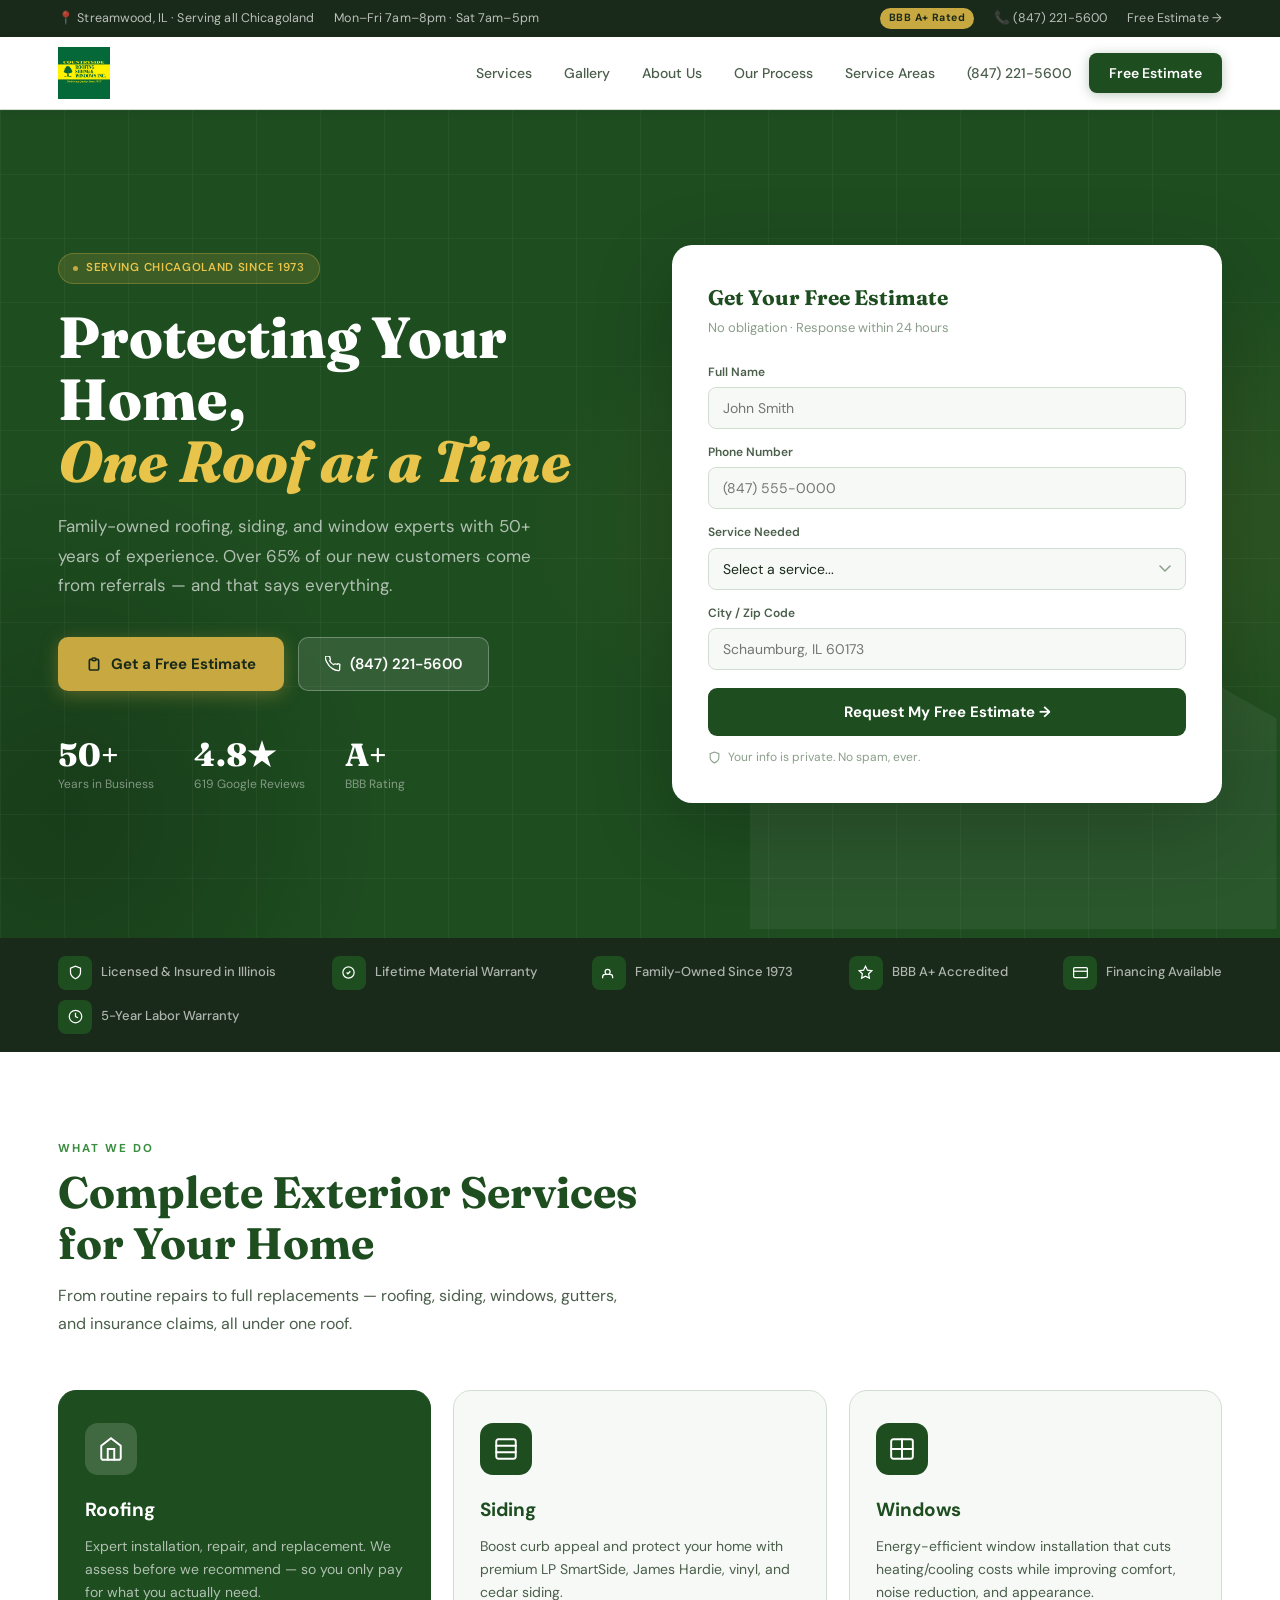
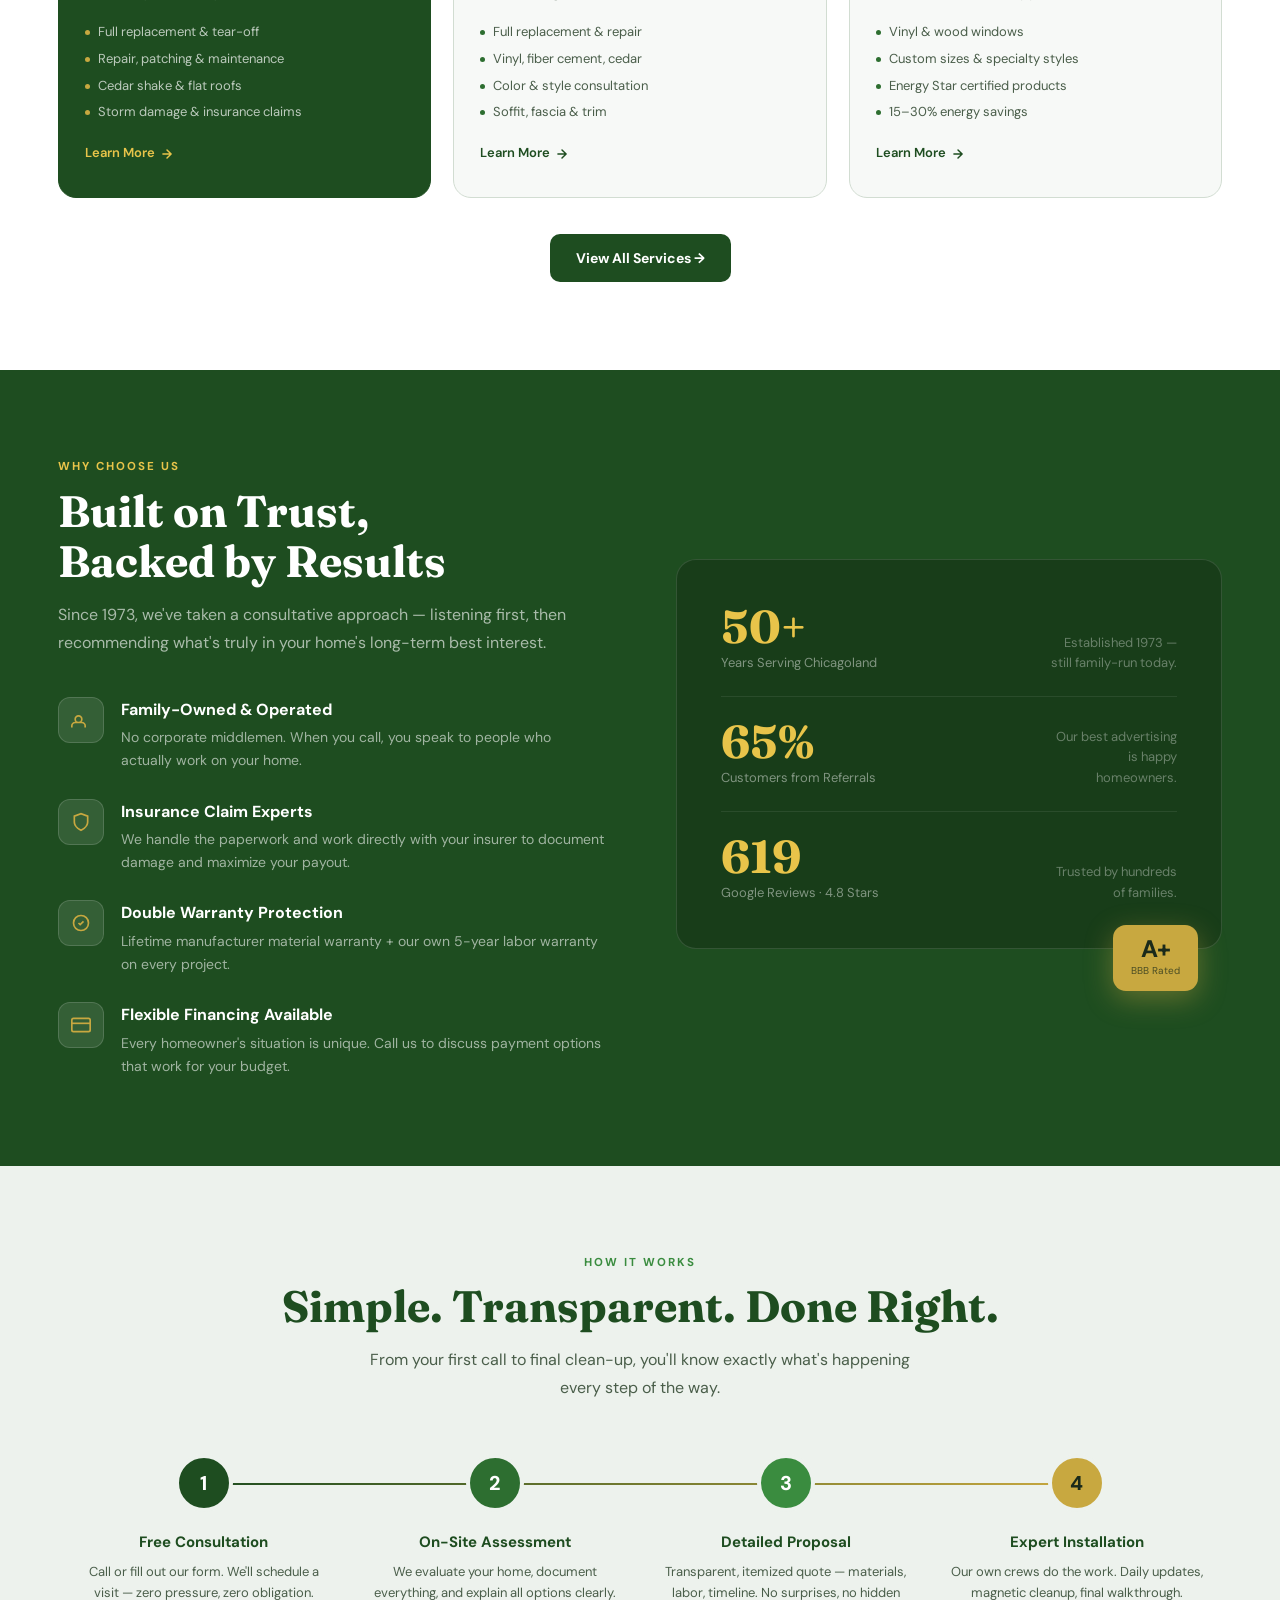
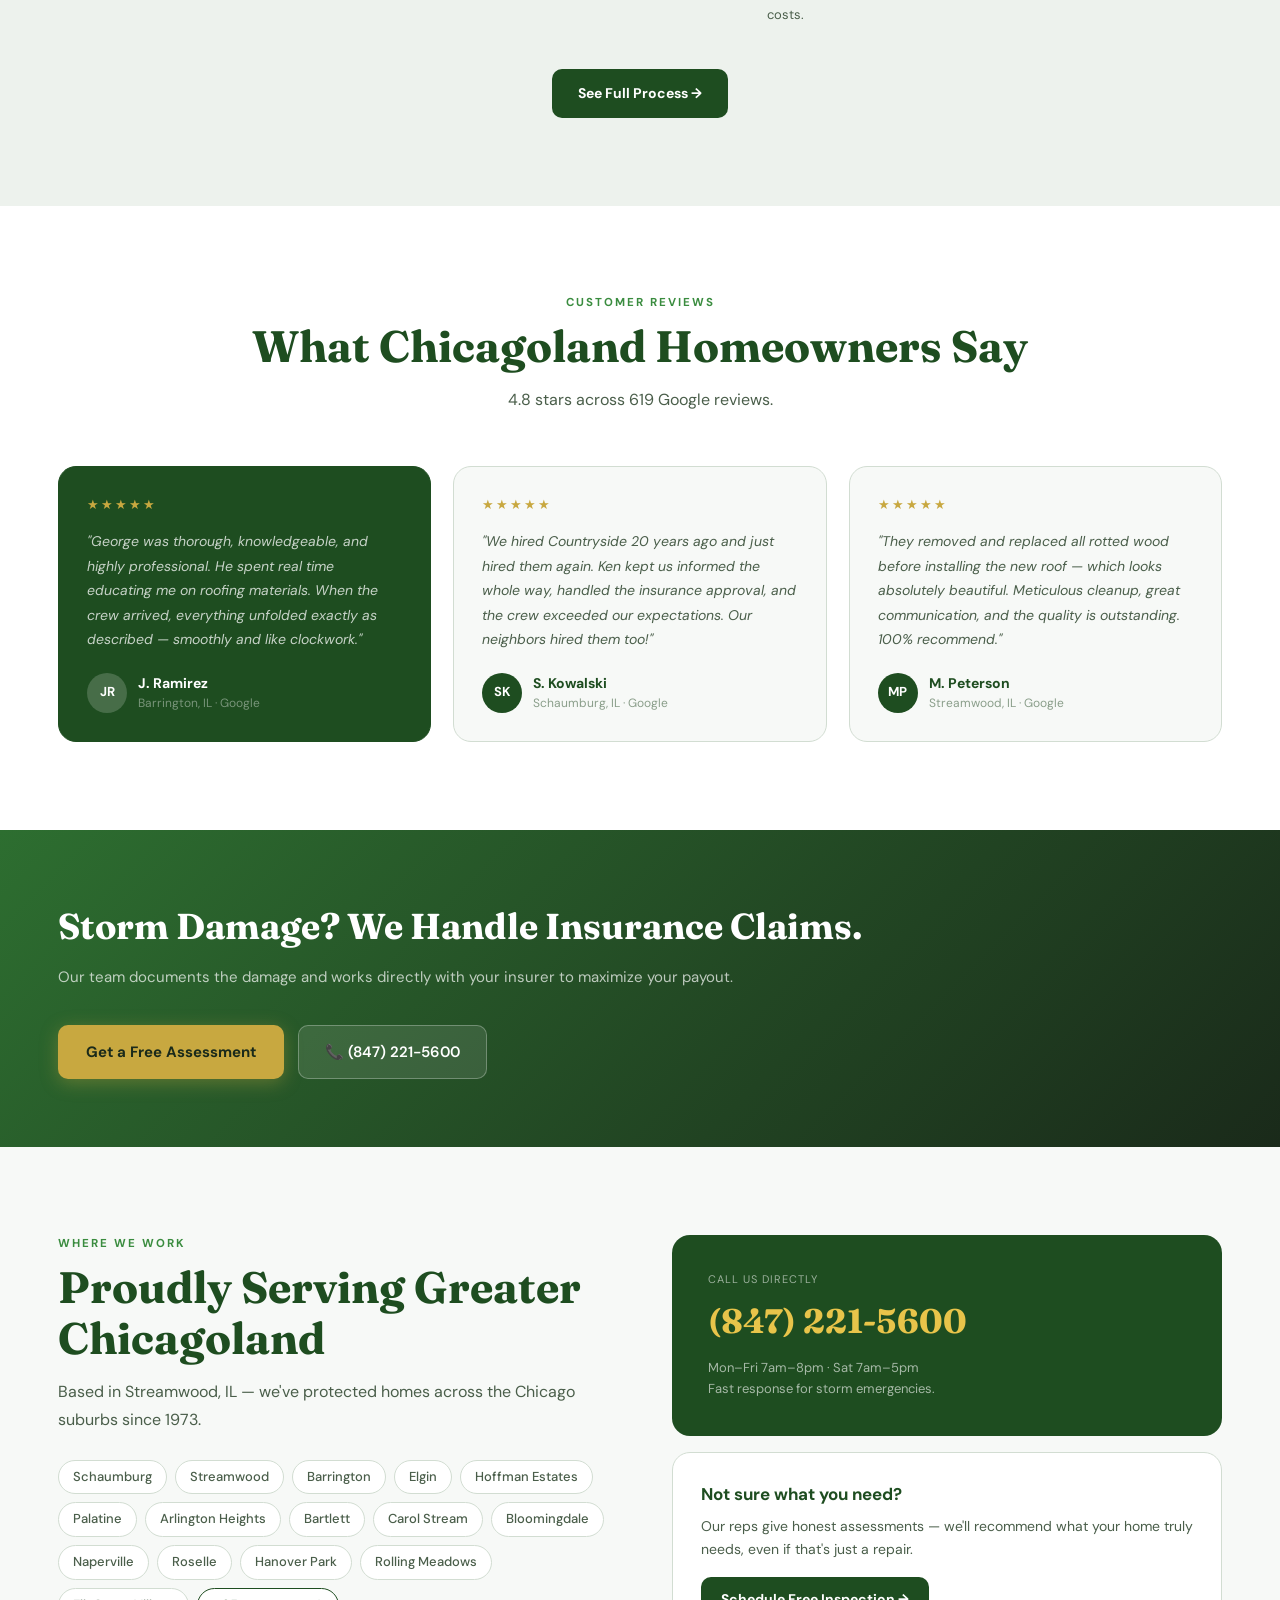
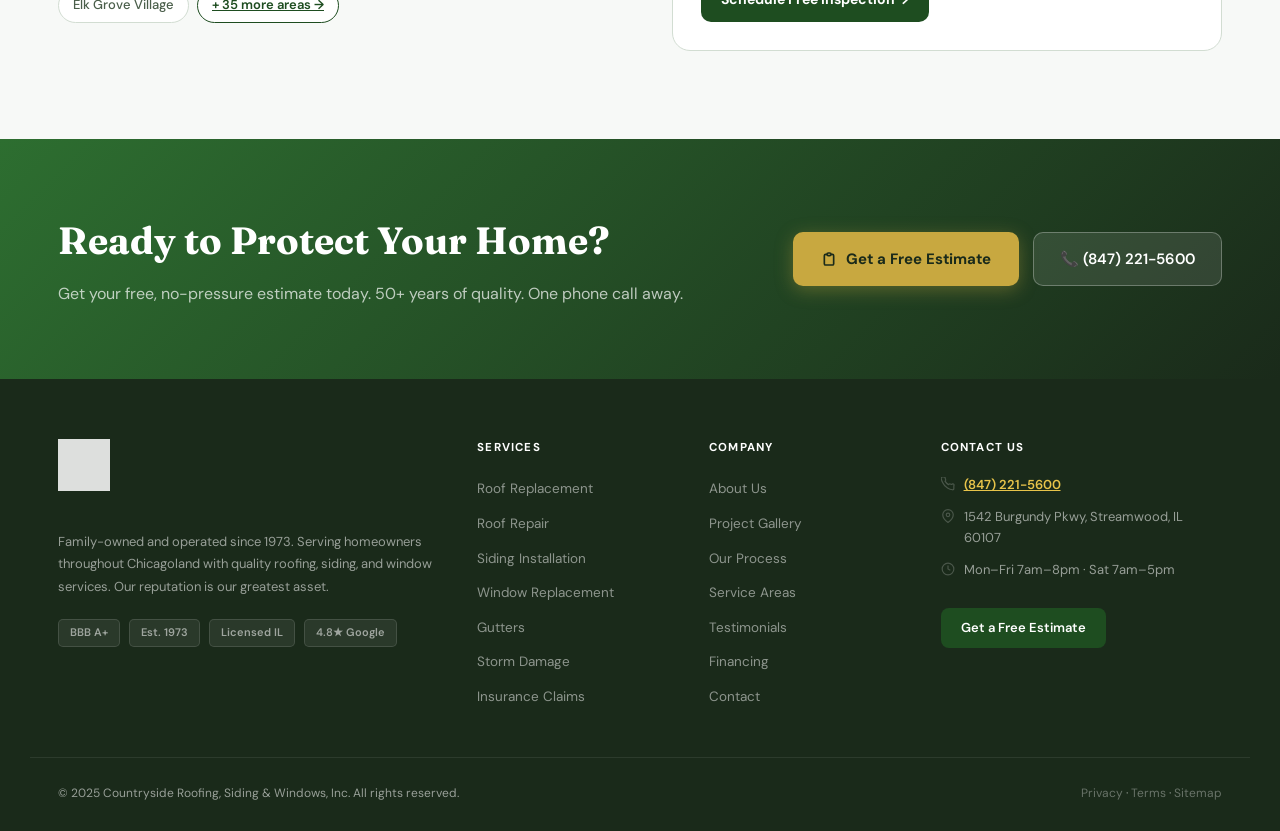
<file: index.html>
<!DOCTYPE html>
<html lang="en">
<head>
<meta charset="UTF-8"/><meta name="viewport" content="width=device-width,initial-scale=1.0"/>
<title>Countryside Roofing, Siding &amp; Windows | Since 1973 | Streamwood, IL</title>
<link href="https://fonts.googleapis.com/css2?family=Fraunces:ital,opsz,wght@0,9..144,700;0,9..144,800;1,9..144,700&family=DM+Sans:wght@400;500;600;700&display=swap" rel="stylesheet"/>
<link rel="stylesheet" href="css/shared.css"/>
<style>
/* ── HERO ── */
.hero {
  background: var(--green);
  min-height: 92vh;
  display: flex; align-items: center;
  position: relative; overflow: hidden;
}
.hero-bg {
  position: absolute; inset: 0;
  background:
    radial-gradient(ellipse 65% 55% at 80% 50%, rgba(200,168,64,.15) 0%, transparent 60%),
    radial-gradient(ellipse 45% 75% at 5% 85%, rgba(0,0,0,.22) 0%, transparent 55%);
}
.hero-grid {
  position: absolute; inset: 0;
  background-image:
    linear-gradient(rgba(255,255,255,.04) 1px, transparent 1px),
    linear-gradient(90deg, rgba(255,255,255,.04) 1px, transparent 1px);
  background-size: 64px 64px;
}
.hero-roof-deco {
  position: absolute; bottom: 0; right: -40px;
  width: 48%; opacity: .055; pointer-events: none;
}
.hero-in {
  max-width: 1220px; margin: 0 auto; padding: 88px 28px;
  display: grid; grid-template-columns: 1fr 1fr; gap: 64px;
  align-items: center; position: relative; z-index: 2; width: 100%;
}
.hero-eyebrow {
  display: inline-flex; align-items: center; gap: 8px;
  background: rgba(200,168,64,.18); border: 1px solid rgba(200,168,64,.35);
  color: var(--gold2); font-size: 11.5px; font-weight: 600;
  padding: 5px 14px; border-radius: 20px;
  letter-spacing: .06em; text-transform: uppercase; margin-bottom: 22px;
}
.hero-dot { width: 5px; height: 5px; background: var(--gold); border-radius: 50%; }
.hero-h1 {
  font-family: 'Fraunces', serif;
  font-size: clamp(34px, 4.8vw, 58px);
  font-weight: 800; color: var(--white); line-height: 1.07; margin-bottom: 20px;
}
.hero-h1 em { font-style: italic; color: var(--gold2); }
.hero-sub {
  font-size: 17px; color: rgba(255,255,255,.65);
  line-height: 1.75; margin-bottom: 36px; max-width: 500px;
}
.hero-btns { display: flex; gap: 14px; flex-wrap: wrap; margin-bottom: 48px; }
.hero-stats { display: flex; gap: 40px; }
.hs-n {
  font-family: 'Fraunces', serif; font-size: 32px; font-weight: 800;
  color: var(--white); line-height: 1;
}
.hs-l { font-size: 12px; color: rgba(255,255,255,.45); margin-top: 4px; }

/* LEAD FORM CARD */
.lead-card {
  background: var(--white); border-radius: 20px;
  padding: 36px; box-shadow: 0 24px 80px rgba(0,0,0,.22);
}
.lc-title { font-family: 'Fraunces', serif; font-size: 21px; font-weight: 700; color: var(--green); margin-bottom: 4px; }
.lc-sub { font-size: 13px; color: var(--g4); margin-bottom: 24px; }
.form-group { margin-bottom: 14px; }
.form-label { font-size: 12px; font-weight: 600; color: var(--g6); display: block; margin-bottom: 5px; }
.form-input {
  width: 100%; padding: 11px 14px; border: 1.5px solid var(--g2);
  border-radius: 8px; font-size: 14px; font-family: 'DM Sans', sans-serif;
  color: var(--g8); background: var(--off); outline: none; transition: border-color .2s;
}
.form-input:focus { border-color: var(--green); background: white; }
.form-select {
  width: 100%; padding: 11px 14px; border: 1.5px solid var(--g2);
  border-radius: 8px; font-size: 14px; font-family: 'DM Sans', sans-serif;
  color: var(--g8); background: var(--off); outline: none; cursor: pointer;
  appearance: none;
  background-image: url("data:image/svg+xml,%3Csvg xmlns='http://www.w3.org/2000/svg' width='12' height='8'%3E%3Cpath d='M1 1l5 5 5-5' stroke='%238a9e8a' stroke-width='1.5' fill='none' stroke-linecap='round'/%3E%3C/svg%3E");
  background-repeat: no-repeat; background-position: right 14px center;
}
.form-submit {
  width: 100%; background: var(--green); color: white;
  padding: 14px; border: none; border-radius: 9px;
  font-size: 15px; font-weight: 700; font-family: 'DM Sans', sans-serif;
  cursor: pointer; transition: background .2s; margin-top: 4px;
}
.form-submit:hover { background: var(--green2); }
.form-note {
  display: flex; align-items: center; gap: 7px;
  margin-top: 12px; font-size: 12px; color: var(--g4);
}

/* ── SERVICES GRID ── */
.svc-cards { display: grid; grid-template-columns: repeat(3, 1fr); gap: 22px; }
.svc-card {
  background: var(--off); border-radius: 18px; padding: 32px 26px;
  border: 1px solid var(--g2); transition: var(--transition);
  text-decoration: none; color: inherit; display: block; position: relative; overflow: hidden;
}
.svc-card::before {
  content: ''; position: absolute; top: 0; left: 0;
  width: 4px; height: 100%; background: var(--green);
  transform: scaleY(0); transition: transform .3s; transform-origin: bottom;
}
.svc-card:hover { transform: translateY(-5px); box-shadow: var(--shadow-lg); border-color: var(--green); }
.svc-card:hover::before { transform: scaleY(1); }
.svc-card.featured { background: var(--green); border-color: var(--green); }
.svc-card.featured::before { background: var(--gold); }
.svc-card-ico {
  width: 52px; height: 52px; background: var(--green);
  border-radius: 13px; display: flex; align-items: center; justify-content: center; margin-bottom: 20px;
}
.svc-card.featured .svc-card-ico { background: rgba(255,255,255,.15); }
.svc-card-name { font-size: 19px; font-weight: 700; color: var(--green); margin-bottom: 9px; }
.svc-card.featured .svc-card-name { color: white; }
.svc-card-desc { font-size: 14px; color: var(--g6); line-height: 1.65; margin-bottom: 18px; }
.svc-card.featured .svc-card-desc { color: rgba(255,255,255,.65); }
.svc-card-list { list-style: none; display: flex; flex-direction: column; gap: 6px; }
.svc-card-list li { font-size: 13px; color: var(--g6); display: flex; align-items: center; gap: 8px; }
.svc-card.featured .svc-card-list li { color: rgba(255,255,255,.7); }
.svc-card-list li::before { content: ''; width: 5px; height: 5px; background: var(--green2); border-radius: 50%; flex-shrink: 0; }
.svc-card.featured .svc-card-list li::before { background: var(--gold); }
.svc-card-arrow {
  display: inline-flex; align-items: center; gap: 5px;
  margin-top: 20px; font-size: 13px; font-weight: 600; color: var(--green);
}
.svc-card.featured .svc-card-arrow { color: var(--gold2); }

/* ── WHY US ── */
.why-grid { display: grid; grid-template-columns: 1fr 1fr; gap: 72px; align-items: center; }
.why-feats { display: flex; flex-direction: column; gap: 26px; }
.why-feat { display: flex; gap: 17px; }
.why-feat-ico {
  width: 46px; height: 46px; background: rgba(255,255,255,.1);
  border: 1px solid rgba(255,255,255,.15); border-radius: 12px;
  display: flex; align-items: center; justify-content: center; flex-shrink: 0;
}
.why-feat-title { font-size: 16px; font-weight: 700; color: white; margin-bottom: 4px; }
.why-feat-text { font-size: 14px; color: rgba(255,255,255,.58); line-height: 1.65; }
.why-stats-box {
  background: rgba(0,0,0,.2); border-radius: 20px; padding: 44px;
  border: 1px solid rgba(255,255,255,.12); position: relative;
}
.why-stat-row {
  display: flex; justify-content: space-between; align-items: flex-end;
  padding-bottom: 22px; margin-bottom: 22px;
  border-bottom: 1px solid rgba(255,255,255,.08);
}
.why-stat-row:last-child { border-bottom: none; padding-bottom: 0; margin-bottom: 0; }
.why-stat-n {
  font-family: 'Fraunces', serif; font-size: 46px; font-weight: 700;
  color: var(--gold2); line-height: 1;
}
.why-stat-l { font-size: 13px; color: rgba(255,255,255,.45); margin-top: 3px; }
.why-stat-d { font-size: 13px; color: rgba(255,255,255,.35); max-width: 130px; text-align: right; }
.why-gold-badge {
  position: absolute; bottom: -14px; right: 24px;
  background: var(--gold); color: var(--charcoal);
  padding: 12px 18px; border-radius: 13px; text-align: center;
  box-shadow: 0 8px 28px rgba(200,168,64,.4);
}
.wgb-n { font-size: 24px; font-weight: 800; line-height: 1; }
.wgb-t { font-size: 10px; opacity: .72; margin-top: 2px; }

/* ── PROCESS STRIP ── */
.proc-steps { display: grid; grid-template-columns: repeat(4, 1fr); position: relative; }
.proc-steps::before {
  content: ''; position: absolute; top: 29px; left: 12.5%; right: 12.5%;
  height: 2px; background: linear-gradient(90deg, var(--green), var(--gold));
}
.proc-step { text-align: center; padding: 0 18px; }
.proc-num {
  width: 58px; height: 58px; border-radius: 50%;
  display: flex; align-items: center; justify-content: center;
  font-size: 20px; font-weight: 800; color: white;
  margin: 0 auto 18px; position: relative; z-index: 1;
  border: 4px solid var(--g1);
}
.proc-step:nth-child(1) .proc-num { background: var(--green); }
.proc-step:nth-child(2) .proc-num { background: var(--green2); }
.proc-step:nth-child(3) .proc-num { background: var(--green3); }
.proc-step:nth-child(4) .proc-num { background: var(--gold); color: var(--charcoal); }
.proc-title { font-size: 15px; font-weight: 700; color: var(--green); margin-bottom: 7px; }
.proc-desc { font-size: 13px; color: var(--g6); line-height: 1.65; }

/* ── TESTIMONIALS ── */
.testi-grid { display: grid; grid-template-columns: repeat(3, 1fr); gap: 22px; }
.testi-card {
  background: var(--off); border-radius: 18px; padding: 28px;
  border: 1px solid var(--g2); display: flex; flex-direction: column;
}
.testi-card.featured { background: var(--green); border-color: var(--green); }
.testi-stars { color: var(--gold); font-size: 13px; letter-spacing: 2px; margin-bottom: 14px; }
.testi-text {
  font-size: 14px; color: var(--g6); line-height: 1.75;
  font-style: italic; flex: 1; margin-bottom: 20px;
}
.testi-card.featured .testi-text { color: rgba(255,255,255,.75); }
.testi-author { display: flex; align-items: center; gap: 11px; }
.testi-av {
  width: 40px; height: 40px; border-radius: 50%;
  background: var(--green); color: white;
  display: flex; align-items: center; justify-content: center;
  font-weight: 700; font-size: 13px; flex-shrink: 0;
}
.testi-card.featured .testi-av { background: rgba(255,255,255,.18); }
.testi-name { font-weight: 700; font-size: 14px; color: var(--green); }
.testi-card.featured .testi-name { color: white; }
.testi-loc { font-size: 12px; color: var(--g4); }
.testi-card.featured .testi-loc { color: rgba(255,255,255,.4); }

/* ── STORM BAND ── */
.storm-band {
  background: linear-gradient(135deg, var(--green2), var(--charcoal));
  padding: 68px 0;
}
.storm-in {
  max-width: 1220px; margin: 0 auto; padding: 0 28px;
  display: flex; justify-content: space-between; align-items: center;
  gap: 36px; flex-wrap: wrap;
}
.storm-title {
  font-family: 'Fraunces', serif;
  font-size: clamp(22px, 3vw, 36px); font-weight: 700; color: white; margin-bottom: 9px;
}
.storm-sub { font-size: 15px; color: rgba(255,255,255,.7); }
.storm-btns { display: flex; gap: 14px; flex-wrap: wrap; }

/* ── AREAS STRIP ── */
.areas-grid { display: grid; grid-template-columns: 1fr 1fr; gap: 64px; align-items: start; }
.area-tags { display: flex; flex-wrap: wrap; gap: 8px; margin-top: 26px; }
.area-tag {
  background: white; border: 1px solid var(--g2); color: var(--g6);
  padding: 6px 14px; border-radius: 20px; font-size: 13px; font-weight: 500;
  transition: var(--transition);
}
.area-tag:hover { border-color: var(--green); color: var(--green); }
.phone-box {
  background: var(--green); border-radius: 18px; padding: 36px; color: white; margin-bottom: 16px;
}
.pb-label { font-size: 11px; opacity: .55; text-transform: uppercase; letter-spacing: 1px; margin-bottom: 5px; }
.pb-num {
  font-family: 'Fraunces', serif; font-size: 34px; font-weight: 700; color: var(--gold2); margin-bottom: 9px;
}
.pb-hours { font-size: 13px; opacity: .6; line-height: 1.65; }
.soft-cta { background: white; border-radius: 18px; padding: 28px; border: 1px solid var(--g2); }
.sc-title { font-size: 17px; font-weight: 700; color: var(--green); margin-bottom: 7px; }
.sc-text { font-size: 14px; color: var(--g6); line-height: 1.65; margin-bottom: 16px; }

@media (max-width: 1024px) {
  .hero-in { grid-template-columns: 1fr; gap: 44px; }
  .svc-cards { grid-template-columns: 1fr 1fr; }
  .why-grid { grid-template-columns: 1fr; gap: 44px; }
  .areas-grid { grid-template-columns: 1fr; }
}
@media (max-width: 768px) {
  .hero-in { padding: 60px 24px; }
  .hero-stats { gap: 22px; }
  .svc-cards { grid-template-columns: 1fr; }
  .proc-steps { grid-template-columns: 1fr 1fr; }
  .proc-steps::before { display: none; }
  .testi-grid { grid-template-columns: 1fr; }
  .storm-in { flex-direction: column; }
}
</style>
</head>
<body data-page="home">
<div id="topbar-mount"></div>
<div id="nav-mount"></div>

<!-- ── HERO ── -->
<section class="hero" id="home">
  <div class="hero-bg"></div>
  <div class="hero-grid"></div>
  <svg class="hero-roof-deco" viewBox="0 0 700 450" fill="white" xmlns="http://www.w3.org/2000/svg">
    <polygon points="350,30 650,200 650,440 50,440 50,200"/>
    <rect x="265" y="272" width="170" height="168" fill="rgba(255,255,255,.5)"/>
    <rect x="100" y="248" width="100" height="100" fill="rgba(255,255,255,.35)"/>
    <rect x="500" y="248" width="100" height="100" fill="rgba(255,255,255,.35)"/>
  </svg>

  <div class="hero-in">
    <!-- LEFT: Copy -->
    <div class="fade-up">
      <div class="hero-eyebrow"><span class="hero-dot"></span>Serving Chicagoland Since 1973</div>
      <h1 class="hero-h1">Protecting Your Home,<br/><em>One Roof at a Time</em></h1>
      <p class="hero-sub">Family-owned roofing, siding, and window experts with 50+ years of experience. Over 65% of our new customers come from referrals — and that says everything.</p>
      <div class="hero-btns">
        <a href="#estimate" class="btn-primary">
          <svg width="16" height="16" viewBox="0 0 24 24" fill="none" stroke="currentColor" stroke-width="2.5" stroke-linecap="round"><path d="M9 5H7a2 2 0 00-2 2v12a2 2 0 002 2h10a2 2 0 002-2V7a2 2 0 00-2-2h-2M9 5a2 2 0 002 2h2a2 2 0 002-2M9 5a2 2 0 012-2h2a2 2 0 012 2"/></svg>
          Get a Free Estimate
        </a>
        <a href="tel:8472215600" class="btn-outline">
          <svg width="16" height="16" viewBox="0 0 24 24" fill="none" stroke="currentColor" stroke-width="2"><path d="M22 16.92v3a2 2 0 01-2.18 2 19.79 19.79 0 01-8.63-3.07A19.5 19.5 0 013.07 9.8 19.79 19.79 0 01.22 1.18 2 2 0 012.22 0h3a2 2 0 012 1.72c.127.96.361 1.903.7 2.81a2 2 0 01-.45 2.11L6.91 7.09a16 16 0 006 6l.66-.66a2 2 0 012.11-.45c.907.339 1.85.573 2.81.7A2 2 0 0122 14.92z"/></svg>
          (847) 221-5600
        </a>
      </div>
      <div class="hero-stats">
        <div><div class="hs-n">50+</div><div class="hs-l">Years in Business</div></div>
        <div><div class="hs-n">4.8★</div><div class="hs-l">619 Google Reviews</div></div>
        <div><div class="hs-n">A+</div><div class="hs-l">BBB Rating</div></div>
      </div>
    </div>

    <!-- RIGHT: Lead Form -->
    <div class="lead-card fade-up fade-up-2" id="estimate">
      <div class="lc-title">Get Your Free Estimate</div>
      <div class="lc-sub">No obligation · Response within 24 hours</div>
      <div class="form-group">
        <label class="form-label">Full Name</label>
        <input class="form-input" type="text" placeholder="John Smith"/>
      </div>
      <div class="form-group">
        <label class="form-label">Phone Number</label>
        <input class="form-input" type="tel" placeholder="(847) 555-0000"/>
      </div>
      <div class="form-group">
        <label class="form-label">Service Needed</label>
        <select class="form-select">
          <option value="">Select a service...</option>
          <option>Roof Repair or Replacement</option>
          <option>Siding Installation</option>
          <option>Window Replacement</option>
          <option>Storm Damage / Insurance Claim</option>
          <option>Gutters</option>
          <option>Not sure — need an inspection</option>
        </select>
      </div>
      <div class="form-group">
        <label class="form-label">City / Zip Code</label>
        <input class="form-input" type="text" placeholder="Schaumburg, IL 60173"/>
      </div>
      <button class="form-submit" onclick="this.textContent='✓ Sent! We\'ll be in touch soon.';this.style.background='#2d6e30';this.disabled=true">
        Request My Free Estimate →
      </button>
      <div class="form-note">
        <svg width="13" height="13" viewBox="0 0 24 24" fill="none" stroke="#8a9e8a" stroke-width="2"><path d="M12 22s8-4 8-10V5l-8-3-8 3v7c0 6 8 10 8 10z"/></svg>
        Your info is private. No spam, ever.
      </div>
    </div>
  </div>
</section>

<div id="trust-bar-mount"></div>

<!-- ── SERVICES ── -->
<section class="section" id="services">
  <div class="con">
    <div class="sec-hdr">
      <div class="eyebrow">What We Do</div>
      <h2 class="section-title">Complete Exterior Services<br/>for Your Home</h2>
      <p class="section-sub">From routine repairs to full replacements — roofing, siding, windows, gutters, and insurance claims, all under one roof.</p>
    </div>
    <div class="svc-cards">
      <a href="services.html#roofing" class="svc-card featured">
        <div class="svc-card-ico">
          <svg width="26" height="26" viewBox="0 0 24 24" fill="none" stroke="white" stroke-width="1.8" stroke-linecap="round"><path d="M3 9l9-7 9 7v11a2 2 0 01-2 2H5a2 2 0 01-2-2z"/><polyline points="9 22 9 12 15 12 15 22"/></svg>
        </div>
        <div class="svc-card-name">Roofing</div>
        <div class="svc-card-desc">Expert installation, repair, and replacement. We assess before we recommend — so you only pay for what you actually need.</div>
        <ul class="svc-card-list">
          <li>Full replacement &amp; tear-off</li>
          <li>Repair, patching &amp; maintenance</li>
          <li>Cedar shake &amp; flat roofs</li>
          <li>Storm damage &amp; insurance claims</li>
        </ul>
        <div class="svc-card-arrow">Learn More <svg width="14" height="14" viewBox="0 0 24 24" fill="none" stroke="currentColor" stroke-width="2.5" stroke-linecap="round"><path d="M5 12h14M12 5l7 7-7 7"/></svg></div>
      </a>
      <a href="services.html#siding" class="svc-card">
        <div class="svc-card-ico">
          <svg width="26" height="26" viewBox="0 0 24 24" fill="none" stroke="white" stroke-width="1.8" stroke-linecap="round"><rect x="3" y="3" width="18" height="18" rx="2"/><line x1="3" y1="9" x2="21" y2="9"/><line x1="3" y1="15" x2="21" y2="15"/></svg>
        </div>
        <div class="svc-card-name">Siding</div>
        <div class="svc-card-desc">Boost curb appeal and protect your home with premium LP SmartSide, James Hardie, vinyl, and cedar siding.</div>
        <ul class="svc-card-list">
          <li>Full replacement &amp; repair</li>
          <li>Vinyl, fiber cement, cedar</li>
          <li>Color &amp; style consultation</li>
          <li>Soffit, fascia &amp; trim</li>
        </ul>
        <div class="svc-card-arrow">Learn More <svg width="14" height="14" viewBox="0 0 24 24" fill="none" stroke="currentColor" stroke-width="2.5" stroke-linecap="round"><path d="M5 12h14M12 5l7 7-7 7"/></svg></div>
      </a>
      <a href="services.html#windows" class="svc-card">
        <div class="svc-card-ico">
          <svg width="26" height="26" viewBox="0 0 24 24" fill="none" stroke="white" stroke-width="1.8" stroke-linecap="round"><rect x="2" y="3" width="20" height="18" rx="2"/><line x1="12" y1="3" x2="12" y2="21"/><line x1="2" y1="12" x2="22" y2="12"/></svg>
        </div>
        <div class="svc-card-name">Windows</div>
        <div class="svc-card-desc">Energy-efficient window installation that cuts heating/cooling costs while improving comfort, noise reduction, and appearance.</div>
        <ul class="svc-card-list">
          <li>Vinyl &amp; wood windows</li>
          <li>Custom sizes &amp; specialty styles</li>
          <li>Energy Star certified products</li>
          <li>15–30% energy savings</li>
        </ul>
        <div class="svc-card-arrow">Learn More <svg width="14" height="14" viewBox="0 0 24 24" fill="none" stroke="currentColor" stroke-width="2.5" stroke-linecap="round"><path d="M5 12h14M12 5l7 7-7 7"/></svg></div>
      </a>
    </div>
    <div style="text-align:center;margin-top:36px">
      <a href="services.html" class="btn-green">View All Services →</a>
    </div>
  </div>
</section>

<!-- ── WHY US ── -->
<section class="section bg-green" id="why">
  <div class="con">
    <div class="why-grid">
      <div>
        <div class="eyebrow light">Why Choose Us</div>
        <h2 class="section-title light">Built on Trust,<br/>Backed by Results</h2>
        <p class="section-sub light" style="margin-bottom:40px">Since 1973, we've taken a consultative approach — listening first, then recommending what's truly in your home's long-term best interest.</p>
        <div class="why-feats">
          <div class="why-feat">
            <div class="why-feat-ico"><svg width="20" height="20" viewBox="0 0 24 24" fill="none" stroke="#c8a840" stroke-width="2"><path d="M17 21v-2a4 4 0 00-4-4H5a4 4 0 00-4 4v2M9 7a4 4 0 100 8 4 4 0 000-8z"/></svg></div>
            <div>
              <div class="why-feat-title">Family-Owned &amp; Operated</div>
              <div class="why-feat-text">No corporate middlemen. When you call, you speak to people who actually work on your home.</div>
            </div>
          </div>
          <div class="why-feat">
            <div class="why-feat-ico"><svg width="20" height="20" viewBox="0 0 24 24" fill="none" stroke="#c8a840" stroke-width="2"><path d="M12 22s8-4 8-10V5l-8-3-8 3v7c0 6 8 10 8 10z"/></svg></div>
            <div>
              <div class="why-feat-title">Insurance Claim Experts</div>
              <div class="why-feat-text">We handle the paperwork and work directly with your insurer to document damage and maximize your payout.</div>
            </div>
          </div>
          <div class="why-feat">
            <div class="why-feat-ico"><svg width="20" height="20" viewBox="0 0 24 24" fill="none" stroke="#c8a840" stroke-width="2"><path d="M9 12l2 2 4-4m6 2a9 9 0 11-18 0 9 9 0 0118 0z"/></svg></div>
            <div>
              <div class="why-feat-title">Double Warranty Protection</div>
              <div class="why-feat-text">Lifetime manufacturer material warranty + our own 5-year labor warranty on every project.</div>
            </div>
          </div>
          <div class="why-feat">
            <div class="why-feat-ico"><svg width="20" height="20" viewBox="0 0 24 24" fill="none" stroke="#c8a840" stroke-width="2"><rect x="1" y="4" width="22" height="16" rx="2"/><line x1="1" y1="10" x2="23" y2="10"/></svg></div>
            <div>
              <div class="why-feat-title">Flexible Financing Available</div>
              <div class="why-feat-text">Every homeowner's situation is unique. Call us to discuss payment options that work for your budget.</div>
            </div>
          </div>
        </div>
      </div>
      <div style="position:relative;padding-bottom:28px">
        <div class="why-stats-box">
          <div class="why-stat-row">
            <div><div class="why-stat-n">50+</div><div class="why-stat-l">Years Serving Chicagoland</div></div>
            <div class="why-stat-d">Established 1973 — still family-run today.</div>
          </div>
          <div class="why-stat-row">
            <div><div class="why-stat-n">65%</div><div class="why-stat-l">Customers from Referrals</div></div>
            <div class="why-stat-d">Our best advertising is happy homeowners.</div>
          </div>
          <div class="why-stat-row">
            <div><div class="why-stat-n">619</div><div class="why-stat-l">Google Reviews · 4.8 Stars</div></div>
            <div class="why-stat-d">Trusted by hundreds of families.</div>
          </div>
        </div>
        <div class="why-gold-badge"><div class="wgb-n">A+</div><div class="wgb-t">BBB Rated</div></div>
      </div>
    </div>
  </div>
</section>

<!-- ── PROCESS ── -->
<section class="section bg-g1" id="process">
  <div class="con">
    <div class="sec-hdr-c">
      <div class="eyebrow">How It Works</div>
      <h2 class="section-title">Simple. Transparent. Done Right.</h2>
      <p class="section-sub">From your first call to final clean-up, you'll know exactly what's happening every step of the way.</p>
    </div>
    <div class="proc-steps">
      <div class="proc-step"><div class="proc-num">1</div><div class="proc-title">Free Consultation</div><div class="proc-desc">Call or fill out our form. We'll schedule a visit — zero pressure, zero obligation.</div></div>
      <div class="proc-step"><div class="proc-num">2</div><div class="proc-title">On-Site Assessment</div><div class="proc-desc">We evaluate your home, document everything, and explain all options clearly.</div></div>
      <div class="proc-step"><div class="proc-num">3</div><div class="proc-title">Detailed Proposal</div><div class="proc-desc">Transparent, itemized quote — materials, labor, timeline. No surprises, no hidden costs.</div></div>
      <div class="proc-step"><div class="proc-num">4</div><div class="proc-title">Expert Installation</div><div class="proc-desc">Our own crews do the work. Daily updates, magnetic cleanup, final walkthrough.</div></div>
    </div>
    <div style="text-align:center;margin-top:44px">
      <a href="process.html" class="btn-green">See Full Process →</a>
    </div>
  </div>
</section>

<!-- ── TESTIMONIALS ── -->
<section class="section" id="reviews">
  <div class="con">
    <div class="sec-hdr-c">
      <div class="eyebrow">Customer Reviews</div>
      <h2 class="section-title">What Chicagoland Homeowners Say</h2>
      <p class="section-sub">4.8 stars across 619 Google reviews.</p>
    </div>
    <div class="testi-grid">
      <div class="testi-card featured">
        <div class="testi-stars">★★★★★</div>
        <div class="testi-text">"George was thorough, knowledgeable, and highly professional. He spent real time educating me on roofing materials. When the crew arrived, everything unfolded exactly as described — smoothly and like clockwork."</div>
        <div class="testi-author">
          <div class="testi-av">JR</div>
          <div><div class="testi-name">J. Ramirez</div><div class="testi-loc">Barrington, IL · Google</div></div>
        </div>
      </div>
      <div class="testi-card">
        <div class="testi-stars">★★★★★</div>
        <div class="testi-text">"We hired Countryside 20 years ago and just hired them again. Ken kept us informed the whole way, handled the insurance approval, and the crew exceeded our expectations. Our neighbors hired them too!"</div>
        <div class="testi-author">
          <div class="testi-av">SK</div>
          <div><div class="testi-name">S. Kowalski</div><div class="testi-loc">Schaumburg, IL · Google</div></div>
        </div>
      </div>
      <div class="testi-card">
        <div class="testi-stars">★★★★★</div>
        <div class="testi-text">"They removed and replaced all rotted wood before installing the new roof — which looks absolutely beautiful. Meticulous cleanup, great communication, and the quality is outstanding. 100% recommend."</div>
        <div class="testi-author">
          <div class="testi-av">MP</div>
          <div><div class="testi-name">M. Peterson</div><div class="testi-loc">Streamwood, IL · Google</div></div>
        </div>
      </div>
    </div>
  </div>
</section>

<!-- ── STORM BAND ── -->
<div class="storm-band">
  <div class="storm-in">
    <div>
      <div class="storm-title">Storm Damage? We Handle Insurance Claims.</div>
      <div class="storm-sub">Our team documents the damage and works directly with your insurer to maximize your payout.</div>
    </div>
    <div class="storm-btns">
      <a href="#estimate" class="btn-primary">Get a Free Assessment</a>
      <a href="tel:8472215600" class="btn-outline">📞 (847) 221-5600</a>
    </div>
  </div>
</div>

<!-- ── SERVICE AREAS ── -->
<section class="section bg-off" id="areas">
  <div class="con">
    <div class="areas-grid">
      <div>
        <div class="eyebrow">Where We Work</div>
        <h2 class="section-title">Proudly Serving Greater Chicagoland</h2>
        <p class="section-sub">Based in Streamwood, IL — we've protected homes across the Chicago suburbs since 1973.</p>
        <div class="area-tags">
          <span class="area-tag">Schaumburg</span>
          <span class="area-tag">Streamwood</span>
          <span class="area-tag">Barrington</span>
          <span class="area-tag">Elgin</span>
          <span class="area-tag">Hoffman Estates</span>
          <span class="area-tag">Palatine</span>
          <span class="area-tag">Arlington Heights</span>
          <span class="area-tag">Bartlett</span>
          <span class="area-tag">Carol Stream</span>
          <span class="area-tag">Bloomingdale</span>
          <span class="area-tag">Naperville</span>
          <span class="area-tag">Roselle</span>
          <span class="area-tag">Hanover Park</span>
          <span class="area-tag">Rolling Meadows</span>
          <span class="area-tag">Elk Grove Village</span>
          <a href="areas.html" class="area-tag" style="color:var(--green);font-weight:600;border-color:var(--green)">+ 35 more areas →</a>
        </div>
      </div>
      <div>
        <div class="phone-box">
          <div class="pb-label">Call Us Directly</div>
          <div class="pb-num">(847) 221-5600</div>
          <div class="pb-hours">Mon–Fri 7am–8pm · Sat 7am–5pm<br/>Fast response for storm emergencies.</div>
        </div>
        <div class="soft-cta">
          <div class="sc-title">Not sure what you need?</div>
          <p class="sc-text">Our reps give honest assessments — we'll recommend what your home truly needs, even if that's just a repair.</p>
          <a href="#estimate" class="btn-green" style="font-size:14px;padding:11px 20px">Schedule Free Inspection →</a>
        </div>
      </div>
    </div>
  </div>
</section>

<div id="cta-band-mount"
  data-title="Ready to Protect Your Home?"
  data-sub="Get your free, no-pressure estimate today. 50+ years of quality. One phone call away.">
</div>
<div id="footer-mount"></div>
<script src="js/shared.js"></script>
</body>
</html>
</file>
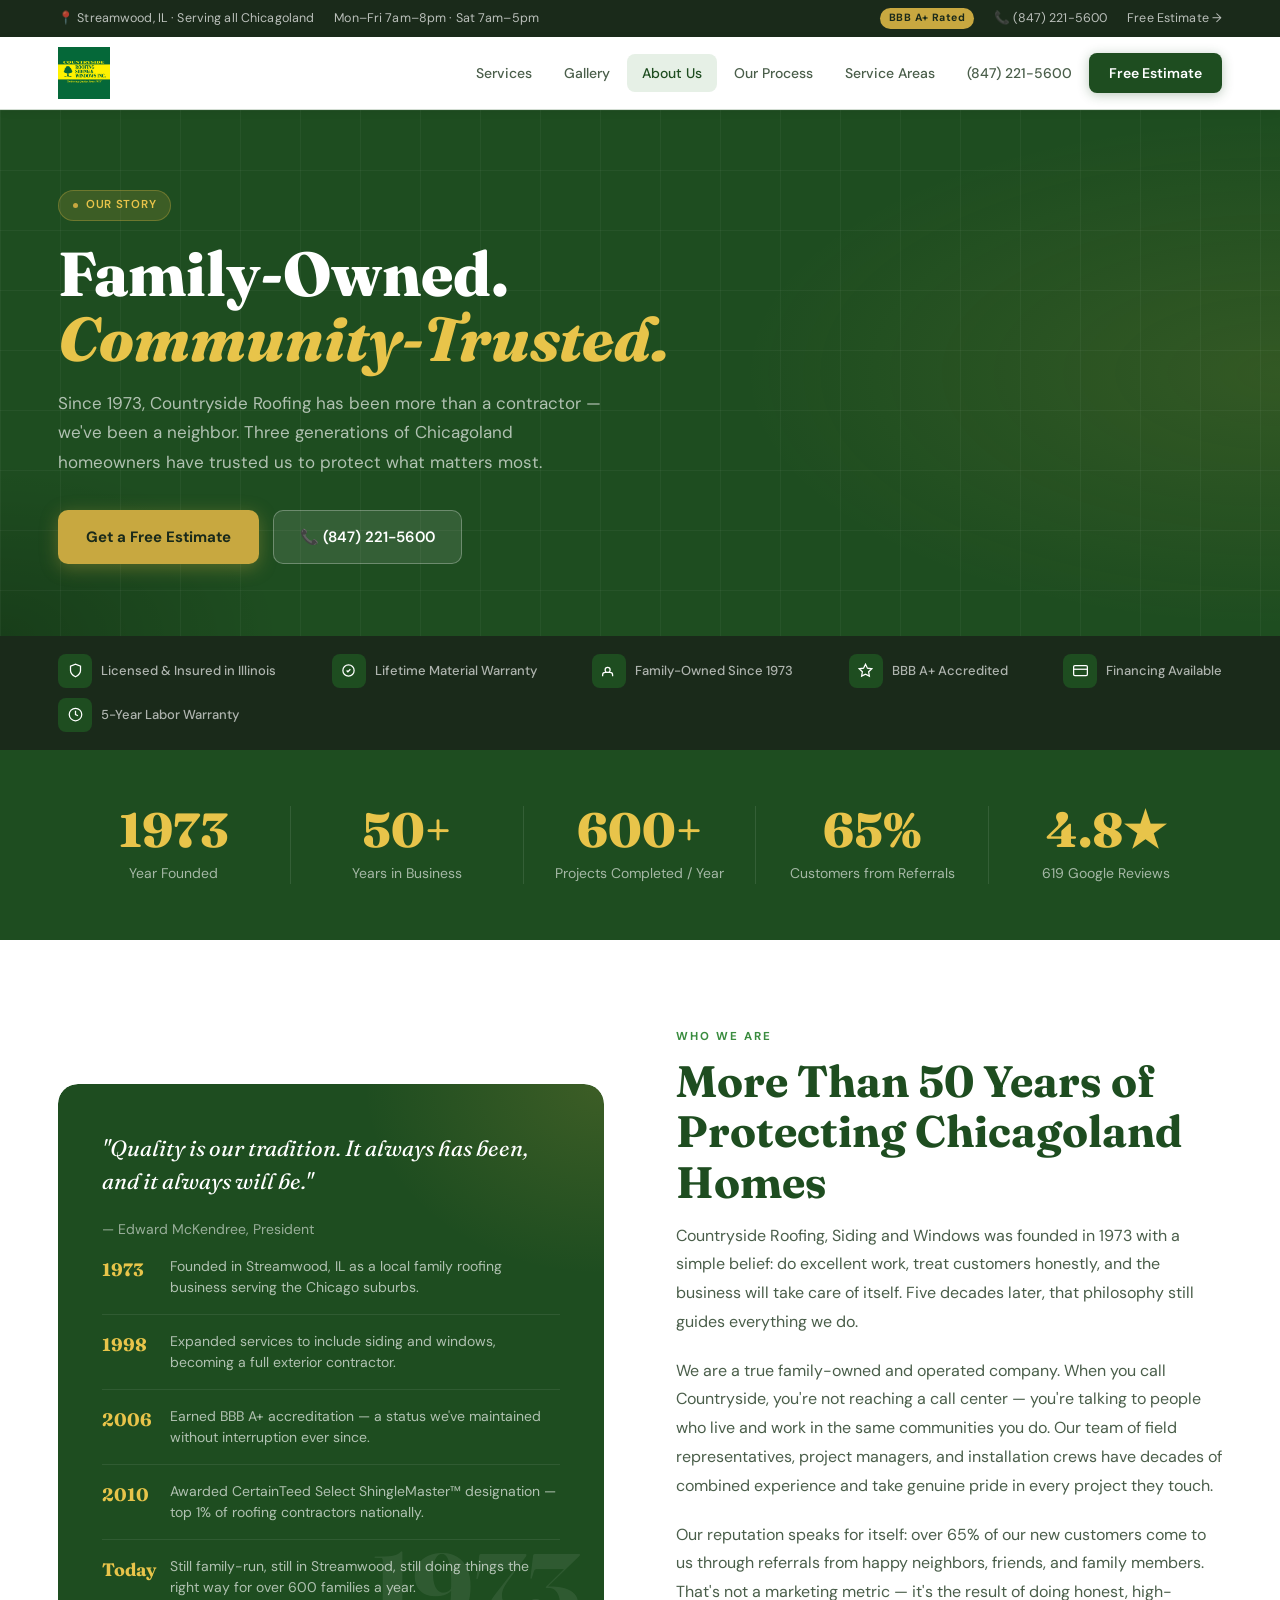
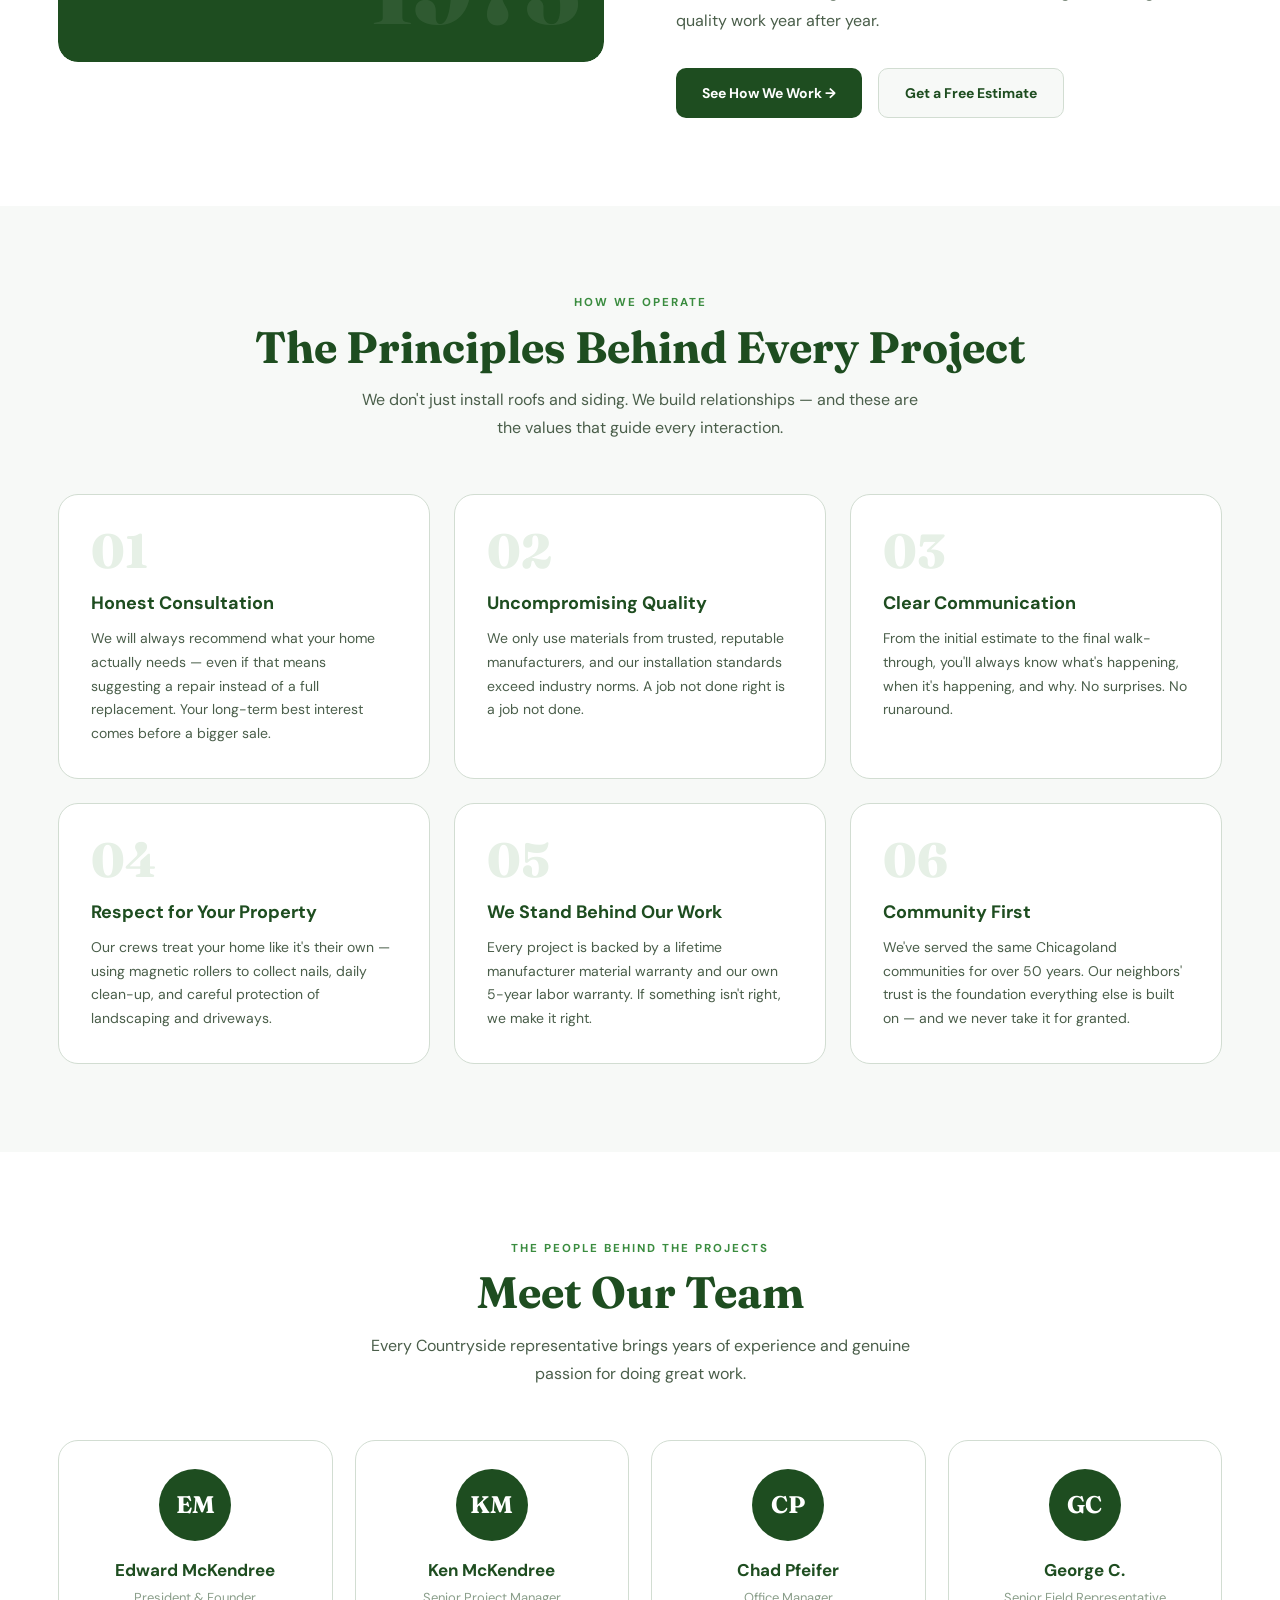
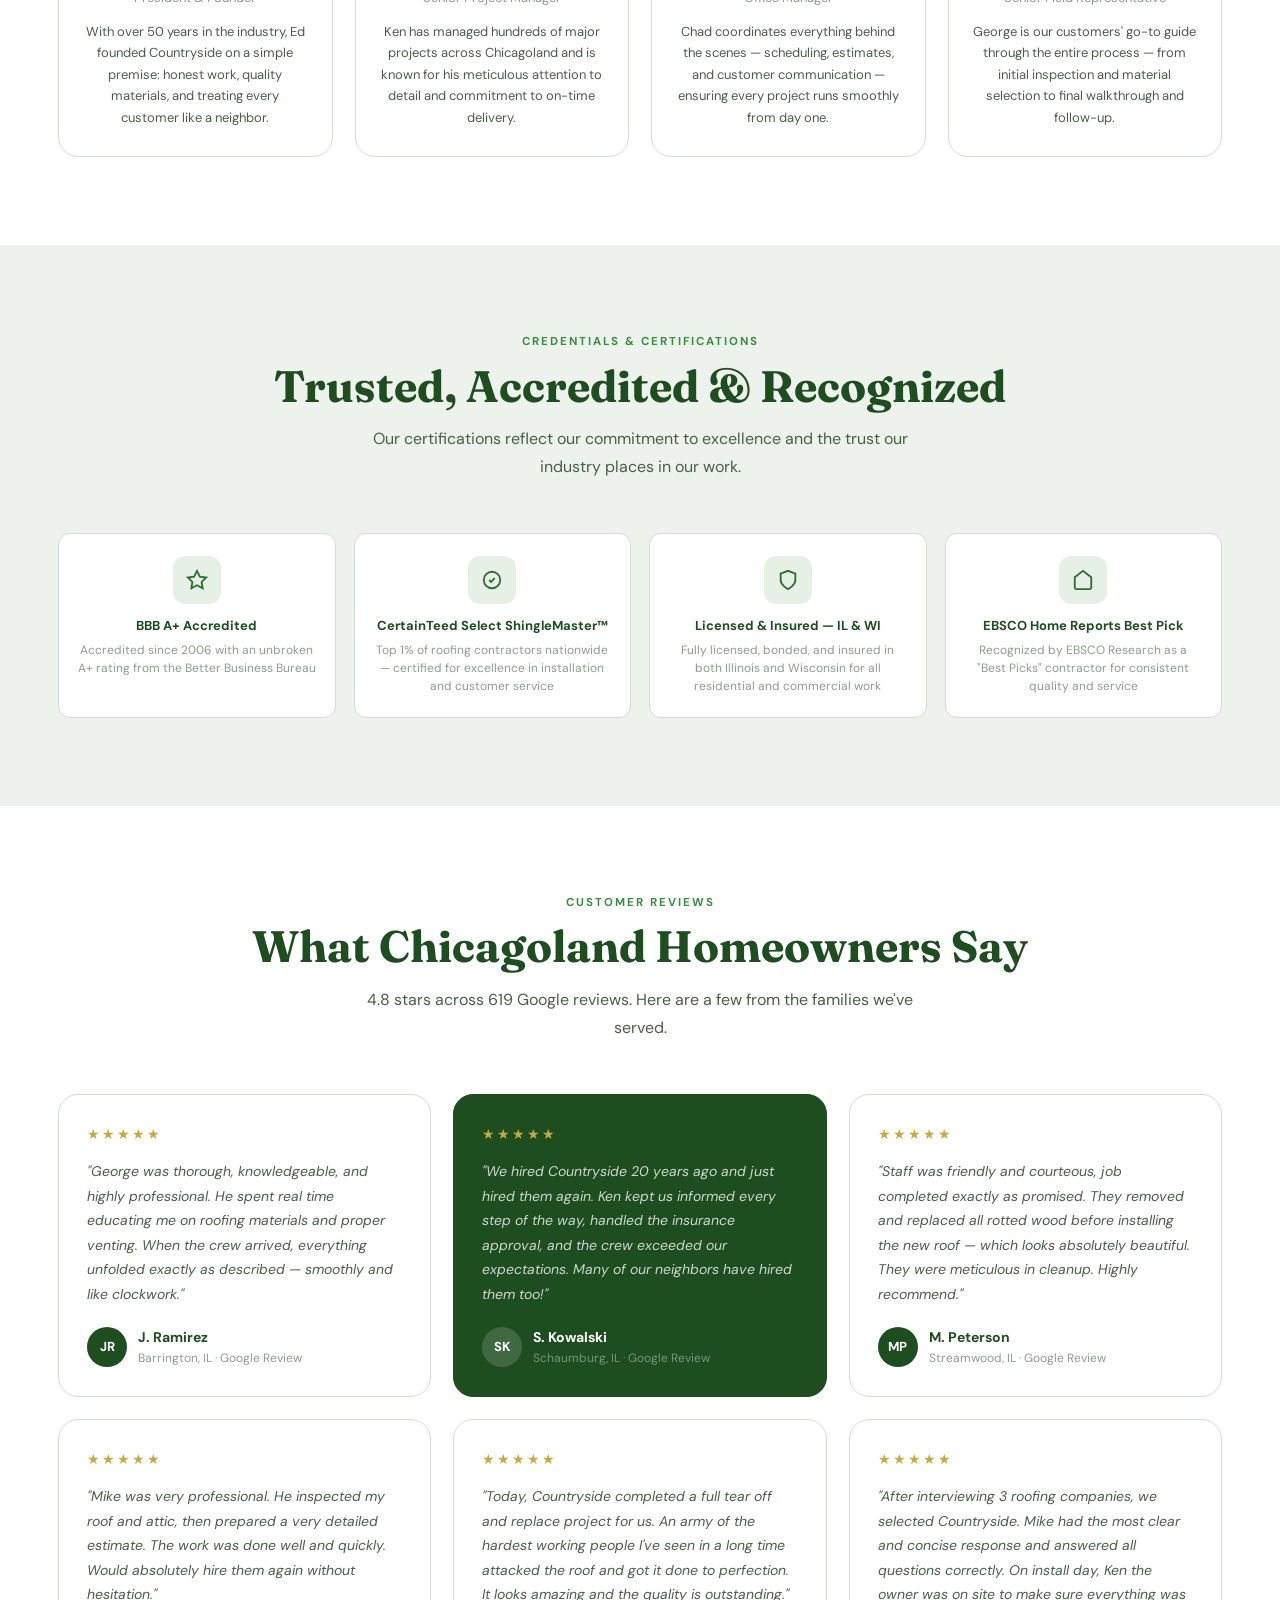
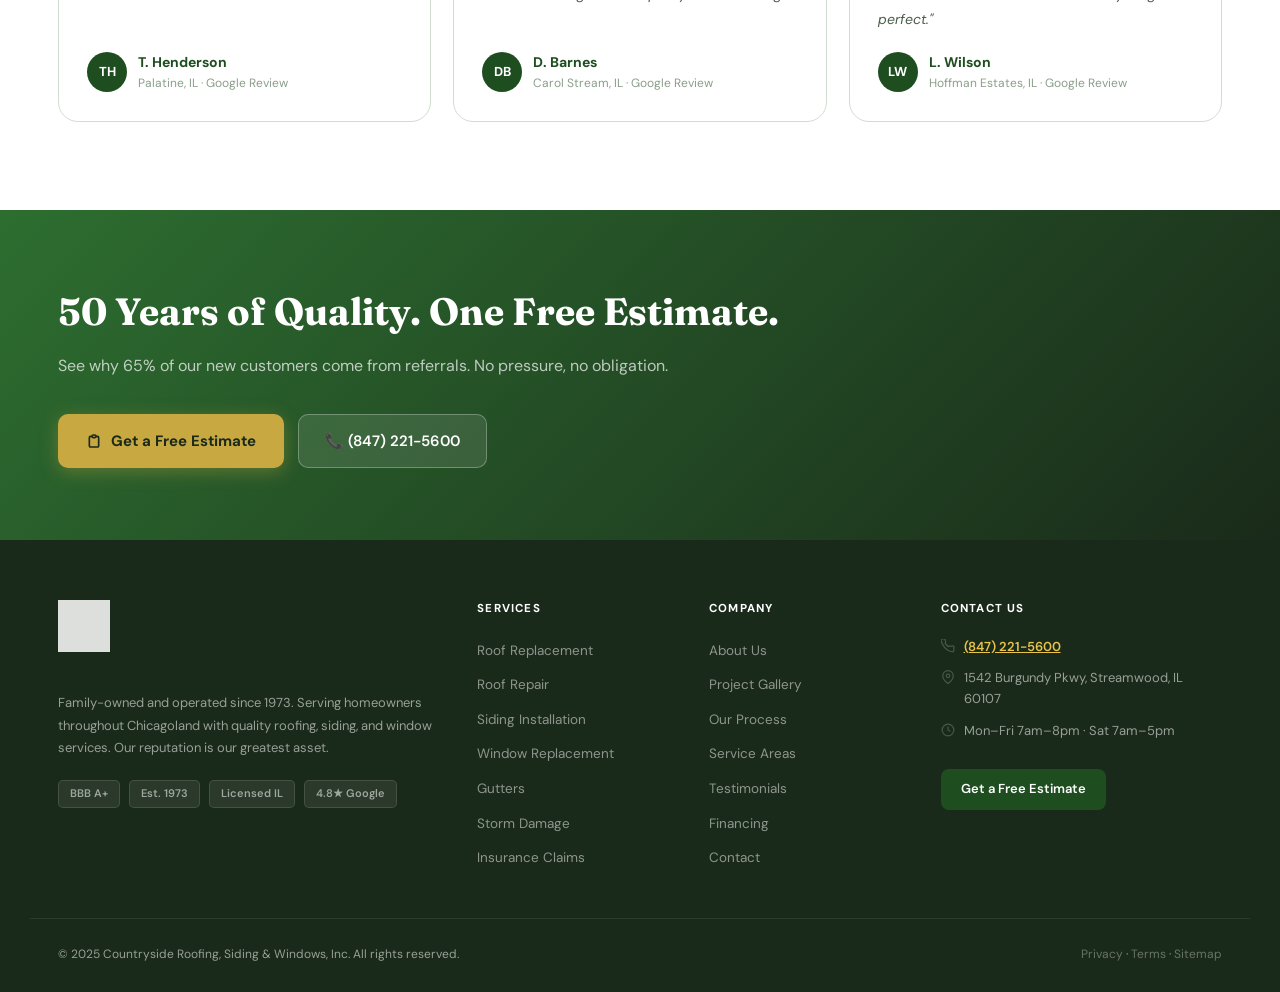
<file: about.html>
<!DOCTYPE html>
<html lang="en">
<head>
<meta charset="UTF-8"/><meta name="viewport" content="width=device-width,initial-scale=1.0"/>
<title>About Us | Countryside Roofing, Siding &amp; Windows</title>
<link href="https://fonts.googleapis.com/css2?family=Fraunces:ital,opsz,wght@0,9..144,700;0,9..144,800;1,9..144,700&family=DM+Sans:wght@400;500;600;700&display=swap" rel="stylesheet"/>
<link rel="stylesheet" href="css/shared.css"/>
<style>
/* ── STORY SECTION ── */
.story-grid { display: grid; grid-template-columns: 1fr 1fr; gap: 72px; align-items: center; }
.story-visual {
  position: relative; border-radius: var(--rl); overflow: hidden;
}
.story-box {
  background: var(--green); border-radius: var(--rl); padding: 48px 44px;
  position: relative; overflow: hidden; min-height: 480px;
  display: flex; flex-direction: column; justify-content: space-between;
}
.story-box::before {
  content: '';
  position: absolute; inset: 0;
  background: radial-gradient(ellipse 80% 60% at 100% 0%, rgba(200,168,64,.18) 0%, transparent 55%);
}
.story-year {
  font-family: 'Fraunces', serif;
  font-size: 100px; font-weight: 800;
  color: rgba(255,255,255,.08); line-height: 1;
  position: absolute; bottom: 24px; right: 24px;
  pointer-events: none;
}
.story-quote {
  font-family: 'Fraunces', serif; font-style: italic;
  font-size: 22px; color: var(--white); line-height: 1.5;
  margin-bottom: 20px; position: relative; z-index: 1;
}
.story-quote-author { font-size: 14px; color: rgba(255,255,255,.55); position: relative; z-index: 1; }
.story-milestones { display: flex; flex-direction: column; gap: 0; position: relative; z-index: 1; }
.milestone { display: flex; gap: 16px; align-items: flex-start; padding: 16px 0; border-bottom: 1px solid rgba(255,255,255,.08); }
.milestone:last-child { border-bottom: none; }
.milestone-year {
  font-family: 'Fraunces', serif; font-size: 18px; font-weight: 700;
  color: var(--gold2); min-width: 52px;
}
.milestone-text { font-size: 14px; color: rgba(255,255,255,.65); line-height: 1.5; }

/* ── VALUES ── */
.values-grid { display: grid; grid-template-columns: repeat(3, 1fr); gap: 24px; }
.value-card {
  background: var(--white); border-radius: var(--rl);
  border: 1px solid var(--g2); padding: 32px;
  transition: var(--transition); position: relative; overflow: hidden;
}
.value-card::after {
  content: '';
  position: absolute; top: 0; left: 0; right: 0; height: 3px;
  background: var(--green); transform: scaleX(0);
  transition: transform .3s; transform-origin: left;
}
.value-card:hover::after { transform: scaleX(1); }
.value-card:hover { box-shadow: var(--shadow-md); }
.value-num {
  font-family: 'Fraunces', serif; font-size: 48px; font-weight: 800;
  color: var(--green-lt); line-height: 1; margin-bottom: 14px;
}
.value-title { font-size: 18px; font-weight: 700; color: var(--green); margin-bottom: 9px; }
.value-text { font-size: 14px; color: var(--g6); line-height: 1.7; }

/* ── TEAM ── */
.team-grid { display: grid; grid-template-columns: repeat(4, 1fr); gap: 22px; }
.team-card {
  background: var(--white); border-radius: var(--rl);
  border: 1px solid var(--g2); padding: 28px 24px;
  text-align: center; transition: var(--transition);
}
.team-card:hover { border-color: var(--green); box-shadow: var(--shadow-md); transform: translateY(-3px); }
.team-avatar {
  width: 72px; height: 72px; border-radius: 50%;
  background: var(--green); color: white;
  display: flex; align-items: center; justify-content: center;
  font-family: 'Fraunces', serif; font-size: 24px; font-weight: 700;
  margin: 0 auto 16px;
}
.team-name { font-size: 17px; font-weight: 700; color: var(--green); margin-bottom: 4px; }
.team-role { font-size: 13px; color: var(--g4); margin-bottom: 12px; }
.team-bio { font-size: 13px; color: var(--g6); line-height: 1.65; }

/* ── STATS BAR ── */
.stats-bar { background: var(--green); padding: 56px 0; }
.stats-row { display: grid; grid-template-columns: repeat(5, 1fr); gap: 0; }
.stat-item { text-align: center; padding: 0 24px; border-right: 1px solid rgba(255,255,255,.1); }
.stat-item:last-child { border-right: none; }
.stat-big {
  font-family: 'Fraunces', serif; font-size: 48px; font-weight: 800;
  color: var(--gold2); line-height: 1; margin-bottom: 8px;
}
.stat-label { font-size: 14px; color: rgba(255,255,255,.6); }

/* ── REVIEWS ── */
.reviews-grid { display: grid; grid-template-columns: repeat(3, 1fr); gap: 22px; }
.review-card {
  background: var(--white); border-radius: var(--rl);
  border: 1px solid var(--g2); padding: 28px;
  transition: var(--transition); display: flex; flex-direction: column;
}
.review-card:hover { border-color: var(--green); box-shadow: var(--shadow-md); }
.review-stars { color: var(--gold); font-size: 14px; letter-spacing: 2px; margin-bottom: 14px; }
.review-text { font-size: 14px; color: var(--g6); line-height: 1.75; font-style: italic; flex: 1; margin-bottom: 20px; }
.review-author { display: flex; align-items: center; gap: 11px; }
.review-av {
  width: 40px; height: 40px; border-radius: 50%;
  background: var(--green); color: white;
  display: flex; align-items: center; justify-content: center;
  font-weight: 700; font-size: 13px; flex-shrink: 0;
}
.review-name { font-weight: 700; font-size: 14px; color: var(--green); }
.review-loc { font-size: 12px; color: var(--g4); }

/* ── CERTIFICATIONS ── */
.certs-grid { display: grid; grid-template-columns: repeat(4, 1fr); gap: 18px; }
.cert-card {
  background: var(--white); border: 1px solid var(--g2);
  border-radius: var(--r); padding: 22px 18px; text-align: center;
  transition: var(--transition);
}
.cert-card:hover { border-color: var(--green); box-shadow: var(--shadow-sm); }
.cert-ico {
  width: 48px; height: 48px; background: var(--green-lt);
  border-radius: 12px; display: flex; align-items: center; justify-content: center;
  margin: 0 auto 12px;
}
.cert-title { font-size: 13px; font-weight: 700; color: var(--green); margin-bottom: 4px; }
.cert-text { font-size: 12px; color: var(--g4); line-height: 1.5; }

@media (max-width: 1024px) {
  .story-grid, .values-grid { grid-template-columns: 1fr; }
  .team-grid { grid-template-columns: 1fr 1fr; }
  .stats-row { grid-template-columns: repeat(3, 1fr); }
  .reviews-grid { grid-template-columns: 1fr 1fr; }
  .certs-grid { grid-template-columns: 1fr 1fr; }
}
@media (max-width: 768px) {
  .team-grid, .reviews-grid, .certs-grid { grid-template-columns: 1fr; }
  .stats-row { grid-template-columns: 1fr 1fr; }
  .stat-item { border-right: none; border-bottom: 1px solid rgba(255,255,255,.1); padding: 16px 0; }
}
</style>
</head>
<body data-page="about">
<div id="topbar-mount"></div>
<div id="nav-mount"></div>

<!-- PAGE HERO -->
<div class="page-hero">
  <div class="page-hero-bg"></div>
  <div class="page-hero-grid"></div>
  <div class="page-hero-in">
    <div class="ph-eyebrow"><span class="ph-dot"></span>Our Story</div>
    <h1 class="ph-title fade-up">Family-Owned.<br/><em>Community-Trusted.</em></h1>
    <p class="ph-sub fade-up fade-up-1">Since 1973, Countryside Roofing has been more than a contractor — we've been a neighbor. Three generations of Chicagoland homeowners have trusted us to protect what matters most.</p>
    <div class="ph-actions fade-up fade-up-2">
      <a href="index.html#estimate" class="btn-primary">Get a Free Estimate</a>
      <a href="tel:8472215600" class="btn-outline">📞 (847) 221-5600</a>
    </div>
  </div>
</div>

<div id="trust-bar-mount"></div>

<!-- ── STATS BAR ── -->
<div class="stats-bar">
  <div class="con">
    <div class="stats-row">
      <div class="stat-item"><div class="stat-big">1973</div><div class="stat-label">Year Founded</div></div>
      <div class="stat-item"><div class="stat-big">50+</div><div class="stat-label">Years in Business</div></div>
      <div class="stat-item"><div class="stat-big">600+</div><div class="stat-label">Projects Completed / Year</div></div>
      <div class="stat-item"><div class="stat-big">65%</div><div class="stat-label">Customers from Referrals</div></div>
      <div class="stat-item"><div class="stat-big">4.8★</div><div class="stat-label">619 Google Reviews</div></div>
    </div>
  </div>
</div>

<!-- ── OUR STORY ── -->
<div class="section">
  <div class="con">
    <div class="story-grid">
      <div class="story-visual">
        <div class="story-box">
          <div>
            <p class="story-quote">"Quality is our tradition. It always has been, and it always will be."</p>
            <p class="story-quote-author">— Edward McKendree, President</p>
          </div>
          <div class="story-milestones">
            <div class="milestone">
              <div class="milestone-year">1973</div>
              <div class="milestone-text">Founded in Streamwood, IL as a local family roofing business serving the Chicago suburbs.</div>
            </div>
            <div class="milestone">
              <div class="milestone-year">1998</div>
              <div class="milestone-text">Expanded services to include siding and windows, becoming a full exterior contractor.</div>
            </div>
            <div class="milestone">
              <div class="milestone-year">2006</div>
              <div class="milestone-text">Earned BBB A+ accreditation — a status we've maintained without interruption ever since.</div>
            </div>
            <div class="milestone">
              <div class="milestone-year">2010</div>
              <div class="milestone-text">Awarded CertainTeed Select ShingleMaster™ designation — top 1% of roofing contractors nationally.</div>
            </div>
            <div class="milestone">
              <div class="milestone-year">Today</div>
              <div class="milestone-text">Still family-run, still in Streamwood, still doing things the right way for over 600 families a year.</div>
            </div>
          </div>
          <div class="story-year">1973</div>
        </div>
      </div>
      <div>
        <div class="eyebrow">Who We Are</div>
        <h2 class="section-title">More Than 50 Years of Protecting Chicagoland Homes</h2>
        <p style="font-size:16px;color:var(--g6);line-height:1.8;margin-bottom:20px">Countryside Roofing, Siding and Windows was founded in 1973 with a simple belief: do excellent work, treat customers honestly, and the business will take care of itself. Five decades later, that philosophy still guides everything we do.</p>
        <p style="font-size:16px;color:var(--g6);line-height:1.8;margin-bottom:20px">We are a true family-owned and operated company. When you call Countryside, you're not reaching a call center — you're talking to people who live and work in the same communities you do. Our team of field representatives, project managers, and installation crews have decades of combined experience and take genuine pride in every project they touch.</p>
        <p style="font-size:16px;color:var(--g6);line-height:1.8;margin-bottom:32px">Our reputation speaks for itself: over 65% of our new customers come to us through referrals from happy neighbors, friends, and family members. That's not a marketing metric — it's the result of doing honest, high-quality work year after year.</p>
        <div style="display:flex;gap:16px;flex-wrap:wrap">
          <a href="process.html" class="btn-green">See How We Work →</a>
          <a href="index.html#estimate" class="btn-green" style="background:var(--off);color:var(--green);border:1px solid var(--g2)">Get a Free Estimate</a>
        </div>
      </div>
    </div>
  </div>
</div>

<!-- ── OUR VALUES ── -->
<div class="section bg-off">
  <div class="con">
    <div class="sec-hdr-c">
      <div class="eyebrow">How We Operate</div>
      <h2 class="section-title">The Principles Behind Every Project</h2>
      <p class="section-sub">We don't just install roofs and siding. We build relationships — and these are the values that guide every interaction.</p>
    </div>
    <div class="values-grid">
      <div class="value-card">
        <div class="value-num">01</div>
        <div class="value-title">Honest Consultation</div>
        <div class="value-text">We will always recommend what your home actually needs — even if that means suggesting a repair instead of a full replacement. Your long-term best interest comes before a bigger sale.</div>
      </div>
      <div class="value-card">
        <div class="value-num">02</div>
        <div class="value-title">Uncompromising Quality</div>
        <div class="value-text">We only use materials from trusted, reputable manufacturers, and our installation standards exceed industry norms. A job not done right is a job not done.</div>
      </div>
      <div class="value-card">
        <div class="value-num">03</div>
        <div class="value-title">Clear Communication</div>
        <div class="value-text">From the initial estimate to the final walk-through, you'll always know what's happening, when it's happening, and why. No surprises. No runaround.</div>
      </div>
      <div class="value-card">
        <div class="value-num">04</div>
        <div class="value-title">Respect for Your Property</div>
        <div class="value-text">Our crews treat your home like it's their own — using magnetic rollers to collect nails, daily clean-up, and careful protection of landscaping and driveways.</div>
      </div>
      <div class="value-card">
        <div class="value-num">05</div>
        <div class="value-title">We Stand Behind Our Work</div>
        <div class="value-text">Every project is backed by a lifetime manufacturer material warranty and our own 5-year labor warranty. If something isn't right, we make it right.</div>
      </div>
      <div class="value-card">
        <div class="value-num">06</div>
        <div class="value-title">Community First</div>
        <div class="value-text">We've served the same Chicagoland communities for over 50 years. Our neighbors' trust is the foundation everything else is built on — and we never take it for granted.</div>
      </div>
    </div>
  </div>
</div>

<!-- ── TEAM ── -->
<div class="section">
  <div class="con">
    <div class="sec-hdr-c">
      <div class="eyebrow">The People Behind the Projects</div>
      <h2 class="section-title">Meet Our Team</h2>
      <p class="section-sub">Every Countryside representative brings years of experience and genuine passion for doing great work.</p>
    </div>
    <div class="team-grid">
      <div class="team-card">
        <div class="team-avatar">EM</div>
        <div class="team-name">Edward McKendree</div>
        <div class="team-role">President &amp; Founder</div>
        <div class="team-bio">With over 50 years in the industry, Ed founded Countryside on a simple premise: honest work, quality materials, and treating every customer like a neighbor.</div>
      </div>
      <div class="team-card">
        <div class="team-avatar">KM</div>
        <div class="team-name">Ken McKendree</div>
        <div class="team-role">Senior Project Manager</div>
        <div class="team-bio">Ken has managed hundreds of major projects across Chicagoland and is known for his meticulous attention to detail and commitment to on-time delivery.</div>
      </div>
      <div class="team-card">
        <div class="team-avatar">CP</div>
        <div class="team-name">Chad Pfeifer</div>
        <div class="team-role">Office Manager</div>
        <div class="team-bio">Chad coordinates everything behind the scenes — scheduling, estimates, and customer communication — ensuring every project runs smoothly from day one.</div>
      </div>
      <div class="team-card">
        <div class="team-avatar">GC</div>
        <div class="team-name">George C.</div>
        <div class="team-role">Senior Field Representative</div>
        <div class="team-bio">George is our customers' go-to guide through the entire process — from initial inspection and material selection to final walkthrough and follow-up.</div>
      </div>
    </div>
  </div>
</div>

<!-- ── CERTIFICATIONS ── -->
<div class="section bg-g1">
  <div class="con">
    <div class="sec-hdr-c">
      <div class="eyebrow">Credentials &amp; Certifications</div>
      <h2 class="section-title">Trusted, Accredited &amp; Recognized</h2>
      <p class="section-sub">Our certifications reflect our commitment to excellence and the trust our industry places in our work.</p>
    </div>
    <div class="certs-grid">
      <div class="cert-card">
        <div class="cert-ico"><svg width="22" height="22" viewBox="0 0 24 24" fill="none" stroke="#2d6e30" stroke-width="2"><path d="M12 2l3.09 6.26L22 9.27l-5 4.87 1.18 6.88L12 17.77l-6.18 3.25L7 14.14 2 9.27l6.91-1.01L12 2z"/></svg></div>
        <div class="cert-title">BBB A+ Accredited</div>
        <div class="cert-text">Accredited since 2006 with an unbroken A+ rating from the Better Business Bureau</div>
      </div>
      <div class="cert-card">
        <div class="cert-ico"><svg width="22" height="22" viewBox="0 0 24 24" fill="none" stroke="#2d6e30" stroke-width="2"><path d="M9 12l2 2 4-4m6 2a9 9 0 11-18 0 9 9 0 0118 0z"/></svg></div>
        <div class="cert-title">CertainTeed Select ShingleMaster™</div>
        <div class="cert-text">Top 1% of roofing contractors nationwide — certified for excellence in installation and customer service</div>
      </div>
      <div class="cert-card">
        <div class="cert-ico"><svg width="22" height="22" viewBox="0 0 24 24" fill="none" stroke="#2d6e30" stroke-width="2"><path d="M12 22s8-4 8-10V5l-8-3-8 3v7c0 6 8 10 8 10z"/></svg></div>
        <div class="cert-title">Licensed &amp; Insured — IL &amp; WI</div>
        <div class="cert-text">Fully licensed, bonded, and insured in both Illinois and Wisconsin for all residential and commercial work</div>
      </div>
      <div class="cert-card">
        <div class="cert-ico"><svg width="22" height="22" viewBox="0 0 24 24" fill="none" stroke="#2d6e30" stroke-width="2"><path d="M3 9l9-7 9 7v11a2 2 0 01-2 2H5a2 2 0 01-2-2z"/></svg></div>
        <div class="cert-title">EBSCO Home Reports Best Pick</div>
        <div class="cert-text">Recognized by EBSCO Research as a "Best Picks" contractor for consistent quality and service</div>
      </div>
    </div>
  </div>
</div>

<!-- ── REVIEWS ── -->
<div class="section" id="reviews">
  <div class="con">
    <div class="sec-hdr-c">
      <div class="eyebrow">Customer Reviews</div>
      <h2 class="section-title">What Chicagoland Homeowners Say</h2>
      <p class="section-sub">4.8 stars across 619 Google reviews. Here are a few from the families we've served.</p>
    </div>
    <div class="reviews-grid">
      <div class="review-card">
        <div class="review-stars">★★★★★</div>
        <div class="review-text">"George was thorough, knowledgeable, and highly professional. He spent real time educating me on roofing materials and proper venting. When the crew arrived, everything unfolded exactly as described — smoothly and like clockwork."</div>
        <div class="review-author"><div class="review-av">JR</div><div><div class="review-name">J. Ramirez</div><div class="review-loc">Barrington, IL · Google Review</div></div></div>
      </div>
      <div class="review-card" style="background:var(--green);border-color:var(--green)">
        <div class="review-stars">★★★★★</div>
        <div class="review-text" style="color:rgba(255,255,255,.78)">"We hired Countryside 20 years ago and just hired them again. Ken kept us informed every step of the way, handled the insurance approval, and the crew exceeded our expectations. Many of our neighbors have hired them too!"</div>
        <div class="review-author">
          <div class="review-av" style="background:rgba(255,255,255,.15)">SK</div>
          <div><div class="review-name" style="color:white">S. Kowalski</div><div class="review-loc" style="color:rgba(255,255,255,.4)">Schaumburg, IL · Google Review</div></div>
        </div>
      </div>
      <div class="review-card">
        <div class="review-stars">★★★★★</div>
        <div class="review-text">"Staff was friendly and courteous, job completed exactly as promised. They removed and replaced all rotted wood before installing the new roof — which looks absolutely beautiful. They were meticulous in cleanup. Highly recommend."</div>
        <div class="review-author"><div class="review-av">MP</div><div><div class="review-name">M. Peterson</div><div class="review-loc">Streamwood, IL · Google Review</div></div></div>
      </div>
      <div class="review-card">
        <div class="review-stars">★★★★★</div>
        <div class="review-text">"Mike was very professional. He inspected my roof and attic, then prepared a very detailed estimate. The work was done well and quickly. Would absolutely hire them again without hesitation."</div>
        <div class="review-author"><div class="review-av">TH</div><div><div class="review-name">T. Henderson</div><div class="review-loc">Palatine, IL · Google Review</div></div></div>
      </div>
      <div class="review-card">
        <div class="review-stars">★★★★★</div>
        <div class="review-text">"Today, Countryside completed a full tear off and replace project for us. An army of the hardest working people I've seen in a long time attacked the roof and got it done to perfection. It looks amazing and the quality is outstanding."</div>
        <div class="review-author"><div class="review-av">DB</div><div><div class="review-name">D. Barnes</div><div class="review-loc">Carol Stream, IL · Google Review</div></div></div>
      </div>
      <div class="review-card">
        <div class="review-stars">★★★★★</div>
        <div class="review-text">"After interviewing 3 roofing companies, we selected Countryside. Mike had the most clear and concise response and answered all questions correctly. On install day, Ken the owner was on site to make sure everything was perfect."</div>
        <div class="review-author"><div class="review-av">LW</div><div><div class="review-name">L. Wilson</div><div class="review-loc">Hoffman Estates, IL · Google Review</div></div></div>
      </div>
    </div>
  </div>
</div>

<div id="cta-band-mount"
  data-title="50 Years of Quality. One Free Estimate."
  data-sub="See why 65% of our new customers come from referrals. No pressure, no obligation.">
</div>
<div id="footer-mount"></div>
<script src="js/shared.js"></script>
</body>
</html>
</file>
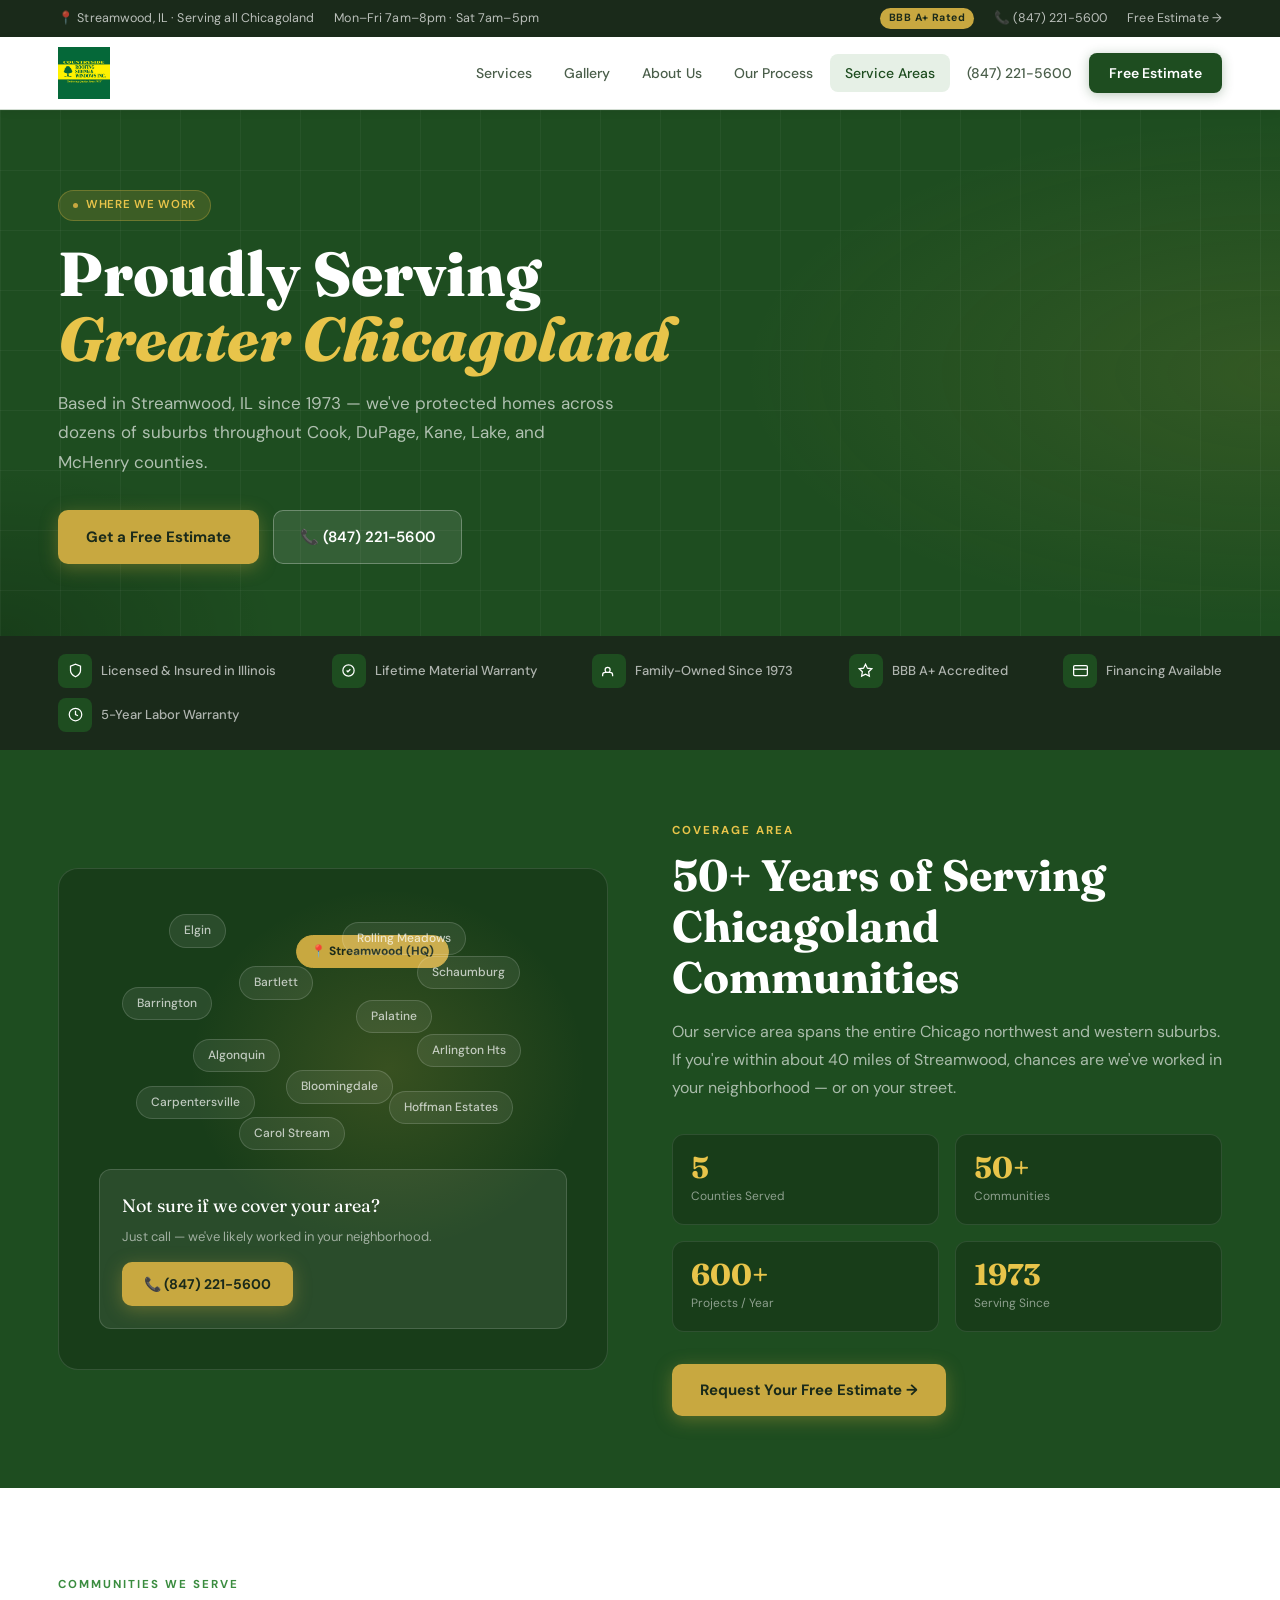
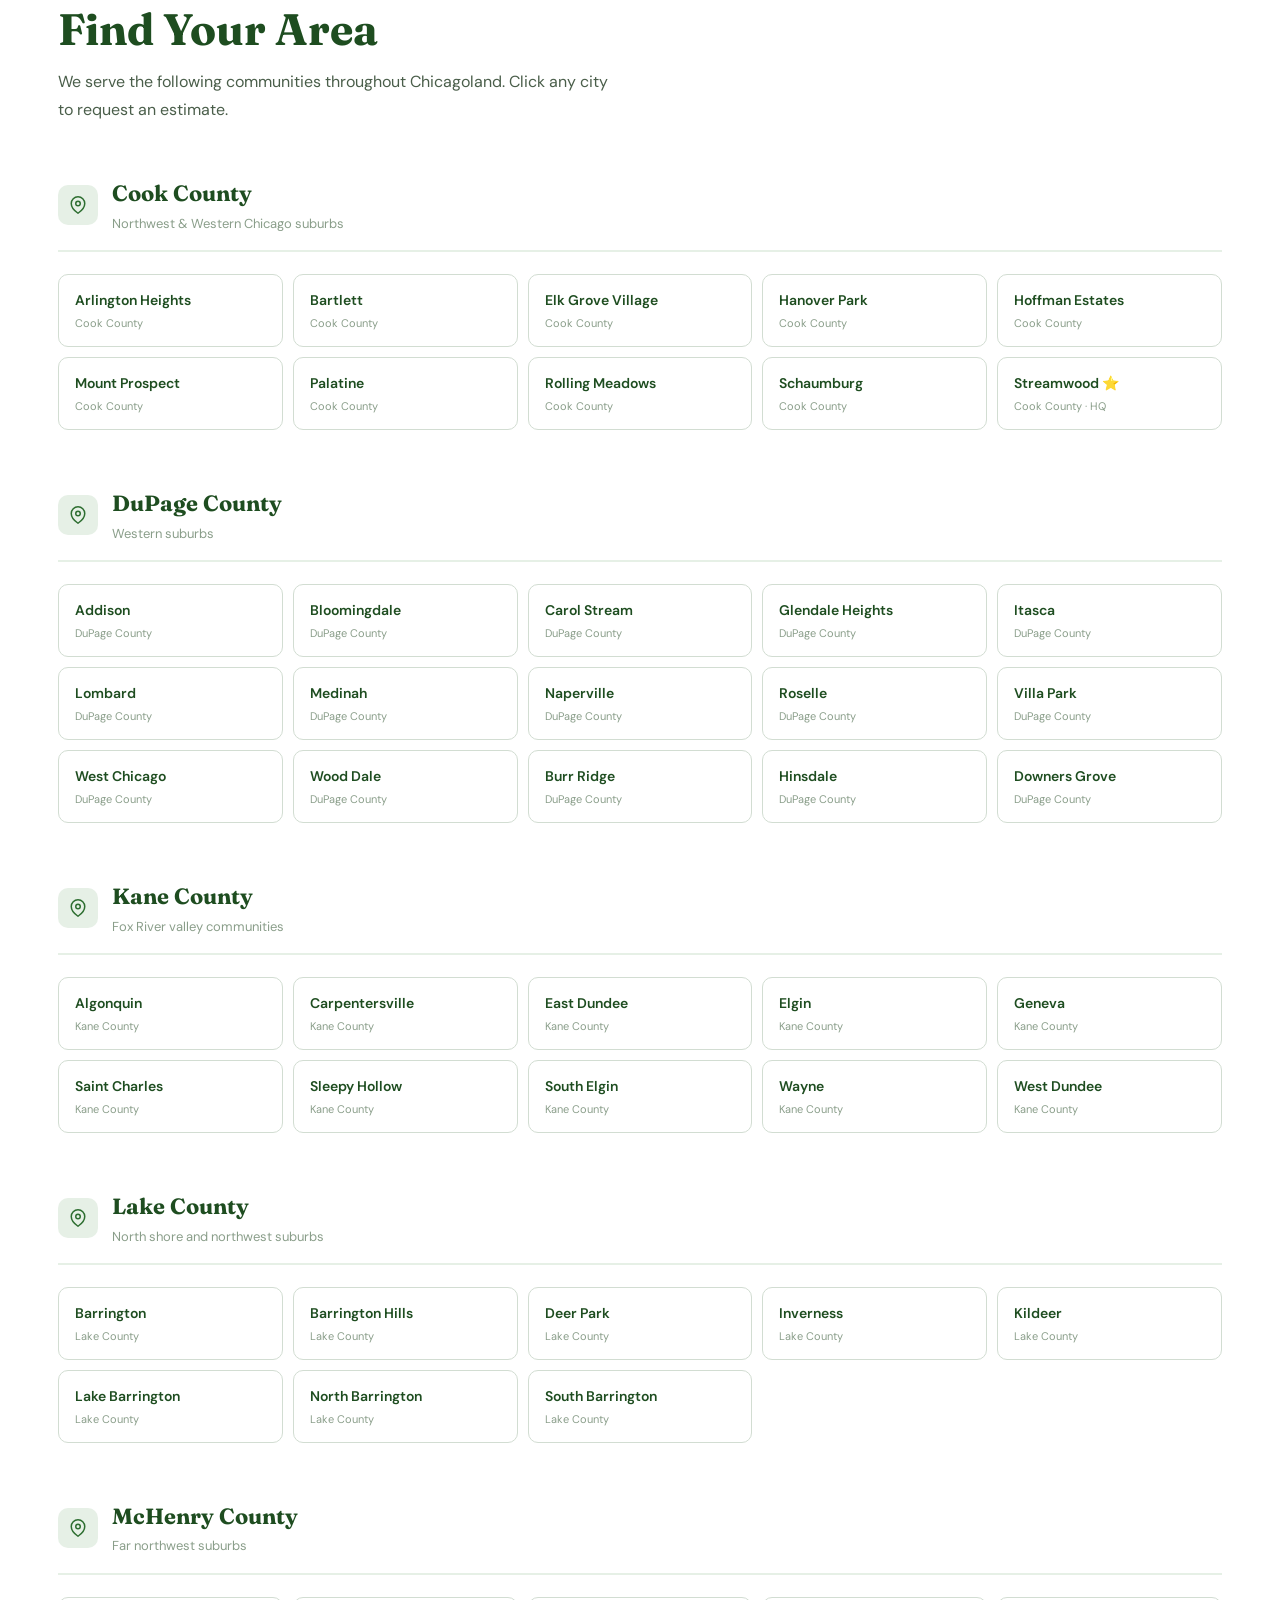
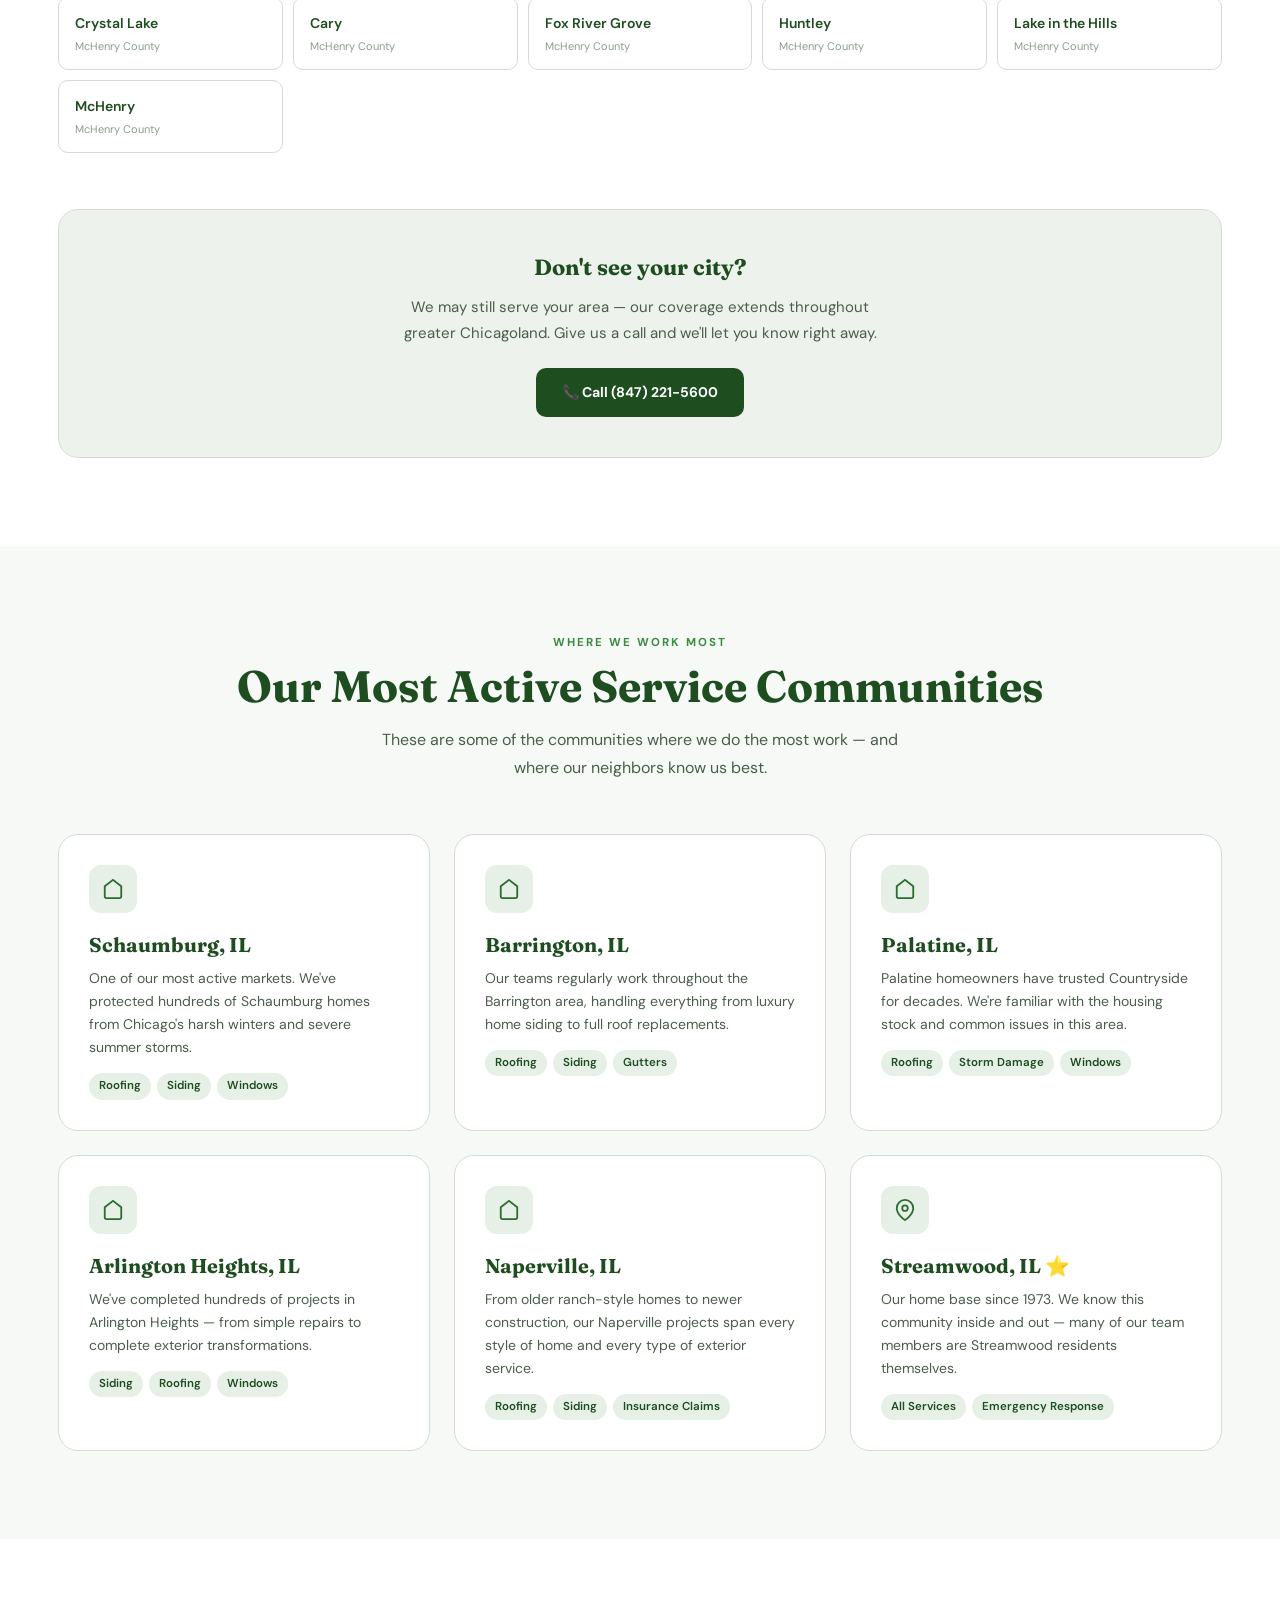
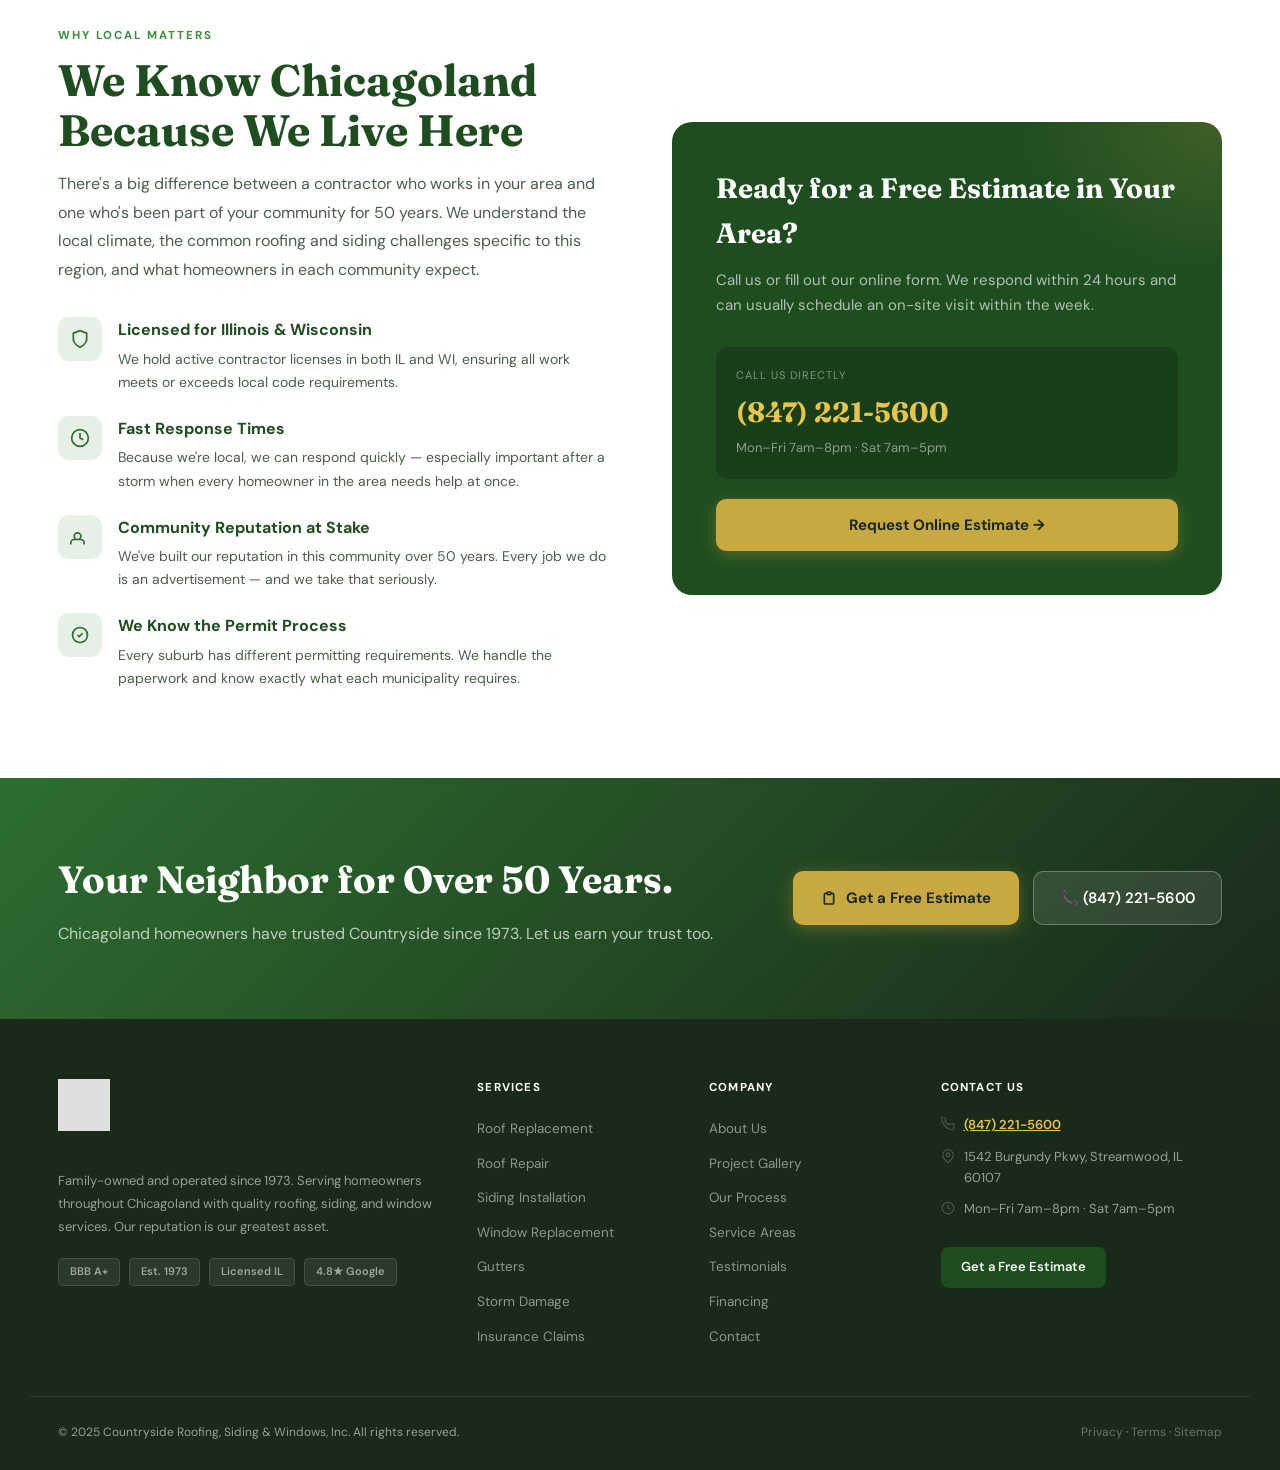
<file: areas.html>
<!DOCTYPE html>
<html lang="en">
<head>
<meta charset="UTF-8"/><meta name="viewport" content="width=device-width,initial-scale=1.0"/>
<title>Service Areas | Countryside Roofing, Siding &amp; Windows</title>
<link href="https://fonts.googleapis.com/css2?family=Fraunces:ital,opsz,wght@0,9..144,700;0,9..144,800;1,9..144,700&family=DM+Sans:wght@400;500;600;700&display=swap" rel="stylesheet"/>
<link rel="stylesheet" href="css/shared.css"/>
<style>
/* ── MAP VISUAL ── */
.map-section { background: var(--green); padding: 72px 0; }
.map-grid { display: grid; grid-template-columns: 1fr 1fr; gap: 64px; align-items: center; }
.map-visual {
  background: rgba(0,0,0,.2); border-radius: var(--rl);
  border: 1px solid rgba(255,255,255,.12);
  padding: 40px; position: relative; overflow: hidden; min-height: 420px;
  display: flex; flex-direction: column; justify-content: space-between;
}
.map-visual::before {
  content: '';
  position: absolute; inset: 0;
  background: radial-gradient(ellipse 60% 60% at 60% 40%, rgba(200,168,64,.18) 0%, transparent 60%);
}
/* Decorative suburb bubbles */
.map-bubbles { position: relative; height: 260px; }
.bubble {
  position: absolute;
  background: rgba(255,255,255,.08); border: 1px solid rgba(255,255,255,.15);
  border-radius: 20px; padding: 6px 14px;
  font-size: 12px; color: rgba(255,255,255,.7); font-weight: 500;
  white-space: nowrap; transition: all .3s;
}
.bubble:hover { background: var(--gold); color: var(--charcoal); border-color: var(--gold); transform: scale(1.05); }
.bubble.highlight { background: var(--gold); color: var(--charcoal); border-color: var(--gold); font-weight: 700; }
/* Position each bubble */
.b1  { top: 10%;  left: 42%; }
.b2  { top: 2%;   left: 15%; }
.b3  { top: 18%;  left: 68%; }
.b4  { top: 30%;  left: 5%;  }
.b5  { top: 35%;  left: 55%; }
.b6  { top: 22%;  left: 30%; }
.b7  { top: 50%;  left: 20%; }
.b8  { top: 48%;  left: 68%; }
.b9  { top: 62%;  left: 40%; }
.b10 { top: 68%;  left: 8%;  }
.b11 { top: 70%;  left: 62%; }
.b12 { top: 80%;  left: 30%; }
.b13 { top: 5%;   left: 52%; }

.map-cta-box {
  background: rgba(255,255,255,.08); border: 1px solid rgba(255,255,255,.15);
  border-radius: var(--r); padding: 22px; position: relative; z-index: 1;
}
.map-cta-box-title { font-family: 'Fraunces', serif; font-size: 18px; color: white; margin-bottom: 6px; }
.map-cta-box-sub { font-size: 13px; color: rgba(255,255,255,.55); margin-bottom: 14px; }

/* Right side text */
.map-text .eyebrow.light { margin-bottom: 10px; }
.map-text .section-title.light { margin-bottom: 16px; }
.map-text .section-sub.light { margin-bottom: 32px; }
.coverage-stats { display: grid; grid-template-columns: 1fr 1fr; gap: 16px; margin-bottom: 32px; }
.cov-stat {
  background: rgba(0,0,0,.2); border: 1px solid rgba(255,255,255,.1);
  border-radius: var(--r); padding: 18px;
}
.cov-stat-n { font-family: 'Fraunces', serif; font-size: 30px; font-weight: 700; color: var(--gold2); line-height: 1; }
.cov-stat-l { font-size: 12px; color: rgba(255,255,255,.5); margin-top: 4px; }

/* ── AREAS GRID ── */
.counties-section { padding: 88px 0; }
.county-block { margin-bottom: 56px; }
.county-block:last-child { margin-bottom: 0; }
.county-header {
  display: flex; align-items: center; gap: 14px; margin-bottom: 22px;
  padding-bottom: 16px; border-bottom: 2px solid var(--green-lt);
}
.county-icon {
  width: 40px; height: 40px; background: var(--green-lt);
  border-radius: 10px; display: flex; align-items: center; justify-content: center;
  flex-shrink: 0;
}
.county-name { font-family: 'Fraunces', serif; font-size: 22px; font-weight: 700; color: var(--green); }
.county-sub { font-size: 13px; color: var(--g4); margin-top: 2px; }
.cities-grid { display: grid; grid-template-columns: repeat(5, 1fr); gap: 10px; }
.city-card {
  background: var(--white); border: 1px solid var(--g2);
  border-radius: 10px; padding: 14px 16px;
  transition: var(--transition); text-decoration: none;
  display: block;
}
.city-card:hover { border-color: var(--green); box-shadow: var(--shadow-sm); background: var(--green-ltr); transform: translateY(-2px); }
.city-name { font-size: 14px; font-weight: 600; color: var(--green); margin-bottom: 3px; }
.city-county { font-size: 11px; color: var(--g4); }

/* ── FEATURED AREAS ── */
.featured-areas { padding: 88px 0; background: var(--off); }
.featured-grid { display: grid; grid-template-columns: repeat(3, 1fr); gap: 24px; }
.featured-card {
  background: var(--white); border-radius: var(--rl);
  border: 1px solid var(--g2); padding: 30px;
  transition: var(--transition); position: relative; overflow: hidden;
}
.featured-card::before {
  content: '';
  position: absolute; top: 0; left: 0; right: 0; height: 4px;
  background: linear-gradient(90deg, var(--green), var(--gold));
  transform: scaleX(0); transform-origin: left; transition: transform .3s;
}
.featured-card:hover::before { transform: scaleX(1); }
.featured-card:hover { box-shadow: var(--shadow-md); }
.fc-icon {
  width: 48px; height: 48px; background: var(--green-lt);
  border-radius: 12px; display: flex; align-items: center; justify-content: center;
  margin-bottom: 16px;
}
.fc-city { font-family: 'Fraunces', serif; font-size: 20px; font-weight: 700; color: var(--green); margin-bottom: 6px; }
.fc-desc { font-size: 14px; color: var(--g6); line-height: 1.65; margin-bottom: 14px; }
.fc-services { display: flex; gap: 6px; flex-wrap: wrap; }
.fc-svc {
  background: var(--green-lt); color: var(--green);
  padding: 4px 10px; border-radius: 20px; font-size: 11.5px; font-weight: 600;
}

/* ── WHY LOCAL ── */
.local-grid { display: grid; grid-template-columns: 1fr 1fr; gap: 64px; align-items: center; }
.local-features { display: flex; flex-direction: column; gap: 22px; }
.local-feat { display: flex; gap: 16px; }
.local-ico {
  width: 44px; height: 44px; background: var(--green-lt);
  border-radius: 11px; display: flex; align-items: center; justify-content: center;
  flex-shrink: 0;
}
.local-title { font-size: 16px; font-weight: 700; color: var(--green); margin-bottom: 5px; }
.local-text { font-size: 14px; color: var(--g6); line-height: 1.65; }
.local-cta-box {
  background: var(--green); border-radius: var(--rl); padding: 44px;
  position: relative; overflow: hidden;
}
.local-cta-box::before {
  content: '';
  position: absolute; inset: 0;
  background: radial-gradient(ellipse 70% 60% at 100% 0%, rgba(200,168,64,.2) 0%, transparent 55%);
}
.local-cta-title { font-family: 'Fraunces', serif; font-size: 28px; font-weight: 700; color: white; margin-bottom: 12px; position: relative; z-index: 1; }
.local-cta-sub { font-size: 15px; color: rgba(255,255,255,.65); line-height: 1.7; margin-bottom: 28px; position: relative; z-index: 1; }
.local-contact {
  background: rgba(0,0,0,.2); border-radius: var(--r); padding: 20px;
  margin-bottom: 20px; position: relative; z-index: 1;
}
.local-contact-label { font-size: 11px; color: rgba(255,255,255,.45); text-transform: uppercase; letter-spacing: 1px; margin-bottom: 5px; }
.local-contact-phone { font-family: 'Fraunces', serif; font-size: 28px; font-weight: 700; color: var(--gold2); }
.local-hours { font-size: 13px; color: rgba(255,255,255,.5); margin-top: 4px; }

/* ── NOT IN LIST ── */
.not-listed {
  background: var(--g1); border-radius: var(--rl);
  border: 1px solid var(--g2); padding: 40px;
  text-align: center; margin-top: 48px;
}
.nl-title { font-family: 'Fraunces', serif; font-size: 22px; font-weight: 700; color: var(--green); margin-bottom: 10px; }
.nl-text { font-size: 15px; color: var(--g6); line-height: 1.7; max-width: 500px; margin: 0 auto 22px; }

@media (max-width: 1024px) {
  .map-grid { grid-template-columns: 1fr; }
  .coverage-stats { grid-template-columns: repeat(4, 1fr); }
  .cities-grid { grid-template-columns: repeat(3, 1fr); }
  .featured-grid { grid-template-columns: 1fr 1fr; }
  .local-grid { grid-template-columns: 1fr; gap: 40px; }
}
@media (max-width: 768px) {
  .cities-grid { grid-template-columns: 1fr 1fr; }
  .featured-grid { grid-template-columns: 1fr; }
  .coverage-stats { grid-template-columns: 1fr 1fr; }
  .map-bubbles { height: 200px; }
}
</style>
</head>
<body data-page="areas">
<div id="topbar-mount"></div>
<div id="nav-mount"></div>

<!-- PAGE HERO -->
<div class="page-hero">
  <div class="page-hero-bg"></div>
  <div class="page-hero-grid"></div>
  <div class="page-hero-in">
    <div class="ph-eyebrow"><span class="ph-dot"></span>Where We Work</div>
    <h1 class="ph-title fade-up">Proudly Serving<br/><em>Greater Chicagoland</em></h1>
    <p class="ph-sub fade-up fade-up-1">Based in Streamwood, IL since 1973 — we've protected homes across dozens of suburbs throughout Cook, DuPage, Kane, Lake, and McHenry counties.</p>
    <div class="ph-actions fade-up fade-up-2">
      <a href="index.html#estimate" class="btn-primary">Get a Free Estimate</a>
      <a href="tel:8472215600" class="btn-outline">📞 (847) 221-5600</a>
    </div>
  </div>
</div>

<div id="trust-bar-mount"></div>

<!-- ── MAP + COVERAGE OVERVIEW ── -->
<div class="map-section">
  <div class="con">
    <div class="map-grid">
      <div class="map-visual">
        <div class="map-bubbles">
          <span class="bubble highlight b1">📍 Streamwood (HQ)</span>
          <span class="bubble b2">Elgin</span>
          <span class="bubble b3">Schaumburg</span>
          <span class="bubble b4">Barrington</span>
          <span class="bubble b5">Palatine</span>
          <span class="bubble b6">Bartlett</span>
          <span class="bubble b7">Algonquin</span>
          <span class="bubble b8">Arlington Hts</span>
          <span class="bubble b9">Bloomingdale</span>
          <span class="bubble b10">Carpentersville</span>
          <span class="bubble b11">Hoffman Estates</span>
          <span class="bubble b12">Carol Stream</span>
          <span class="bubble b13">Rolling Meadows</span>
        </div>
        <div class="map-cta-box">
          <div class="map-cta-box-title">Not sure if we cover your area?</div>
          <div class="map-cta-box-sub">Just call — we've likely worked in your neighborhood.</div>
          <a href="tel:8472215600" class="btn-primary" style="font-size:14px;padding:11px 22px">📞 (847) 221-5600</a>
        </div>
      </div>
      <div class="map-text">
        <div class="eyebrow light">Coverage Area</div>
        <h2 class="section-title light">50+ Years of Serving Chicagoland Communities</h2>
        <p class="section-sub light">Our service area spans the entire Chicago northwest and western suburbs. If you're within about 40 miles of Streamwood, chances are we've worked in your neighborhood — or on your street.</p>
        <div class="coverage-stats">
          <div class="cov-stat"><div class="cov-stat-n">5</div><div class="cov-stat-l">Counties Served</div></div>
          <div class="cov-stat"><div class="cov-stat-n">50+</div><div class="cov-stat-l">Communities</div></div>
          <div class="cov-stat"><div class="cov-stat-n">600+</div><div class="cov-stat-l">Projects / Year</div></div>
          <div class="cov-stat"><div class="cov-stat-n">1973</div><div class="cov-stat-l">Serving Since</div></div>
        </div>
        <a href="index.html#estimate" class="btn-primary">Request Your Free Estimate →</a>
      </div>
    </div>
  </div>
</div>

<!-- ── AREAS BY COUNTY ── -->
<div class="counties-section">
  <div class="con">
    <div class="sec-hdr">
      <div class="eyebrow">Communities We Serve</div>
      <h2 class="section-title">Find Your Area</h2>
      <p class="section-sub">We serve the following communities throughout Chicagoland. Click any city to request an estimate.</p>
    </div>

    <!-- COOK COUNTY -->
    <div class="county-block">
      <div class="county-header">
        <div class="county-icon"><svg width="18" height="18" viewBox="0 0 24 24" fill="none" stroke="#2d6e30" stroke-width="2"><path d="M21 10c0 7-9 13-9 13s-9-6-9-13a9 9 0 0118 0z"/><circle cx="12" cy="10" r="3"/></svg></div>
        <div><div class="county-name">Cook County</div><div class="county-sub">Northwest & Western Chicago suburbs</div></div>
      </div>
      <div class="cities-grid">
        <a href="index.html#estimate" class="city-card"><div class="city-name">Arlington Heights</div><div class="city-county">Cook County</div></a>
        <a href="index.html#estimate" class="city-card"><div class="city-name">Bartlett</div><div class="city-county">Cook County</div></a>
        <a href="index.html#estimate" class="city-card"><div class="city-name">Elk Grove Village</div><div class="city-county">Cook County</div></a>
        <a href="index.html#estimate" class="city-card"><div class="city-name">Hanover Park</div><div class="city-county">Cook County</div></a>
        <a href="index.html#estimate" class="city-card"><div class="city-name">Hoffman Estates</div><div class="city-county">Cook County</div></a>
        <a href="index.html#estimate" class="city-card"><div class="city-name">Mount Prospect</div><div class="city-county">Cook County</div></a>
        <a href="index.html#estimate" class="city-card"><div class="city-name">Palatine</div><div class="city-county">Cook County</div></a>
        <a href="index.html#estimate" class="city-card"><div class="city-name">Rolling Meadows</div><div class="city-county">Cook County</div></a>
        <a href="index.html#estimate" class="city-card"><div class="city-name">Schaumburg</div><div class="city-county">Cook County</div></a>
        <a href="index.html#estimate" class="city-card"><div class="city-name">Streamwood ⭐</div><div class="city-county">Cook County · HQ</div></a>
      </div>
    </div>

    <!-- DUPAGE COUNTY -->
    <div class="county-block">
      <div class="county-header">
        <div class="county-icon"><svg width="18" height="18" viewBox="0 0 24 24" fill="none" stroke="#2d6e30" stroke-width="2"><path d="M21 10c0 7-9 13-9 13s-9-6-9-13a9 9 0 0118 0z"/><circle cx="12" cy="10" r="3"/></svg></div>
        <div><div class="county-name">DuPage County</div><div class="county-sub">Western suburbs</div></div>
      </div>
      <div class="cities-grid">
        <a href="index.html#estimate" class="city-card"><div class="city-name">Addison</div><div class="city-county">DuPage County</div></a>
        <a href="index.html#estimate" class="city-card"><div class="city-name">Bloomingdale</div><div class="city-county">DuPage County</div></a>
        <a href="index.html#estimate" class="city-card"><div class="city-name">Carol Stream</div><div class="city-county">DuPage County</div></a>
        <a href="index.html#estimate" class="city-card"><div class="city-name">Glendale Heights</div><div class="city-county">DuPage County</div></a>
        <a href="index.html#estimate" class="city-card"><div class="city-name">Itasca</div><div class="city-county">DuPage County</div></a>
        <a href="index.html#estimate" class="city-card"><div class="city-name">Lombard</div><div class="city-county">DuPage County</div></a>
        <a href="index.html#estimate" class="city-card"><div class="city-name">Medinah</div><div class="city-county">DuPage County</div></a>
        <a href="index.html#estimate" class="city-card"><div class="city-name">Naperville</div><div class="city-county">DuPage County</div></a>
        <a href="index.html#estimate" class="city-card"><div class="city-name">Roselle</div><div class="city-county">DuPage County</div></a>
        <a href="index.html#estimate" class="city-card"><div class="city-name">Villa Park</div><div class="city-county">DuPage County</div></a>
        <a href="index.html#estimate" class="city-card"><div class="city-name">West Chicago</div><div class="city-county">DuPage County</div></a>
        <a href="index.html#estimate" class="city-card"><div class="city-name">Wood Dale</div><div class="city-county">DuPage County</div></a>
        <a href="index.html#estimate" class="city-card"><div class="city-name">Burr Ridge</div><div class="city-county">DuPage County</div></a>
        <a href="index.html#estimate" class="city-card"><div class="city-name">Hinsdale</div><div class="city-county">DuPage County</div></a>
        <a href="index.html#estimate" class="city-card"><div class="city-name">Downers Grove</div><div class="city-county">DuPage County</div></a>
      </div>
    </div>

    <!-- KANE COUNTY -->
    <div class="county-block">
      <div class="county-header">
        <div class="county-icon"><svg width="18" height="18" viewBox="0 0 24 24" fill="none" stroke="#2d6e30" stroke-width="2"><path d="M21 10c0 7-9 13-9 13s-9-6-9-13a9 9 0 0118 0z"/><circle cx="12" cy="10" r="3"/></svg></div>
        <div><div class="county-name">Kane County</div><div class="county-sub">Fox River valley communities</div></div>
      </div>
      <div class="cities-grid">
        <a href="index.html#estimate" class="city-card"><div class="city-name">Algonquin</div><div class="city-county">Kane County</div></a>
        <a href="index.html#estimate" class="city-card"><div class="city-name">Carpentersville</div><div class="city-county">Kane County</div></a>
        <a href="index.html#estimate" class="city-card"><div class="city-name">East Dundee</div><div class="city-county">Kane County</div></a>
        <a href="index.html#estimate" class="city-card"><div class="city-name">Elgin</div><div class="city-county">Kane County</div></a>
        <a href="index.html#estimate" class="city-card"><div class="city-name">Geneva</div><div class="city-county">Kane County</div></a>
        <a href="index.html#estimate" class="city-card"><div class="city-name">Saint Charles</div><div class="city-county">Kane County</div></a>
        <a href="index.html#estimate" class="city-card"><div class="city-name">Sleepy Hollow</div><div class="city-county">Kane County</div></a>
        <a href="index.html#estimate" class="city-card"><div class="city-name">South Elgin</div><div class="city-county">Kane County</div></a>
        <a href="index.html#estimate" class="city-card"><div class="city-name">Wayne</div><div class="city-county">Kane County</div></a>
        <a href="index.html#estimate" class="city-card"><div class="city-name">West Dundee</div><div class="city-county">Kane County</div></a>
      </div>
    </div>

    <!-- LAKE COUNTY -->
    <div class="county-block">
      <div class="county-header">
        <div class="county-icon"><svg width="18" height="18" viewBox="0 0 24 24" fill="none" stroke="#2d6e30" stroke-width="2"><path d="M21 10c0 7-9 13-9 13s-9-6-9-13a9 9 0 0118 0z"/><circle cx="12" cy="10" r="3"/></svg></div>
        <div><div class="county-name">Lake County</div><div class="county-sub">North shore and northwest suburbs</div></div>
      </div>
      <div class="cities-grid">
        <a href="index.html#estimate" class="city-card"><div class="city-name">Barrington</div><div class="city-county">Lake County</div></a>
        <a href="index.html#estimate" class="city-card"><div class="city-name">Barrington Hills</div><div class="city-county">Lake County</div></a>
        <a href="index.html#estimate" class="city-card"><div class="city-name">Deer Park</div><div class="city-county">Lake County</div></a>
        <a href="index.html#estimate" class="city-card"><div class="city-name">Inverness</div><div class="city-county">Lake County</div></a>
        <a href="index.html#estimate" class="city-card"><div class="city-name">Kildeer</div><div class="city-county">Lake County</div></a>
        <a href="index.html#estimate" class="city-card"><div class="city-name">Lake Barrington</div><div class="city-county">Lake County</div></a>
        <a href="index.html#estimate" class="city-card"><div class="city-name">North Barrington</div><div class="city-county">Lake County</div></a>
        <a href="index.html#estimate" class="city-card"><div class="city-name">South Barrington</div><div class="city-county">Lake County</div></a>
      </div>
    </div>

    <!-- MCHENRY COUNTY -->
    <div class="county-block">
      <div class="county-header">
        <div class="county-icon"><svg width="18" height="18" viewBox="0 0 24 24" fill="none" stroke="#2d6e30" stroke-width="2"><path d="M21 10c0 7-9 13-9 13s-9-6-9-13a9 9 0 0118 0z"/><circle cx="12" cy="10" r="3"/></svg></div>
        <div><div class="county-name">McHenry County</div><div class="county-sub">Far northwest suburbs</div></div>
      </div>
      <div class="cities-grid">
        <a href="index.html#estimate" class="city-card"><div class="city-name">Crystal Lake</div><div class="city-county">McHenry County</div></a>
        <a href="index.html#estimate" class="city-card"><div class="city-name">Cary</div><div class="city-county">McHenry County</div></a>
        <a href="index.html#estimate" class="city-card"><div class="city-name">Fox River Grove</div><div class="city-county">McHenry County</div></a>
        <a href="index.html#estimate" class="city-card"><div class="city-name">Huntley</div><div class="city-county">McHenry County</div></a>
        <a href="index.html#estimate" class="city-card"><div class="city-name">Lake in the Hills</div><div class="city-county">McHenry County</div></a>
        <a href="index.html#estimate" class="city-card"><div class="city-name">McHenry</div><div class="city-county">McHenry County</div></a>
      </div>
    </div>

    <div class="not-listed">
      <div class="nl-title">Don't see your city?</div>
      <div class="nl-text">We may still serve your area — our coverage extends throughout greater Chicagoland. Give us a call and we'll let you know right away.</div>
      <a href="tel:8472215600" class="btn-green">📞 Call (847) 221-5600</a>
    </div>
  </div>
</div>

<!-- ── FEATURED AREAS ── -->
<div class="featured-areas">
  <div class="con">
    <div class="sec-hdr-c">
      <div class="eyebrow">Where We Work Most</div>
      <h2 class="section-title">Our Most Active Service Communities</h2>
      <p class="section-sub">These are some of the communities where we do the most work — and where our neighbors know us best.</p>
    </div>
    <div class="featured-grid">
      <div class="featured-card">
        <div class="fc-icon"><svg width="22" height="22" viewBox="0 0 24 24" fill="none" stroke="#2d6e30" stroke-width="2"><path d="M3 9l9-7 9 7v11a2 2 0 01-2 2H5a2 2 0 01-2-2z"/></svg></div>
        <div class="fc-city">Schaumburg, IL</div>
        <div class="fc-desc">One of our most active markets. We've protected hundreds of Schaumburg homes from Chicago's harsh winters and severe summer storms.</div>
        <div class="fc-services"><span class="fc-svc">Roofing</span><span class="fc-svc">Siding</span><span class="fc-svc">Windows</span></div>
      </div>
      <div class="featured-card">
        <div class="fc-icon"><svg width="22" height="22" viewBox="0 0 24 24" fill="none" stroke="#2d6e30" stroke-width="2"><path d="M3 9l9-7 9 7v11a2 2 0 01-2 2H5a2 2 0 01-2-2z"/></svg></div>
        <div class="fc-city">Barrington, IL</div>
        <div class="fc-desc">Our teams regularly work throughout the Barrington area, handling everything from luxury home siding to full roof replacements.</div>
        <div class="fc-services"><span class="fc-svc">Roofing</span><span class="fc-svc">Siding</span><span class="fc-svc">Gutters</span></div>
      </div>
      <div class="featured-card">
        <div class="fc-icon"><svg width="22" height="22" viewBox="0 0 24 24" fill="none" stroke="#2d6e30" stroke-width="2"><path d="M3 9l9-7 9 7v11a2 2 0 01-2 2H5a2 2 0 01-2-2z"/></svg></div>
        <div class="fc-city">Palatine, IL</div>
        <div class="fc-desc">Palatine homeowners have trusted Countryside for decades. We're familiar with the housing stock and common issues in this area.</div>
        <div class="fc-services"><span class="fc-svc">Roofing</span><span class="fc-svc">Storm Damage</span><span class="fc-svc">Windows</span></div>
      </div>
      <div class="featured-card">
        <div class="fc-icon"><svg width="22" height="22" viewBox="0 0 24 24" fill="none" stroke="#2d6e30" stroke-width="2"><path d="M3 9l9-7 9 7v11a2 2 0 01-2 2H5a2 2 0 01-2-2z"/></svg></div>
        <div class="fc-city">Arlington Heights, IL</div>
        <div class="fc-desc">We've completed hundreds of projects in Arlington Heights — from simple repairs to complete exterior transformations.</div>
        <div class="fc-services"><span class="fc-svc">Siding</span><span class="fc-svc">Roofing</span><span class="fc-svc">Windows</span></div>
      </div>
      <div class="featured-card">
        <div class="fc-icon"><svg width="22" height="22" viewBox="0 0 24 24" fill="none" stroke="#2d6e30" stroke-width="2"><path d="M3 9l9-7 9 7v11a2 2 0 01-2 2H5a2 2 0 01-2-2z"/></svg></div>
        <div class="fc-city">Naperville, IL</div>
        <div class="fc-desc">From older ranch-style homes to newer construction, our Naperville projects span every style of home and every type of exterior service.</div>
        <div class="fc-services"><span class="fc-svc">Roofing</span><span class="fc-svc">Siding</span><span class="fc-svc">Insurance Claims</span></div>
      </div>
      <div class="featured-card">
        <div class="fc-icon"><svg width="22" height="22" viewBox="0 0 24 24" fill="none" stroke="#2d6e30" stroke-width="2"><path d="M21 10c0 7-9 13-9 13s-9-6-9-13a9 9 0 0118 0z"/><circle cx="12" cy="10" r="3"/></svg></div>
        <div class="fc-city">Streamwood, IL ⭐</div>
        <div class="fc-desc">Our home base since 1973. We know this community inside and out — many of our team members are Streamwood residents themselves.</div>
        <div class="fc-services"><span class="fc-svc">All Services</span><span class="fc-svc">Emergency Response</span></div>
      </div>
    </div>
  </div>
</div>

<!-- ── WHY LOCAL ── -->
<div class="section">
  <div class="con">
    <div class="local-grid">
      <div>
        <div class="eyebrow">Why Local Matters</div>
        <h2 class="section-title">We Know Chicagoland Because We Live Here</h2>
        <p style="font-size:16px;color:var(--g6);line-height:1.8;margin-bottom:32px">There's a big difference between a contractor who works in your area and one who's been part of your community for 50 years. We understand the local climate, the common roofing and siding challenges specific to this region, and what homeowners in each community expect.</p>
        <div class="local-features">
          <div class="local-feat">
            <div class="local-ico"><svg width="20" height="20" viewBox="0 0 24 24" fill="none" stroke="#2d6e30" stroke-width="2"><path d="M12 22s8-4 8-10V5l-8-3-8 3v7c0 6 8 10 8 10z"/></svg></div>
            <div><div class="local-title">Licensed for Illinois & Wisconsin</div><div class="local-text">We hold active contractor licenses in both IL and WI, ensuring all work meets or exceeds local code requirements.</div></div>
          </div>
          <div class="local-feat">
            <div class="local-ico"><svg width="20" height="20" viewBox="0 0 24 24" fill="none" stroke="#2d6e30" stroke-width="2"><circle cx="12" cy="12" r="10"/><polyline points="12 6 12 12 16 14"/></svg></div>
            <div><div class="local-title">Fast Response Times</div><div class="local-text">Because we're local, we can respond quickly — especially important after a storm when every homeowner in the area needs help at once.</div></div>
          </div>
          <div class="local-feat">
            <div class="local-ico"><svg width="20" height="20" viewBox="0 0 24 24" fill="none" stroke="#2d6e30" stroke-width="2"><path d="M17 21v-2a4 4 0 00-4-4H5a4 4 0 00-4 4v2M9 7a4 4 0 100 8 4 4 0 000-8z"/></svg></div>
            <div><div class="local-title">Community Reputation at Stake</div><div class="local-text">We've built our reputation in this community over 50 years. Every job we do is an advertisement — and we take that seriously.</div></div>
          </div>
          <div class="local-feat">
            <div class="local-ico"><svg width="20" height="20" viewBox="0 0 24 24" fill="none" stroke="#2d6e30" stroke-width="2"><path d="M9 12l2 2 4-4m6 2a9 9 0 11-18 0 9 9 0 0118 0z"/></svg></div>
            <div><div class="local-title">We Know the Permit Process</div><div class="local-text">Every suburb has different permitting requirements. We handle the paperwork and know exactly what each municipality requires.</div></div>
          </div>
        </div>
      </div>
      <div class="local-cta-box">
        <div class="local-cta-title">Ready for a Free Estimate in Your Area?</div>
        <div class="local-cta-sub">Call us or fill out our online form. We respond within 24 hours and can usually schedule an on-site visit within the week.</div>
        <div class="local-contact">
          <div class="local-contact-label">Call Us Directly</div>
          <div class="local-contact-phone">(847) 221-5600</div>
          <div class="local-hours">Mon–Fri 7am–8pm · Sat 7am–5pm</div>
        </div>
        <a href="index.html#estimate" class="btn-primary" style="width:100%;justify-content:center">Request Online Estimate →</a>
      </div>
    </div>
  </div>
</div>

<div id="cta-band-mount"
  data-title="Your Neighbor for Over 50 Years."
  data-sub="Chicagoland homeowners have trusted Countryside since 1973. Let us earn your trust too.">
</div>
<div id="footer-mount"></div>
<script src="js/shared.js"></script>
</body>
</html>
</file>
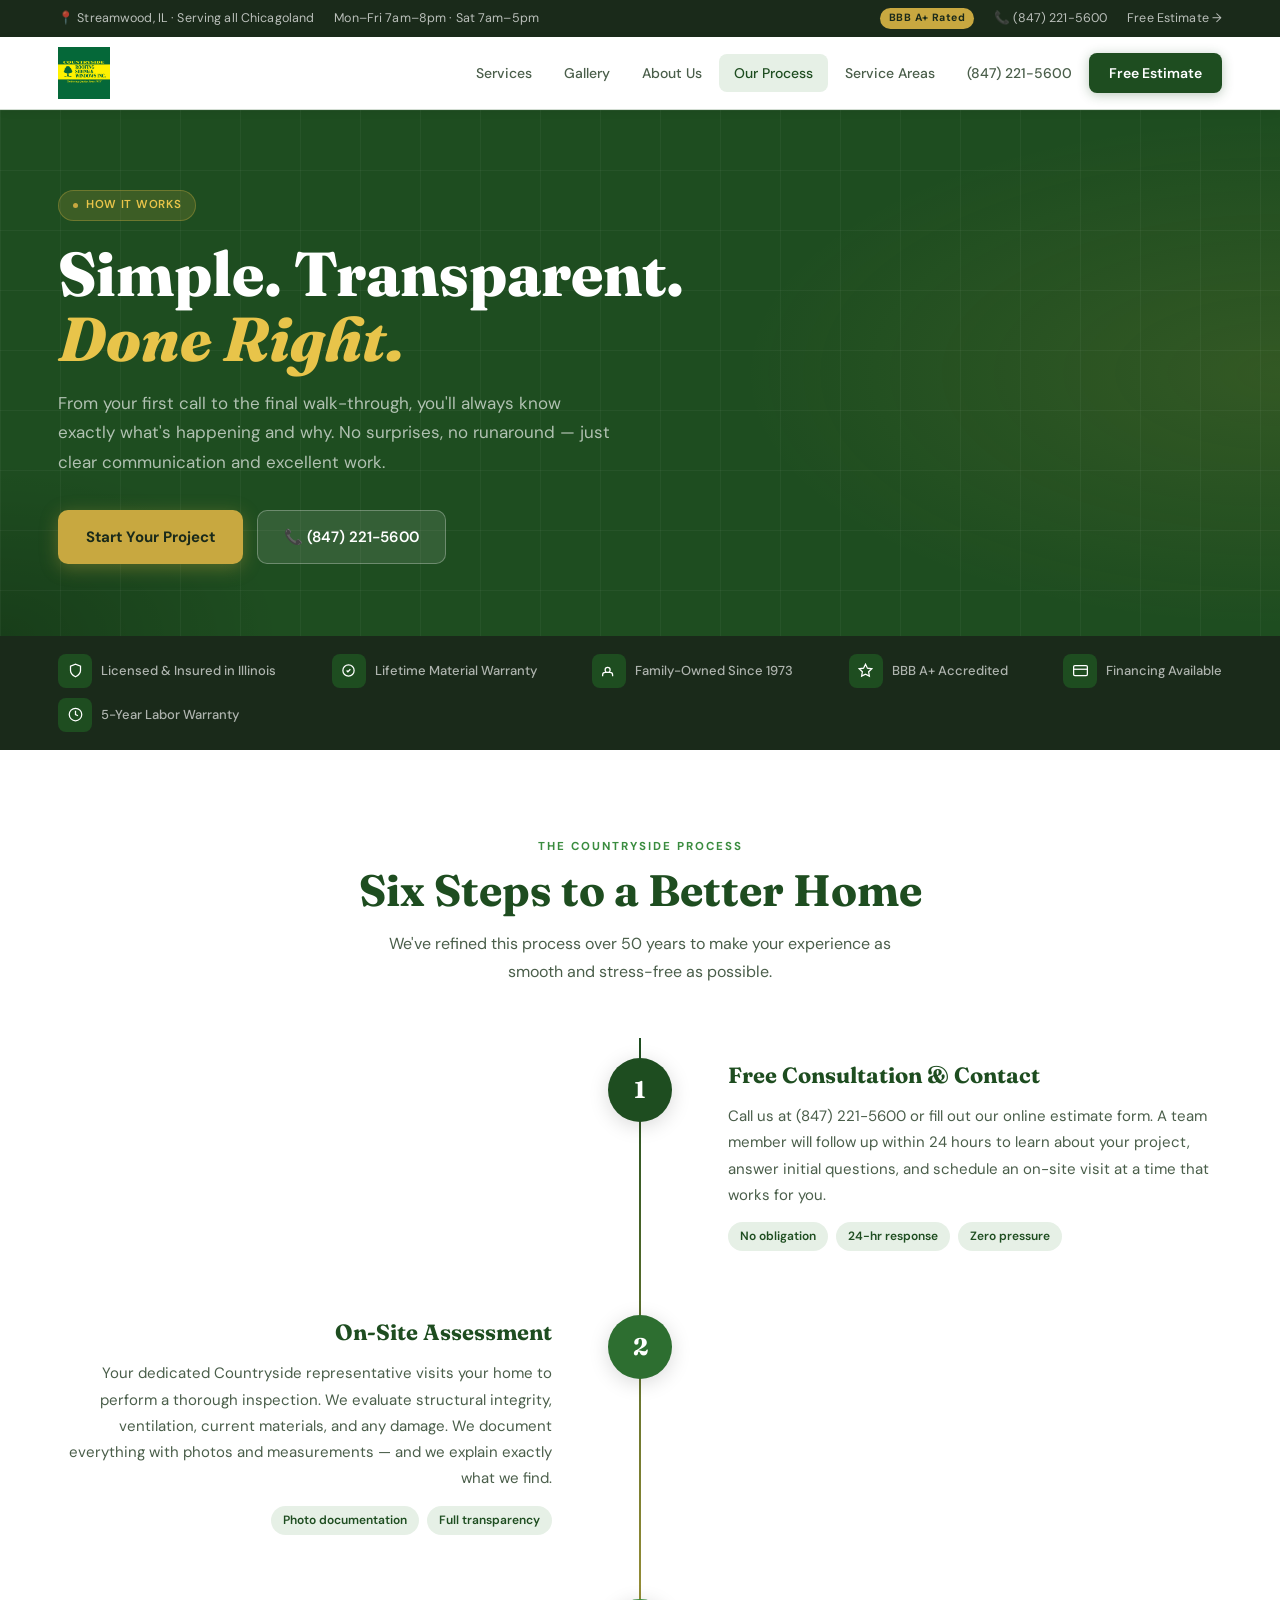
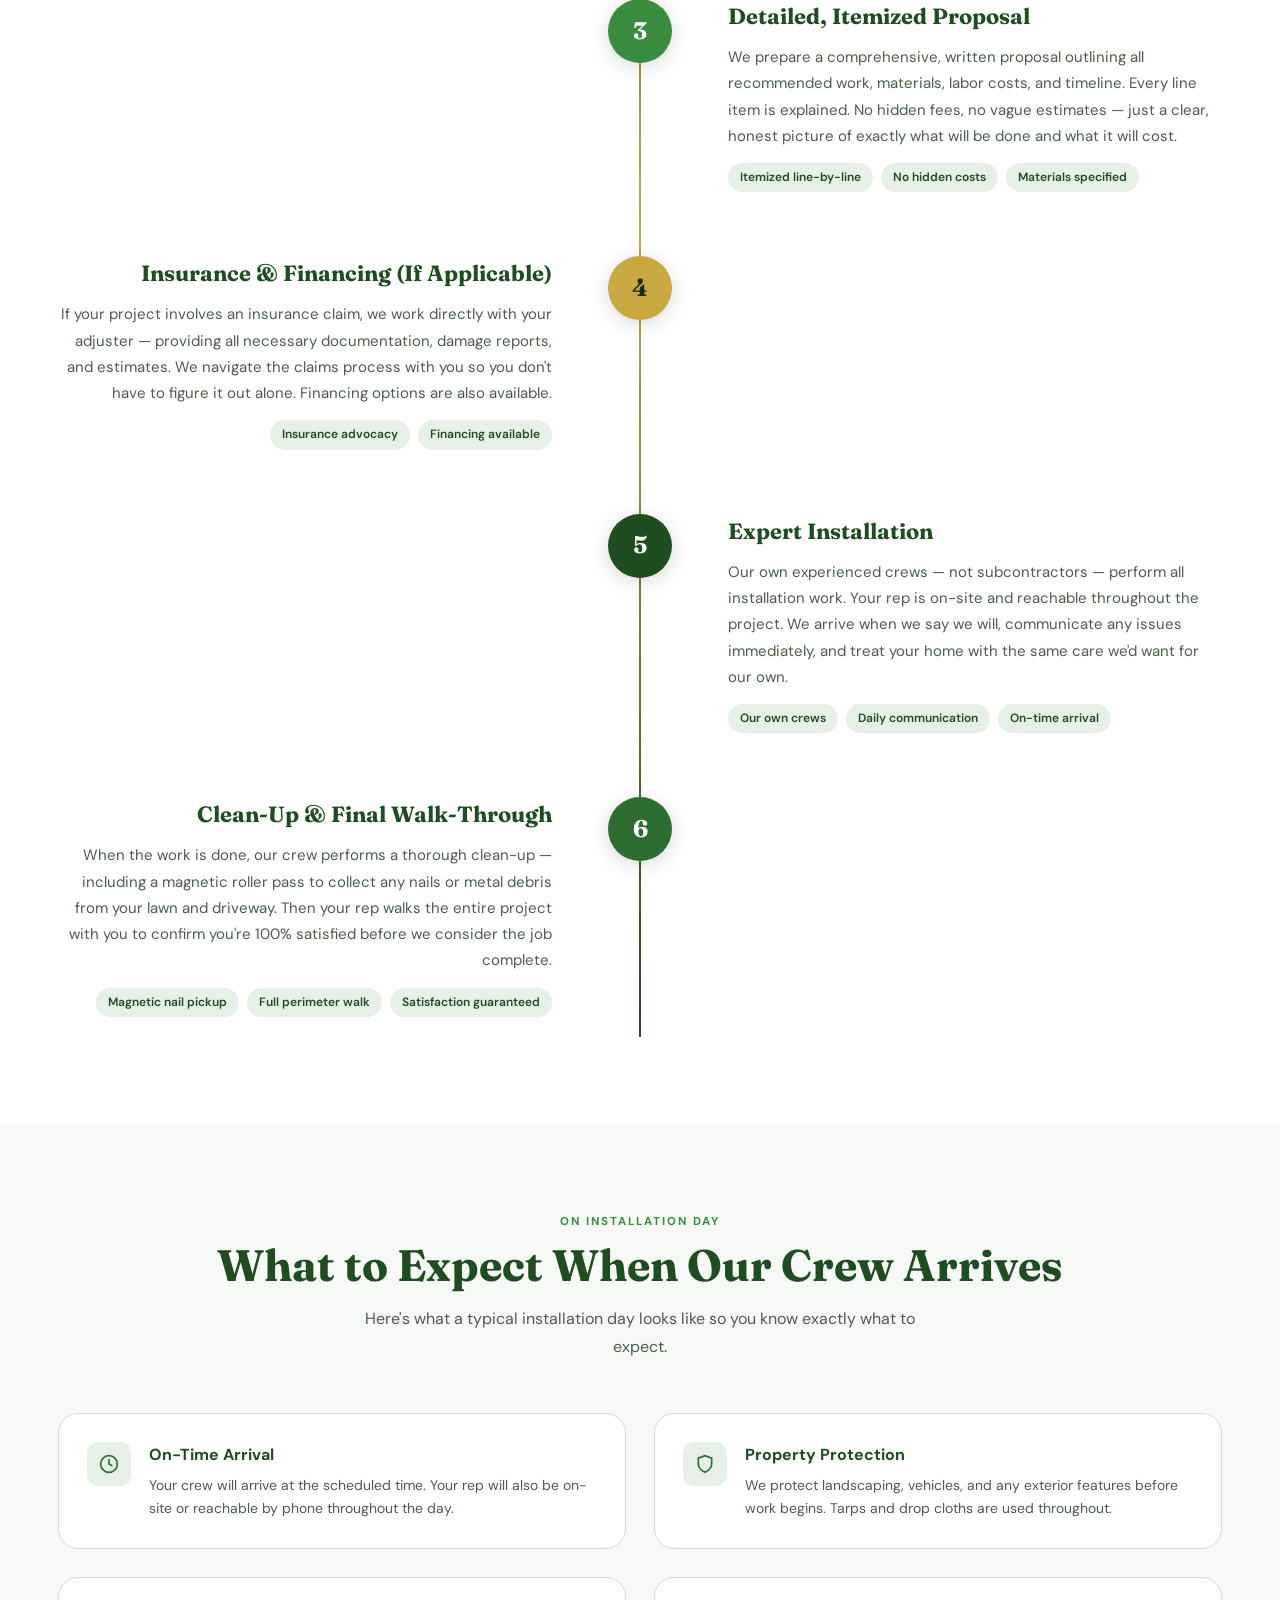
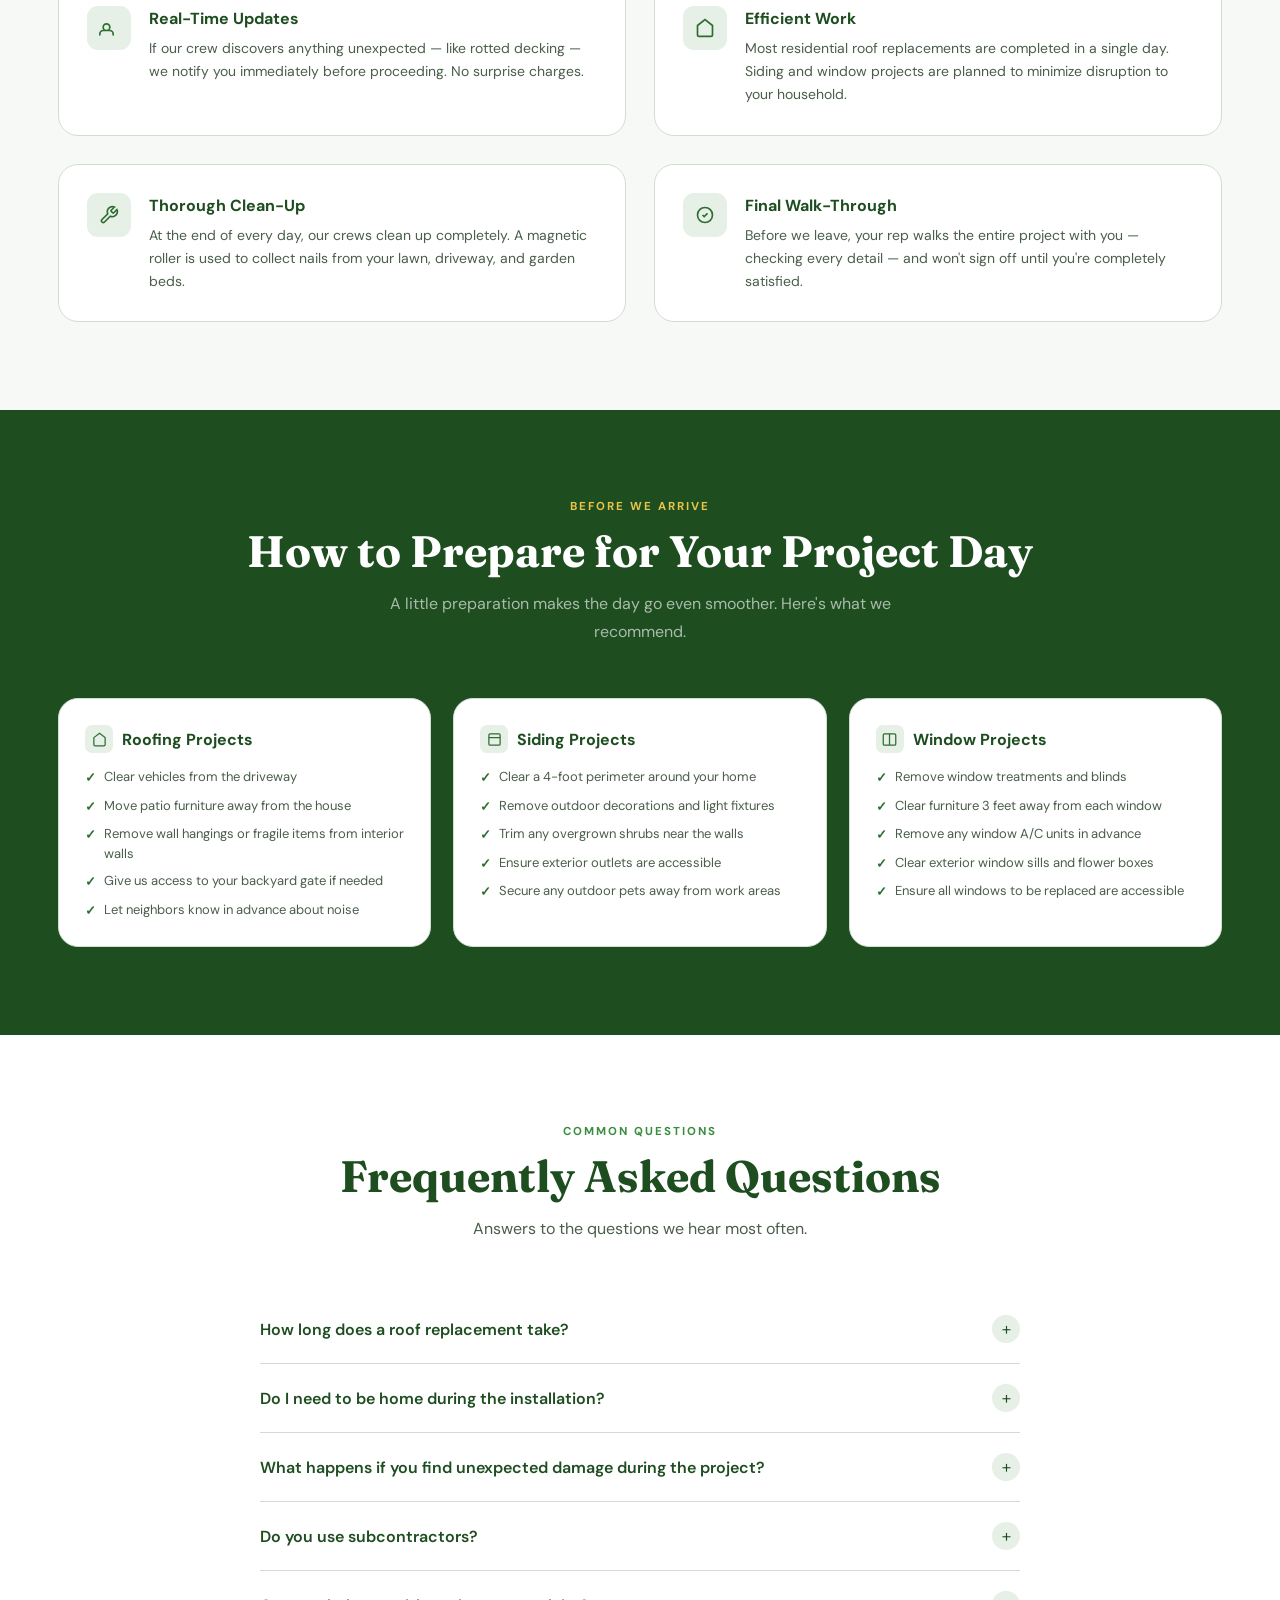
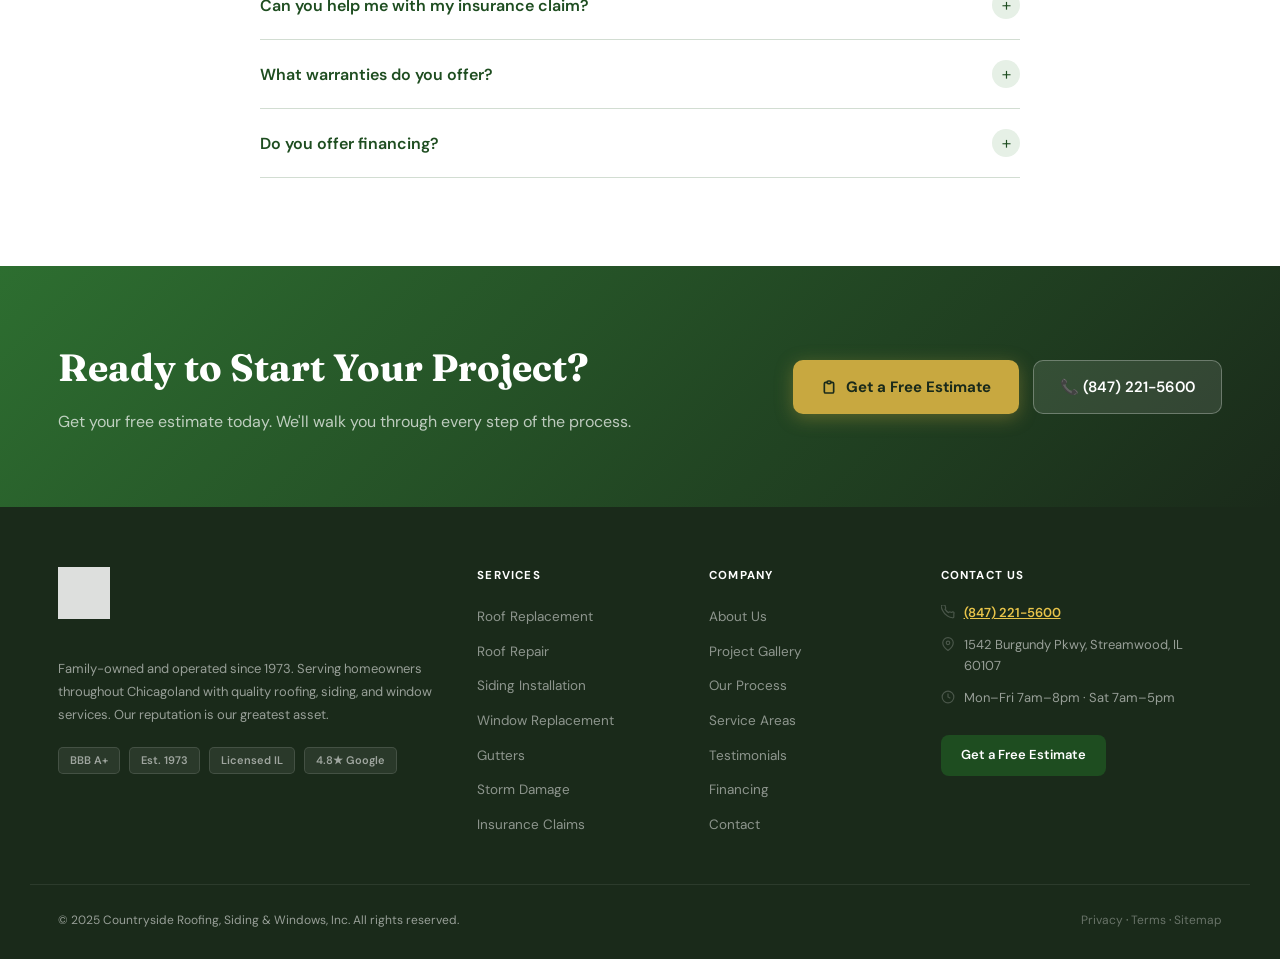
<file: process.html>
<!DOCTYPE html>
<html lang="en">
<head>
<meta charset="UTF-8"/><meta name="viewport" content="width=device-width,initial-scale=1.0"/>
<title>Our Process | Countryside Roofing, Siding &amp; Windows</title>
<link href="https://fonts.googleapis.com/css2?family=Fraunces:ital,opsz,wght@0,9..144,700;0,9..144,800;1,9..144,700&family=DM+Sans:wght@400;500;600;700&display=swap" rel="stylesheet"/>
<link rel="stylesheet" href="css/shared.css"/>
<style>
/* ── PROCESS TIMELINE ── */
.timeline { position: relative; padding: 20px 0; }
.timeline::before {
  content: '';
  position: absolute; left: 50%; top: 0; bottom: 0;
  width: 2px;
  background: linear-gradient(to bottom, var(--green), var(--gold), var(--green));
  transform: translateX(-50%);
}
.tl-step {
  display: grid;
  grid-template-columns: 1fr 80px 1fr;
  gap: 0;
  margin-bottom: 64px;
  align-items: start;
}
.tl-step:last-child { margin-bottom: 0; }
.tl-content-left { padding-right: 48px; text-align: right; }
.tl-content-right { padding-left: 48px; text-align: left; }
.tl-empty { }
.tl-center {
  display: flex; flex-direction: column; align-items: center;
  position: relative; z-index: 2;
}
.tl-num {
  width: 64px; height: 64px;
  border-radius: 50%; display: flex; align-items: center; justify-content: center;
  font-family: 'Fraunces', serif; font-size: 24px; font-weight: 700;
  color: var(--white); flex-shrink: 0;
  box-shadow: 0 4px 20px rgba(0,0,0,.15);
}
.tl-connector {
  width: 2px; height: 20px;
  background: linear-gradient(var(--green), transparent);
  margin-top: 8px;
}

/* Step colors */
.step-1 .tl-num { background: var(--green); }
.step-2 .tl-num { background: var(--green2); }
.step-3 .tl-num { background: var(--green3); }
.step-4 .tl-num { background: var(--gold); color: var(--charcoal); }
.step-5 .tl-num { background: var(--green); }
.step-6 .tl-num { background: var(--green2); }

.tl-step-title {
  font-family: 'Fraunces', serif;
  font-size: 22px; font-weight: 700; color: var(--green); margin-bottom: 10px;
}
.tl-step-text {
  font-size: 15px; color: var(--g6); line-height: 1.75;
}
.tl-step-chips {
  display: flex; gap: 8px; flex-wrap: wrap; margin-top: 14px;
}
.tl-step .tl-content-right .tl-step-chips { justify-content: flex-start; }
.tl-step .tl-content-left .tl-step-chips { justify-content: flex-end; }
.tl-chip {
  background: var(--green-lt); color: var(--green);
  padding: 5px 12px; border-radius: 20px;
  font-size: 12px; font-weight: 600;
}

/* ── EXPECTATIONS SECTION ── */
.expect-grid { display: grid; grid-template-columns: 1fr 1fr; gap: 28px; }
.expect-card {
  background: var(--white); border-radius: var(--rl);
  border: 1px solid var(--g2); padding: 28px;
  display: flex; gap: 18px; align-items: flex-start;
  transition: var(--transition);
}
.expect-card:hover { border-color: var(--green); box-shadow: var(--shadow-md); }
.expect-ico {
  width: 44px; height: 44px; background: var(--green-lt);
  border-radius: 11px; display: flex; align-items: center; justify-content: center;
  flex-shrink: 0;
}
.expect-title { font-size: 16px; font-weight: 700; color: var(--green); margin-bottom: 6px; }
.expect-text { font-size: 14px; color: var(--g6); line-height: 1.65; }

/* ── FAQ ── */
.faq-list { max-width: 760px; margin: 0 auto; }
.faq-item {
  border-bottom: 1px solid var(--g2);
}
.faq-q {
  display: flex; justify-content: space-between; align-items: center;
  padding: 20px 0; cursor: pointer; gap: 16px;
}
.faq-q-text { font-size: 16px; font-weight: 600; color: var(--green); }
.faq-icon {
  width: 28px; height: 28px; border-radius: 50%;
  background: var(--green-lt); color: var(--green);
  display: flex; align-items: center; justify-content: center;
  flex-shrink: 0; font-size: 18px; font-weight: 300;
  transition: transform .3s;
}
.faq-a {
  font-size: 15px; color: var(--g6); line-height: 1.75;
  padding-bottom: 20px; display: none;
}
.faq-item.open .faq-a { display: block; }
.faq-item.open .faq-icon { transform: rotate(45deg); background: var(--green); color: white; }

/* ── PREPARATION CHECKLIST ── */
.prep-grid { display: grid; grid-template-columns: repeat(3, 1fr); gap: 22px; }
.prep-card {
  background: var(--white); border-radius: var(--rl);
  border: 1px solid var(--g2); padding: 26px;
  transition: var(--transition);
}
.prep-card:hover { border-color: var(--green); }
.prep-card-title { font-size: 16px; font-weight: 700; color: var(--green); margin-bottom: 14px; display: flex; align-items: center; gap: 9px; }
.prep-card-ico { width: 28px; height: 28px; background: var(--green-lt); border-radius: 7px; display: flex; align-items: center; justify-content: center; flex-shrink: 0; }
.prep-list { list-style: none; display: flex; flex-direction: column; gap: 8px; }
.prep-list li { font-size: 13px; color: var(--g6); display: flex; align-items: flex-start; gap: 8px; line-height: 1.5; }
.prep-list li::before { content: '✓'; color: var(--green2); font-weight: 700; flex-shrink: 0; margin-top: 1px; }

@media (max-width: 1024px) {
  .timeline::before { left: 32px; }
  .tl-step { grid-template-columns: 64px 1fr; }
  .tl-center { align-items: flex-start; }
  .tl-connector { display: none; }
  .tl-content-left { display: none; }
  .tl-content-right { padding-left: 28px; text-align: left; }
  .tl-step .tl-content-right .tl-step-chips { justify-content: flex-start; }
  .tl-step:nth-child(even) .tl-content-left { display: none; }
  .expect-grid { grid-template-columns: 1fr; }
  .prep-grid { grid-template-columns: 1fr 1fr; }
}
@media (max-width: 768px) {
  .prep-grid { grid-template-columns: 1fr; }
}
</style>
</head>
<body data-page="process">
<div id="topbar-mount"></div>
<div id="nav-mount"></div>

<!-- PAGE HERO -->
<div class="page-hero">
  <div class="page-hero-bg"></div>
  <div class="page-hero-grid"></div>
  <div class="page-hero-in">
    <div class="ph-eyebrow"><span class="ph-dot"></span>How It Works</div>
    <h1 class="ph-title fade-up">Simple. Transparent.<br/><em>Done Right.</em></h1>
    <p class="ph-sub fade-up fade-up-1">From your first call to the final walk-through, you'll always know exactly what's happening and why. No surprises, no runaround — just clear communication and excellent work.</p>
    <div class="ph-actions fade-up fade-up-2">
      <a href="index.html#estimate" class="btn-primary">Start Your Project</a>
      <a href="tel:8472215600" class="btn-outline">📞 (847) 221-5600</a>
    </div>
  </div>
</div>

<div id="trust-bar-mount"></div>

<!-- ── PROCESS TIMELINE ── -->
<div class="section">
  <div class="con">
    <div class="sec-hdr-c">
      <div class="eyebrow">The Countryside Process</div>
      <h2 class="section-title">Six Steps to a Better Home</h2>
      <p class="section-sub">We've refined this process over 50 years to make your experience as smooth and stress-free as possible.</p>
    </div>
    <div class="timeline">

      <!-- STEP 1 -->
      <div class="tl-step step-1">
        <div class="tl-empty"></div>
        <div class="tl-center">
          <div class="tl-num">1</div>
        </div>
        <div class="tl-content-right">
          <div class="tl-step-title">Free Consultation &amp; Contact</div>
          <div class="tl-step-text">Call us at (847) 221-5600 or fill out our online estimate form. A team member will follow up within 24 hours to learn about your project, answer initial questions, and schedule an on-site visit at a time that works for you.</div>
          <div class="tl-step-chips">
            <span class="tl-chip">No obligation</span>
            <span class="tl-chip">24-hr response</span>
            <span class="tl-chip">Zero pressure</span>
          </div>
        </div>
      </div>

      <!-- STEP 2 -->
      <div class="tl-step step-2">
        <div class="tl-content-left">
          <div class="tl-step-title">On-Site Assessment</div>
          <div class="tl-step-text">Your dedicated Countryside representative visits your home to perform a thorough inspection. We evaluate structural integrity, ventilation, current materials, and any damage. We document everything with photos and measurements — and we explain exactly what we find.</div>
          <div class="tl-step-chips" style="justify-content:flex-end">
            <span class="tl-chip">Photo documentation</span>
            <span class="tl-chip">Full transparency</span>
          </div>
        </div>
        <div class="tl-center">
          <div class="tl-num">2</div>
        </div>
        <div class="tl-empty"></div>
      </div>

      <!-- STEP 3 -->
      <div class="tl-step step-3">
        <div class="tl-empty"></div>
        <div class="tl-center">
          <div class="tl-num">3</div>
        </div>
        <div class="tl-content-right">
          <div class="tl-step-title">Detailed, Itemized Proposal</div>
          <div class="tl-step-text">We prepare a comprehensive, written proposal outlining all recommended work, materials, labor costs, and timeline. Every line item is explained. No hidden fees, no vague estimates — just a clear, honest picture of exactly what will be done and what it will cost.</div>
          <div class="tl-step-chips">
            <span class="tl-chip">Itemized line-by-line</span>
            <span class="tl-chip">No hidden costs</span>
            <span class="tl-chip">Materials specified</span>
          </div>
        </div>
      </div>

      <!-- STEP 4 -->
      <div class="tl-step step-4">
        <div class="tl-content-left">
          <div class="tl-step-title">Insurance &amp; Financing (If Applicable)</div>
          <div class="tl-step-text">If your project involves an insurance claim, we work directly with your adjuster — providing all necessary documentation, damage reports, and estimates. We navigate the claims process with you so you don't have to figure it out alone. Financing options are also available.</div>
          <div class="tl-step-chips" style="justify-content:flex-end">
            <span class="tl-chip">Insurance advocacy</span>
            <span class="tl-chip">Financing available</span>
          </div>
        </div>
        <div class="tl-center">
          <div class="tl-num">4</div>
        </div>
        <div class="tl-empty"></div>
      </div>

      <!-- STEP 5 -->
      <div class="tl-step step-5">
        <div class="tl-empty"></div>
        <div class="tl-center">
          <div class="tl-num">5</div>
        </div>
        <div class="tl-content-right">
          <div class="tl-step-title">Expert Installation</div>
          <div class="tl-step-text">Our own experienced crews — not subcontractors — perform all installation work. Your rep is on-site and reachable throughout the project. We arrive when we say we will, communicate any issues immediately, and treat your home with the same care we'd want for our own.</div>
          <div class="tl-step-chips">
            <span class="tl-chip">Our own crews</span>
            <span class="tl-chip">Daily communication</span>
            <span class="tl-chip">On-time arrival</span>
          </div>
        </div>
      </div>

      <!-- STEP 6 -->
      <div class="tl-step step-6">
        <div class="tl-content-left">
          <div class="tl-step-title">Clean-Up &amp; Final Walk-Through</div>
          <div class="tl-step-text">When the work is done, our crew performs a thorough clean-up — including a magnetic roller pass to collect any nails or metal debris from your lawn and driveway. Then your rep walks the entire project with you to confirm you're 100% satisfied before we consider the job complete.</div>
          <div class="tl-step-chips" style="justify-content:flex-end">
            <span class="tl-chip">Magnetic nail pickup</span>
            <span class="tl-chip">Full perimeter walk</span>
            <span class="tl-chip">Satisfaction guaranteed</span>
          </div>
        </div>
        <div class="tl-center">
          <div class="tl-num">6</div>
        </div>
        <div class="tl-empty"></div>
      </div>

    </div><!-- /timeline -->
  </div>
</div>

<!-- ── WHAT TO EXPECT ── -->
<div class="section bg-off">
  <div class="con">
    <div class="sec-hdr-c">
      <div class="eyebrow">On Installation Day</div>
      <h2 class="section-title">What to Expect When Our Crew Arrives</h2>
      <p class="section-sub">Here's what a typical installation day looks like so you know exactly what to expect.</p>
    </div>
    <div class="expect-grid">
      <div class="expect-card">
        <div class="expect-ico"><svg width="20" height="20" viewBox="0 0 24 24" fill="none" stroke="#2d6e30" stroke-width="2"><circle cx="12" cy="12" r="10"/><polyline points="12 6 12 12 16 14"/></svg></div>
        <div><div class="expect-title">On-Time Arrival</div><div class="expect-text">Your crew will arrive at the scheduled time. Your rep will also be on-site or reachable by phone throughout the day.</div></div>
      </div>
      <div class="expect-card">
        <div class="expect-ico"><svg width="20" height="20" viewBox="0 0 24 24" fill="none" stroke="#2d6e30" stroke-width="2"><path d="M12 22s8-4 8-10V5l-8-3-8 3v7c0 6 8 10 8 10z"/></svg></div>
        <div><div class="expect-title">Property Protection</div><div class="expect-text">We protect landscaping, vehicles, and any exterior features before work begins. Tarps and drop cloths are used throughout.</div></div>
      </div>
      <div class="expect-card">
        <div class="expect-ico"><svg width="20" height="20" viewBox="0 0 24 24" fill="none" stroke="#2d6e30" stroke-width="2"><path d="M17 21v-2a4 4 0 00-4-4H5a4 4 0 00-4 4v2M9 7a4 4 0 100 8 4 4 0 000-8z"/></svg></div>
        <div><div class="expect-title">Real-Time Updates</div><div class="expect-text">If our crew discovers anything unexpected — like rotted decking — we notify you immediately before proceeding. No surprise charges.</div></div>
      </div>
      <div class="expect-card">
        <div class="expect-ico"><svg width="20" height="20" viewBox="0 0 24 24" fill="none" stroke="#2d6e30" stroke-width="2"><path d="M3 9l9-7 9 7v11a2 2 0 01-2 2H5a2 2 0 01-2-2z"/></svg></div>
        <div><div class="expect-title">Efficient Work</div><div class="expect-text">Most residential roof replacements are completed in a single day. Siding and window projects are planned to minimize disruption to your household.</div></div>
      </div>
      <div class="expect-card">
        <div class="expect-ico"><svg width="20" height="20" viewBox="0 0 24 24" fill="none" stroke="#2d6e30" stroke-width="2"><path d="M14.7 6.3a1 1 0 000 1.4l1.6 1.6a1 1 0 001.4 0l3.77-3.77a6 6 0 01-7.94 7.94l-6.91 6.91a2.12 2.12 0 01-3-3l6.91-6.91a6 6 0 017.94-7.94l-3.76 3.76z"/></svg></div>
        <div><div class="expect-title">Thorough Clean-Up</div><div class="expect-text">At the end of every day, our crews clean up completely. A magnetic roller is used to collect nails from your lawn, driveway, and garden beds.</div></div>
      </div>
      <div class="expect-card">
        <div class="expect-ico"><svg width="20" height="20" viewBox="0 0 24 24" fill="none" stroke="#2d6e30" stroke-width="2"><path d="M9 12l2 2 4-4m6 2a9 9 0 11-18 0 9 9 0 0118 0z"/></svg></div>
        <div><div class="expect-title">Final Walk-Through</div><div class="expect-text">Before we leave, your rep walks the entire project with you — checking every detail — and won't sign off until you're completely satisfied.</div></div>
      </div>
    </div>
  </div>
</div>

<!-- ── PREP CHECKLIST ── -->
<div class="section bg-green">
  <div class="con">
    <div class="sec-hdr-c">
      <div class="eyebrow light">Before We Arrive</div>
      <h2 class="section-title light">How to Prepare for Your Project Day</h2>
      <p class="section-sub light">A little preparation makes the day go even smoother. Here's what we recommend.</p>
    </div>
    <div class="prep-grid">
      <div class="prep-card">
        <div class="prep-card-title">
          <div class="prep-card-ico"><svg width="15" height="15" viewBox="0 0 24 24" fill="none" stroke="#2d6e30" stroke-width="2"><path d="M3 9l9-7 9 7v11a2 2 0 01-2 2H5a2 2 0 01-2-2z"/></svg></div>
          Roofing Projects
        </div>
        <ul class="prep-list">
          <li>Clear vehicles from the driveway</li>
          <li>Move patio furniture away from the house</li>
          <li>Remove wall hangings or fragile items from interior walls</li>
          <li>Give us access to your backyard gate if needed</li>
          <li>Let neighbors know in advance about noise</li>
        </ul>
      </div>
      <div class="prep-card">
        <div class="prep-card-title">
          <div class="prep-card-ico"><svg width="15" height="15" viewBox="0 0 24 24" fill="none" stroke="#2d6e30" stroke-width="2"><rect x="3" y="3" width="18" height="18" rx="2"/><line x1="3" y1="9" x2="21" y2="9"/></svg></div>
          Siding Projects
        </div>
        <ul class="prep-list">
          <li>Clear a 4-foot perimeter around your home</li>
          <li>Remove outdoor decorations and light fixtures</li>
          <li>Trim any overgrown shrubs near the walls</li>
          <li>Ensure exterior outlets are accessible</li>
          <li>Secure any outdoor pets away from work areas</li>
        </ul>
      </div>
      <div class="prep-card">
        <div class="prep-card-title">
          <div class="prep-card-ico"><svg width="15" height="15" viewBox="0 0 24 24" fill="none" stroke="#2d6e30" stroke-width="2"><rect x="2" y="3" width="20" height="18" rx="2"/><line x1="12" y1="3" x2="12" y2="21"/></svg></div>
          Window Projects
        </div>
        <ul class="prep-list">
          <li>Remove window treatments and blinds</li>
          <li>Clear furniture 3 feet away from each window</li>
          <li>Remove any window A/C units in advance</li>
          <li>Clear exterior window sills and flower boxes</li>
          <li>Ensure all windows to be replaced are accessible</li>
        </ul>
      </div>
    </div>
  </div>
</div>

<!-- ── FAQ ── -->
<div class="section">
  <div class="con">
    <div class="sec-hdr-c">
      <div class="eyebrow">Common Questions</div>
      <h2 class="section-title">Frequently Asked Questions</h2>
      <p class="section-sub">Answers to the questions we hear most often.</p>
    </div>
    <div class="faq-list">
      <div class="faq-item">
        <div class="faq-q">
          <span class="faq-q-text">How long does a roof replacement take?</span>
          <span class="faq-icon">+</span>
        </div>
        <div class="faq-a">Most residential roof replacements are completed in a single day. Larger or more complex roofs may take two days. We provide a specific timeline in your project proposal before any work begins.</div>
      </div>
      <div class="faq-item">
        <div class="faq-q">
          <span class="faq-q-text">Do I need to be home during the installation?</span>
          <span class="faq-icon">+</span>
        </div>
        <div class="faq-a">You don't need to be home for the duration of the project, but we recommend being available at the start of the day when the crew arrives, and at the end for the final walk-through. Your rep will be in contact throughout the day.</div>
      </div>
      <div class="faq-item">
        <div class="faq-q">
          <span class="faq-q-text">What happens if you find unexpected damage during the project?</span>
          <span class="faq-icon">+</span>
        </div>
        <div class="faq-a">If we discover rotted wood, damaged decking, or other issues during tear-off, we stop and contact you before proceeding. We explain what we found, what it means, and the cost to address it. You approve any changes before work continues.</div>
      </div>
      <div class="faq-item">
        <div class="faq-q">
          <span class="faq-q-text">Do you use subcontractors?</span>
          <span class="faq-icon">+</span>
        </div>
        <div class="faq-a">No. All installation work is performed by our own trained, experienced crews — not subcontractors. This is one of the reasons we can stand behind our 5-year labor warranty with confidence.</div>
      </div>
      <div class="faq-item">
        <div class="faq-q">
          <span class="faq-q-text">Can you help me with my insurance claim?</span>
          <span class="faq-icon">+</span>
        </div>
        <div class="faq-a">Absolutely. We have extensive experience working with insurance adjusters and can assist throughout the entire claims process — from initial documentation to final approval. Many of our customers have found we're able to help them receive more comprehensive coverage than they expected.</div>
      </div>
      <div class="faq-item">
        <div class="faq-q">
          <span class="faq-q-text">What warranties do you offer?</span>
          <span class="faq-icon">+</span>
        </div>
        <div class="faq-a">Every project includes two layers of warranty protection: a lifetime manufacturer material warranty on all products we install, and our own 5-year labor warranty covering the quality of our installation work. Details are outlined in every project contract.</div>
      </div>
      <div class="faq-item">
        <div class="faq-q">
          <span class="faq-q-text">Do you offer financing?</span>
          <span class="faq-icon">+</span>
        </div>
        <div class="faq-a">Yes, financing options are available. Every homeowner's situation is unique, so we encourage you to call us at (847) 221-5600 to discuss which options might work best for your project and budget.</div>
      </div>
    </div>
  </div>
</div>

<div id="cta-band-mount"
  data-title="Ready to Start Your Project?"
  data-sub="Get your free estimate today. We'll walk you through every step of the process.">
</div>
<div id="footer-mount"></div>
<script src="js/shared.js"></script>
<script>
  document.querySelectorAll('.faq-q').forEach(q => {
    q.addEventListener('click', () => {
      const item = q.closest('.faq-item');
      const wasOpen = item.classList.contains('open');
      document.querySelectorAll('.faq-item').forEach(i => i.classList.remove('open'));
      if (!wasOpen) item.classList.add('open');
    });
  });
</script>
</body>
</html>
</file>
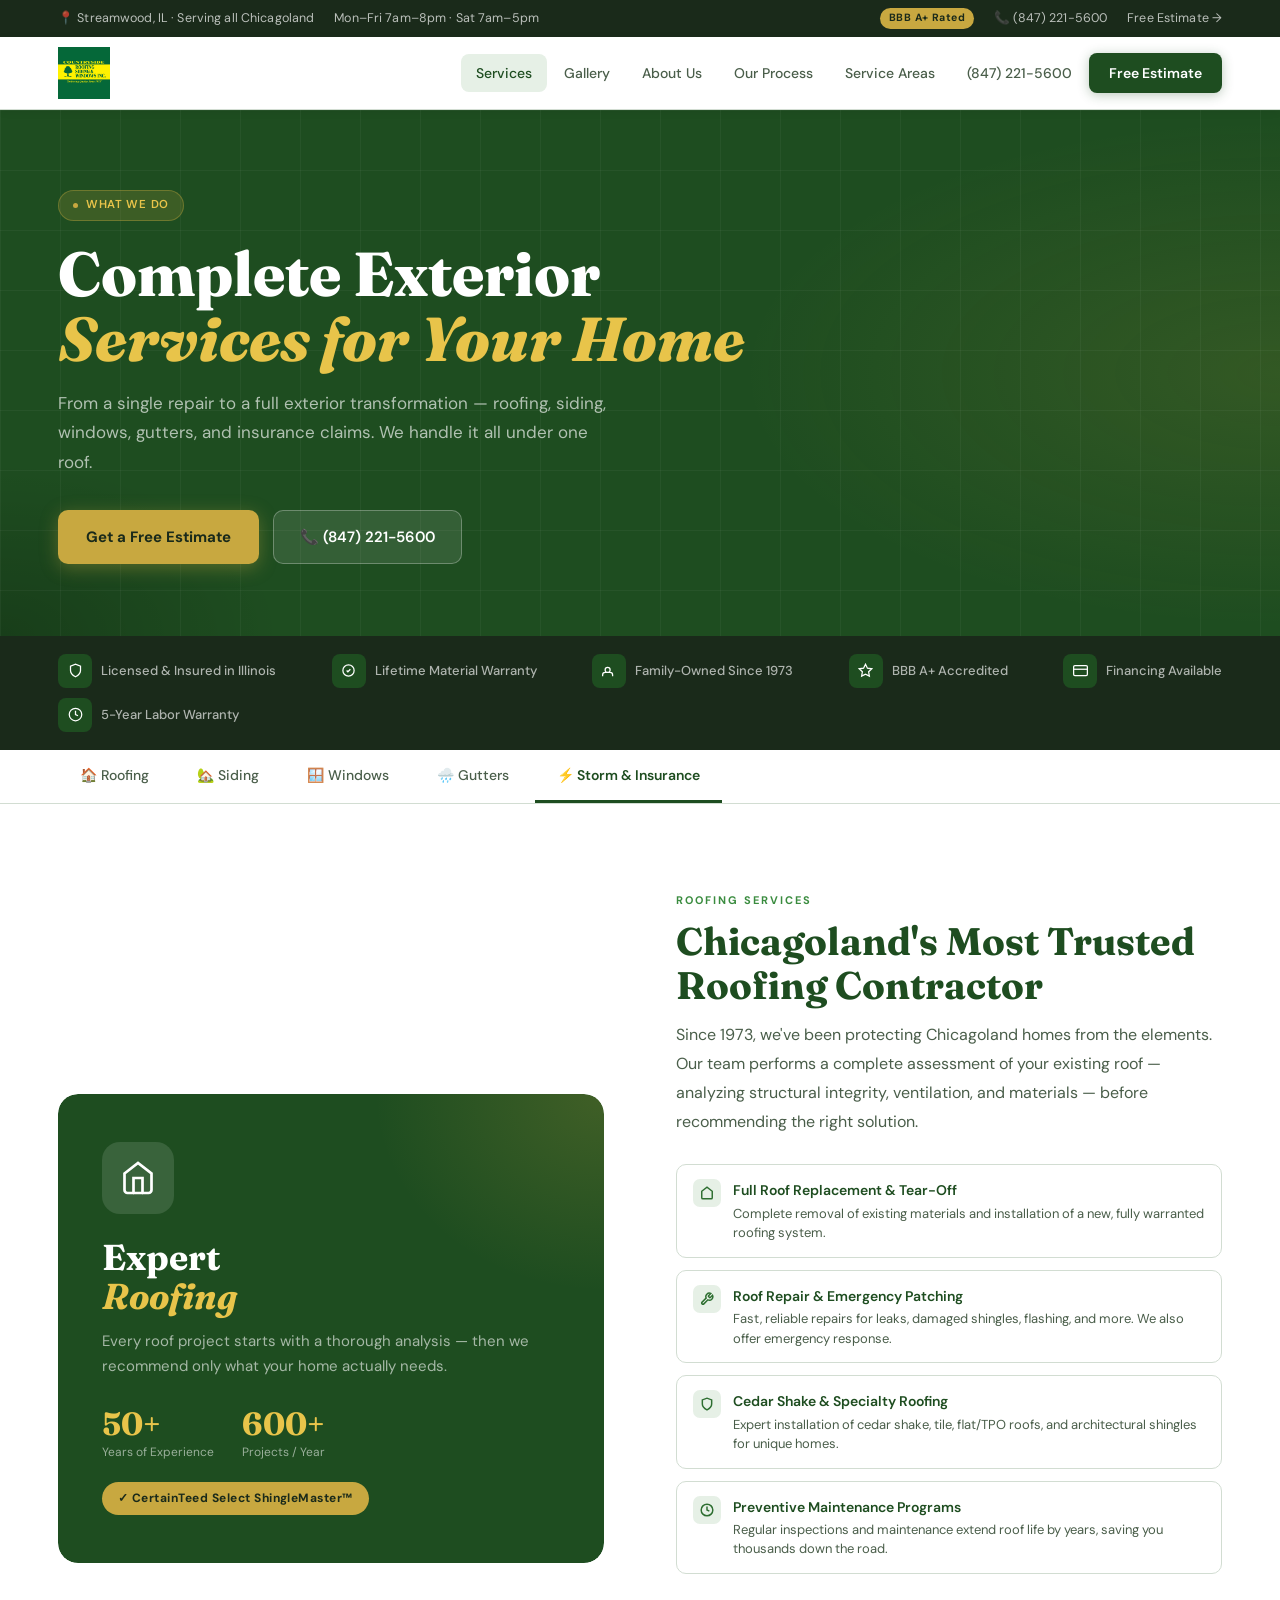
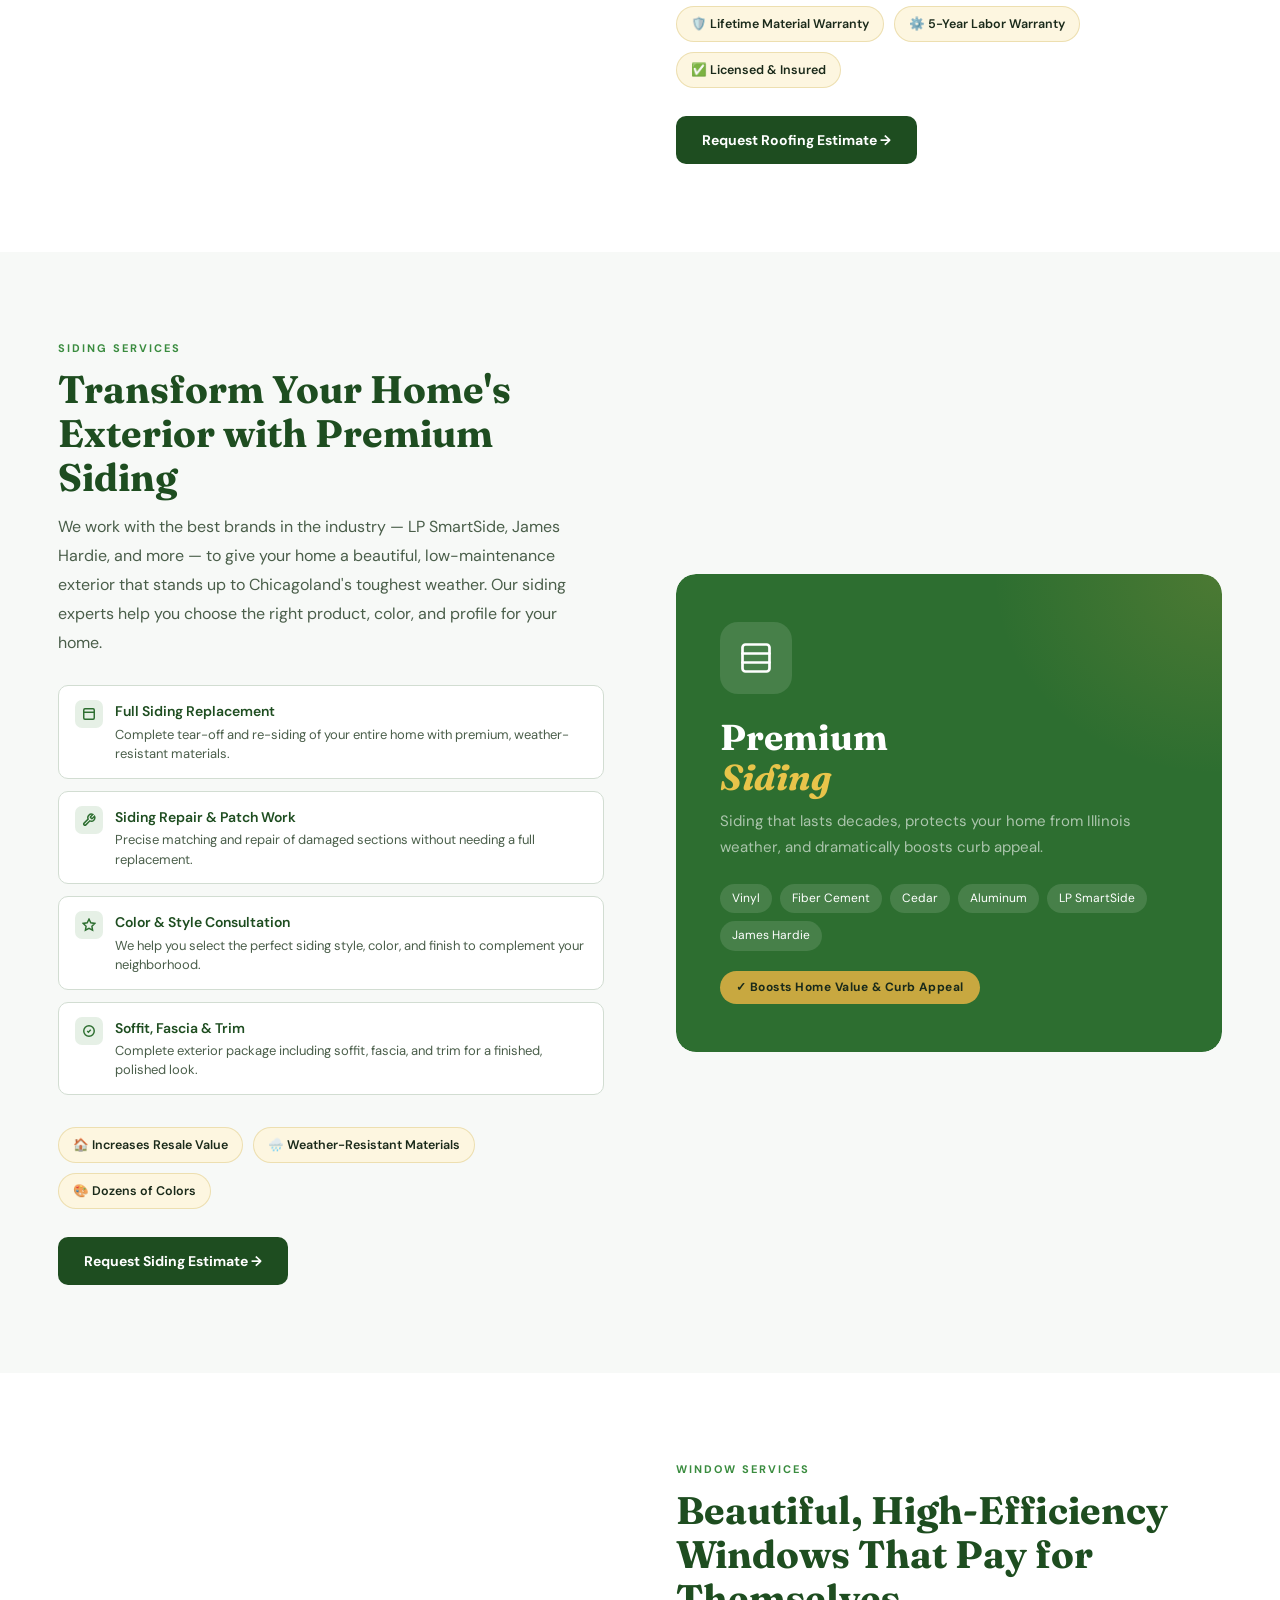
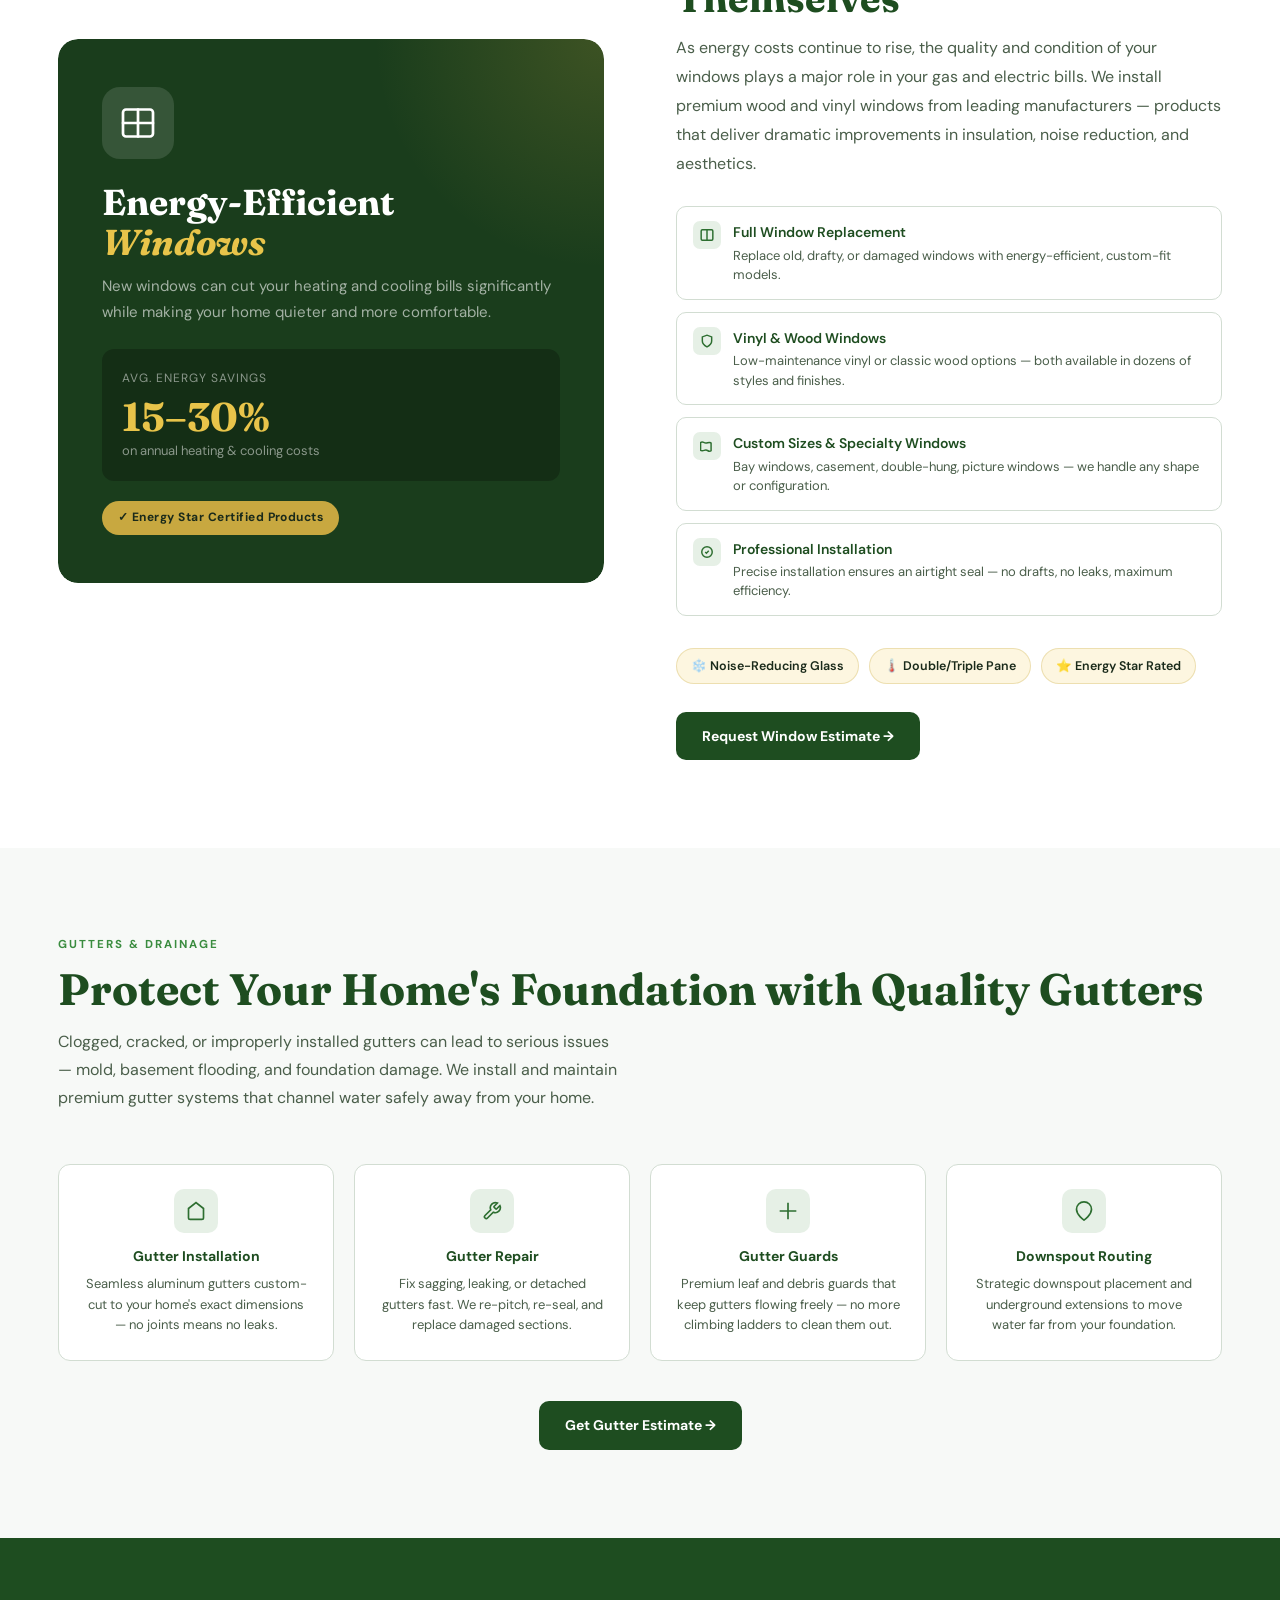
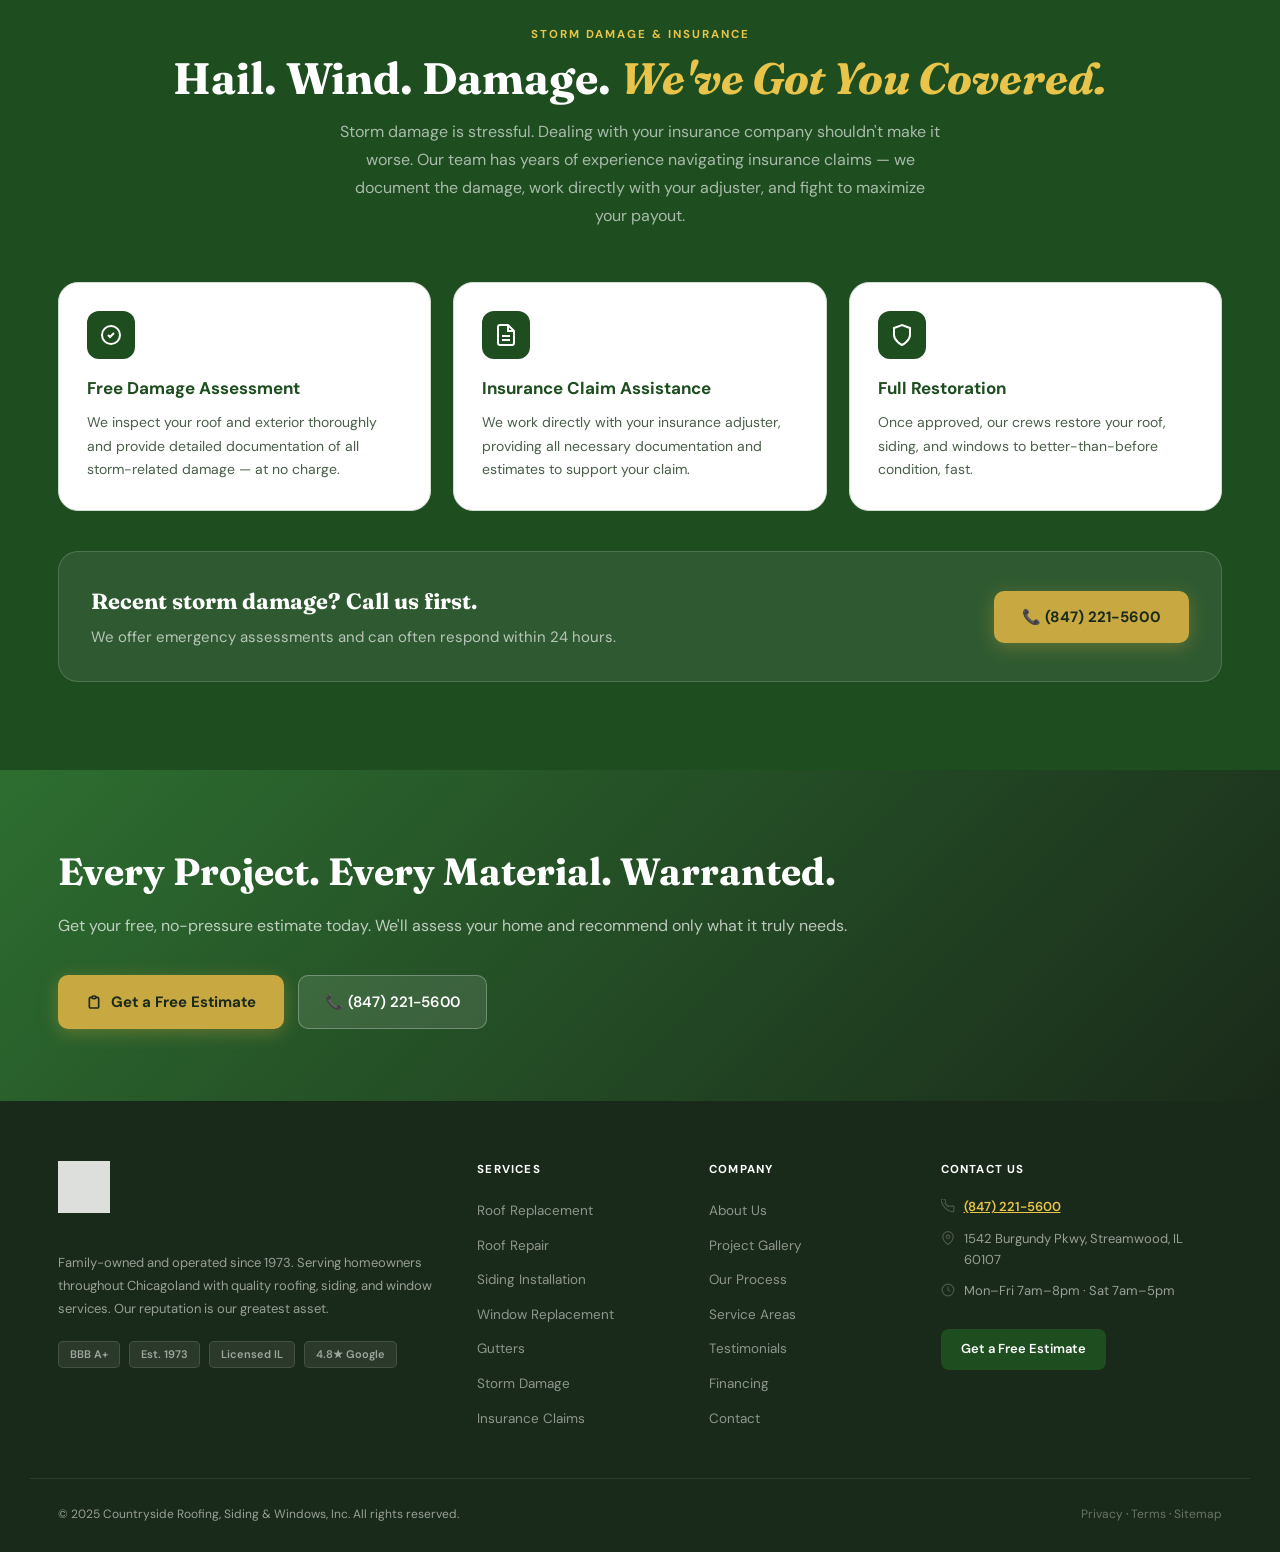
<file: services.html>
<!DOCTYPE html>
<html lang="en">
<head>
<meta charset="UTF-8"/><meta name="viewport" content="width=device-width,initial-scale=1.0"/>
<title>Services | Countryside Roofing, Siding &amp; Windows</title>
<link href="https://fonts.googleapis.com/css2?family=Fraunces:ital,opsz,wght@0,9..144,700;0,9..144,800;1,9..144,700&family=DM+Sans:wght@400;500;600;700&display=swap" rel="stylesheet"/>
<link rel="stylesheet" href="css/shared.css"/>
<style>
/* ── SERVICE NAV TABS ── */
.svc-tabs { background: var(--white); border-bottom: 1px solid var(--g2); position: sticky; top: 72px; z-index: 100; }
.svc-tabs-in { max-width: 1220px; margin: 0 auto; padding: 0 28px; display: flex; gap: 4px; overflow-x: auto; }
.svc-tab {
  padding: 14px 22px; font-size: 14px; font-weight: 500;
  color: var(--g6); text-decoration: none; white-space: nowrap;
  border-bottom: 3px solid transparent; transition: var(--transition);
}
.svc-tab:hover { color: var(--green); }
.svc-tab.active { color: var(--green); border-bottom-color: var(--green); font-weight: 600; }

/* ── SERVICE SECTION ── */
.svc-section { padding: 88px 0; }
.svc-section:nth-child(odd) { background: var(--off); }
.svc-grid { display: grid; grid-template-columns: 1fr 1fr; gap: 72px; align-items: center; }
.svc-grid.reverse { direction: rtl; }
.svc-grid.reverse > * { direction: ltr; }
.svc-visual {
  border-radius: var(--rl);
  overflow: hidden;
  position: relative;
  min-height: 420px;
  display: flex; align-items: stretch;
}
.svc-visual-inner {
  width: 100%;
  background: var(--green);
  border-radius: var(--rl);
  padding: 48px 44px;
  display: flex; flex-direction: column; justify-content: space-between;
  position: relative; overflow: hidden;
}
.svc-visual-inner::before {
  content: '';
  position: absolute; inset: 0;
  background: radial-gradient(ellipse 70% 70% at 100% 0%, rgba(200,168,64,.2) 0%, transparent 60%);
}
.svc-visual-icon {
  width: 72px; height: 72px; background: rgba(255,255,255,.12);
  border-radius: 18px; display: flex; align-items: center; justify-content: center;
  margin-bottom: 24px; position: relative; z-index: 1;
}
.svc-visual-title {
  font-family: 'Fraunces', serif;
  font-size: 36px; font-weight: 700; color: var(--white);
  line-height: 1.1; margin-bottom: 12px; position: relative; z-index: 1;
}
.svc-visual-title em { font-style: italic; color: var(--gold2); }
.svc-visual-badge {
  display: inline-flex; align-items: center; gap: 7px;
  background: var(--gold); color: var(--charcoal);
  padding: 7px 16px; border-radius: 20px;
  font-size: 12px; font-weight: 700; letter-spacing: .04em;
  width: fit-content; position: relative; z-index: 1; margin-top: auto;
}

/* Stats strip inside visual */
.svc-stats { display: flex; gap: 28px; margin-top: 28px; position: relative; z-index: 1; }
.svc-stat { }
.svc-stat-n {
  font-family: 'Fraunces', serif; font-size: 32px; font-weight: 700;
  color: var(--gold2); line-height: 1;
}
.svc-stat-l { font-size: 12px; color: rgba(255,255,255,.55); margin-top: 3px; }

.svc-content {}
.svc-eyebrow { font-size: 11px; font-weight: 700; letter-spacing: 2px; text-transform: uppercase; color: var(--green3); margin-bottom: 9px; }
.svc-title { font-family: 'Fraunces', serif; font-size: clamp(28px, 3vw, 40px); font-weight: 700; color: var(--green); line-height: 1.15; margin-bottom: 14px; }
.svc-desc { font-size: 16px; color: var(--g6); line-height: 1.8; margin-bottom: 28px; }

/* Feature checklist */
.svc-features { display: flex; flex-direction: column; gap: 12px; margin-bottom: 32px; }
.svc-feat {
  display: flex; gap: 12px; align-items: flex-start;
  padding: 14px 16px; background: var(--white);
  border-radius: 10px; border: 1px solid var(--g2);
  transition: var(--transition);
}
.svc-section:nth-child(odd) .svc-feat { background: var(--white); }
.svc-feat:hover { border-color: var(--green); box-shadow: 0 4px 16px rgba(30,77,32,.08); }
.svc-feat-ico {
  width: 28px; height: 28px; background: var(--green-lt);
  border-radius: 7px; display: flex; align-items: center; justify-content: center; flex-shrink: 0;
}
.svc-feat-title { font-size: 14px; font-weight: 600; color: var(--green); margin-bottom: 2px; }
.svc-feat-text { font-size: 13px; color: var(--g6); line-height: 1.5; }

/* Materials grid */
.materials-grid { display: grid; grid-template-columns: repeat(2, 1fr); gap: 10px; margin-bottom: 32px; }
.material-tag {
  background: var(--green-ltr); border: 1px solid var(--green-lt);
  color: var(--green); padding: 9px 14px; border-radius: 8px;
  font-size: 13px; font-weight: 500; text-align: center;
}

/* Warranty chips */
.warranty-chips { display: flex; gap: 10px; flex-wrap: wrap; margin-top: 16px; }
.wchip {
  display: flex; align-items: center; gap: 6px;
  background: var(--gold-lt); border: 1px solid rgba(200,168,64,.3);
  color: var(--charcoal); padding: 7px 14px; border-radius: 20px;
  font-size: 12.5px; font-weight: 600;
}

/* ── FULL WIDTH SERVICE CARDS (Storm/Insurance) ── */
.insurance-grid { display: grid; grid-template-columns: repeat(3, 1fr); gap: 22px; }
.ins-card {
  background: var(--white); border-radius: var(--rl);
  border: 1px solid var(--g2); padding: 28px;
  transition: var(--transition);
}
.ins-card:hover { border-color: var(--green); box-shadow: var(--shadow-md); transform: translateY(-3px); }
.ins-card-ico {
  width: 48px; height: 48px; background: var(--green);
  border-radius: 12px; display: flex; align-items: center; justify-content: center;
  margin-bottom: 16px;
}
.ins-card-title { font-size: 17px; font-weight: 700; color: var(--green); margin-bottom: 9px; }
.ins-card-text { font-size: 14px; color: var(--g6); line-height: 1.7; }

/* ── GUTTERS ── */
.gutters-grid { display: grid; grid-template-columns: repeat(4, 1fr); gap: 20px; }
.gutter-card {
  background: var(--white); border-radius: var(--r);
  border: 1px solid var(--g2); padding: 24px;
  text-align: center; transition: var(--transition);
}
.gutter-card:hover { border-color: var(--green); box-shadow: var(--shadow-sm); }
.gutter-card-ico {
  width: 44px; height: 44px; background: var(--green-lt);
  border-radius: 10px; display: flex; align-items: center; justify-content: center;
  margin: 0 auto 12px;
}
.gutter-card-title { font-size: 14px; font-weight: 700; color: var(--green); margin-bottom: 6px; }
.gutter-card-text { font-size: 13px; color: var(--g6); line-height: 1.6; }

@media (max-width: 1024px) {
  .svc-grid { grid-template-columns: 1fr; gap: 40px; }
  .svc-grid.reverse { direction: ltr; }
  .insurance-grid { grid-template-columns: 1fr 1fr; }
  .gutters-grid { grid-template-columns: 1fr 1fr; }
}
@media (max-width: 768px) {
  .svc-section { padding: 56px 0; }
  .insurance-grid, .gutters-grid { grid-template-columns: 1fr; }
  .materials-grid { grid-template-columns: 1fr; }
}
</style>
</head>
<body data-page="services">
<div id="topbar-mount"></div>
<div id="nav-mount"></div>

<!-- PAGE HERO -->
<div class="page-hero">
  <div class="page-hero-bg"></div>
  <div class="page-hero-grid"></div>
  <div class="page-hero-in">
    <div class="ph-eyebrow"><span class="ph-dot"></span>What We Do</div>
    <h1 class="ph-title fade-up">Complete Exterior<br/><em>Services for Your Home</em></h1>
    <p class="ph-sub fade-up fade-up-1">From a single repair to a full exterior transformation — roofing, siding, windows, gutters, and insurance claims. We handle it all under one roof.</p>
    <div class="ph-actions fade-up fade-up-2">
      <a href="index.html#estimate" class="btn-primary">Get a Free Estimate</a>
      <a href="tel:8472215600" class="btn-outline">📞 (847) 221-5600</a>
    </div>
  </div>
</div>

<div id="trust-bar-mount"></div>

<!-- SERVICE TABS -->
<div class="svc-tabs">
  <div class="svc-tabs-in">
    <a href="#roofing"  class="svc-tab active">🏠 Roofing</a>
    <a href="#siding"   class="svc-tab">🏡 Siding</a>
    <a href="#windows"  class="svc-tab">🪟 Windows</a>
    <a href="#gutters"  class="svc-tab">🌧️ Gutters</a>
    <a href="#storm"    class="svc-tab">⚡ Storm &amp; Insurance</a>
  </div>
</div>

<!-- ── ROOFING ── -->
<div class="svc-section" id="roofing">
  <div class="con">
    <div class="svc-grid">
      <div class="svc-visual">
        <div class="svc-visual-inner">
          <div>
            <div class="svc-visual-icon">
              <svg width="36" height="36" viewBox="0 0 24 24" fill="none" stroke="white" stroke-width="1.8" stroke-linecap="round"><path d="M3 9l9-7 9 7v11a2 2 0 01-2 2H5a2 2 0 01-2-2z"/><polyline points="9 22 9 12 15 12 15 22"/></svg>
            </div>
            <div class="svc-visual-title">Expert<br/><em>Roofing</em></div>
            <p style="color:rgba(255,255,255,.6);font-size:15px;line-height:1.7;margin-top:10px">Every roof project starts with a thorough analysis — then we recommend only what your home actually needs.</p>
          </div>
          <div>
            <div class="svc-stats">
              <div class="svc-stat"><div class="svc-stat-n">50+</div><div class="svc-stat-l">Years of Experience</div></div>
              <div class="svc-stat"><div class="svc-stat-n">600+</div><div class="svc-stat-l">Projects / Year</div></div>
            </div>
            <div class="svc-visual-badge" style="margin-top:20px">✓ CertainTeed Select ShingleMaster™</div>
          </div>
        </div>
      </div>
      <div class="svc-content">
        <div class="svc-eyebrow">Roofing Services</div>
        <h2 class="svc-title">Chicagoland's Most Trusted Roofing Contractor</h2>
        <p class="svc-desc">Since 1973, we've been protecting Chicagoland homes from the elements. Our team performs a complete assessment of your existing roof — analyzing structural integrity, ventilation, and materials — before recommending the right solution.</p>
        <div class="svc-features">
          <div class="svc-feat">
            <div class="svc-feat-ico"><svg width="14" height="14" viewBox="0 0 24 24" fill="none" stroke="#2d6e30" stroke-width="2.5"><path d="M3 9l9-7 9 7v11a2 2 0 01-2 2H5a2 2 0 01-2-2z"/></svg></div>
            <div><div class="svc-feat-title">Full Roof Replacement &amp; Tear-Off</div><div class="svc-feat-text">Complete removal of existing materials and installation of a new, fully warranted roofing system.</div></div>
          </div>
          <div class="svc-feat">
            <div class="svc-feat-ico"><svg width="14" height="14" viewBox="0 0 24 24" fill="none" stroke="#2d6e30" stroke-width="2.5"><path d="M14.7 6.3a1 1 0 000 1.4l1.6 1.6a1 1 0 001.4 0l3.77-3.77a6 6 0 01-7.94 7.94l-6.91 6.91a2.12 2.12 0 01-3-3l6.91-6.91a6 6 0 017.94-7.94l-3.76 3.76z"/></svg></div>
            <div><div class="svc-feat-title">Roof Repair &amp; Emergency Patching</div><div class="svc-feat-text">Fast, reliable repairs for leaks, damaged shingles, flashing, and more. We also offer emergency response.</div></div>
          </div>
          <div class="svc-feat">
            <div class="svc-feat-ico"><svg width="14" height="14" viewBox="0 0 24 24" fill="none" stroke="#2d6e30" stroke-width="2.5"><path d="M12 22s8-4 8-10V5l-8-3-8 3v7c0 6 8 10 8 10z"/></svg></div>
            <div><div class="svc-feat-title">Cedar Shake &amp; Specialty Roofing</div><div class="svc-feat-text">Expert installation of cedar shake, tile, flat/TPO roofs, and architectural shingles for unique homes.</div></div>
          </div>
          <div class="svc-feat">
            <div class="svc-feat-ico"><svg width="14" height="14" viewBox="0 0 24 24" fill="none" stroke="#2d6e30" stroke-width="2.5"><circle cx="12" cy="12" r="10"/><polyline points="12 6 12 12 16 14"/></svg></div>
            <div><div class="svc-feat-title">Preventive Maintenance Programs</div><div class="svc-feat-text">Regular inspections and maintenance extend roof life by years, saving you thousands down the road.</div></div>
          </div>
        </div>
        <div class="warranty-chips">
          <div class="wchip">🛡️ Lifetime Material Warranty</div>
          <div class="wchip">⚙️ 5-Year Labor Warranty</div>
          <div class="wchip">✅ Licensed &amp; Insured</div>
        </div>
        <div style="margin-top:28px">
          <a href="index.html#estimate" class="btn-green">Request Roofing Estimate →</a>
        </div>
      </div>
    </div>
  </div>
</div>

<!-- ── SIDING ── -->
<div class="svc-section" id="siding">
  <div class="con">
    <div class="svc-grid reverse">
      <div class="svc-visual">
        <div class="svc-visual-inner" style="background:var(--green2)">
          <div>
            <div class="svc-visual-icon">
              <svg width="36" height="36" viewBox="0 0 24 24" fill="none" stroke="white" stroke-width="1.8" stroke-linecap="round"><rect x="3" y="3" width="18" height="18" rx="2"/><line x1="3" y1="9" x2="21" y2="9"/><line x1="3" y1="15" x2="21" y2="15"/></svg>
            </div>
            <div class="svc-visual-title">Premium<br/><em>Siding</em></div>
            <p style="color:rgba(255,255,255,.6);font-size:15px;line-height:1.7;margin-top:10px">Siding that lasts decades, protects your home from Illinois weather, and dramatically boosts curb appeal.</p>
          </div>
          <div>
            <div style="display:flex;flex-wrap:wrap;gap:8px;margin-top:24px;position:relative;z-index:1">
              <span style="background:rgba(255,255,255,.12);color:white;padding:5px 12px;border-radius:20px;font-size:12px">Vinyl</span>
              <span style="background:rgba(255,255,255,.12);color:white;padding:5px 12px;border-radius:20px;font-size:12px">Fiber Cement</span>
              <span style="background:rgba(255,255,255,.12);color:white;padding:5px 12px;border-radius:20px;font-size:12px">Cedar</span>
              <span style="background:rgba(255,255,255,.12);color:white;padding:5px 12px;border-radius:20px;font-size:12px">Aluminum</span>
              <span style="background:rgba(255,255,255,.12);color:white;padding:5px 12px;border-radius:20px;font-size:12px">LP SmartSide</span>
              <span style="background:rgba(255,255,255,.12);color:white;padding:5px 12px;border-radius:20px;font-size:12px">James Hardie</span>
            </div>
            <div class="svc-visual-badge" style="margin-top:20px">✓ Boosts Home Value &amp; Curb Appeal</div>
          </div>
        </div>
      </div>
      <div class="svc-content">
        <div class="svc-eyebrow">Siding Services</div>
        <h2 class="svc-title">Transform Your Home's Exterior with Premium Siding</h2>
        <p class="svc-desc">We work with the best brands in the industry — LP SmartSide, James Hardie, and more — to give your home a beautiful, low-maintenance exterior that stands up to Chicagoland's toughest weather. Our siding experts help you choose the right product, color, and profile for your home.</p>
        <div class="svc-features">
          <div class="svc-feat">
            <div class="svc-feat-ico"><svg width="14" height="14" viewBox="0 0 24 24" fill="none" stroke="#2d6e30" stroke-width="2.5"><rect x="3" y="3" width="18" height="18" rx="2"/><line x1="3" y1="9" x2="21" y2="9"/></svg></div>
            <div><div class="svc-feat-title">Full Siding Replacement</div><div class="svc-feat-text">Complete tear-off and re-siding of your entire home with premium, weather-resistant materials.</div></div>
          </div>
          <div class="svc-feat">
            <div class="svc-feat-ico"><svg width="14" height="14" viewBox="0 0 24 24" fill="none" stroke="#2d6e30" stroke-width="2.5"><path d="M14.7 6.3a1 1 0 000 1.4l1.6 1.6a1 1 0 001.4 0l3.77-3.77a6 6 0 01-7.94 7.94l-6.91 6.91a2.12 2.12 0 01-3-3l6.91-6.91a6 6 0 017.94-7.94l-3.76 3.76z"/></svg></div>
            <div><div class="svc-feat-title">Siding Repair &amp; Patch Work</div><div class="svc-feat-text">Precise matching and repair of damaged sections without needing a full replacement.</div></div>
          </div>
          <div class="svc-feat">
            <div class="svc-feat-ico"><svg width="14" height="14" viewBox="0 0 24 24" fill="none" stroke="#2d6e30" stroke-width="2.5"><path d="M12 2l3.09 6.26L22 9.27l-5 4.87 1.18 6.88L12 17.77l-6.18 3.25L7 14.14 2 9.27l6.91-1.01L12 2z"/></svg></div>
            <div><div class="svc-feat-title">Color &amp; Style Consultation</div><div class="svc-feat-text">We help you select the perfect siding style, color, and finish to complement your neighborhood.</div></div>
          </div>
          <div class="svc-feat">
            <div class="svc-feat-ico"><svg width="14" height="14" viewBox="0 0 24 24" fill="none" stroke="#2d6e30" stroke-width="2.5"><path d="M9 12l2 2 4-4m6 2a9 9 0 11-18 0 9 9 0 0118 0z"/></svg></div>
            <div><div class="svc-feat-title">Soffit, Fascia &amp; Trim</div><div class="svc-feat-text">Complete exterior package including soffit, fascia, and trim for a finished, polished look.</div></div>
          </div>
        </div>
        <div class="warranty-chips">
          <div class="wchip">🏠 Increases Resale Value</div>
          <div class="wchip">🌧️ Weather-Resistant Materials</div>
          <div class="wchip">🎨 Dozens of Colors</div>
        </div>
        <div style="margin-top:28px">
          <a href="index.html#estimate" class="btn-green">Request Siding Estimate →</a>
        </div>
      </div>
    </div>
  </div>
</div>

<!-- ── WINDOWS ── -->
<div class="svc-section" id="windows">
  <div class="con">
    <div class="svc-grid">
      <div class="svc-visual">
        <div class="svc-visual-inner" style="background:#1a3d1c">
          <div>
            <div class="svc-visual-icon">
              <svg width="36" height="36" viewBox="0 0 24 24" fill="none" stroke="white" stroke-width="1.8" stroke-linecap="round"><rect x="2" y="3" width="20" height="18" rx="2"/><line x1="12" y1="3" x2="12" y2="21"/><line x1="2" y1="12" x2="22" y2="12"/></svg>
            </div>
            <div class="svc-visual-title">Energy-Efficient<br/><em>Windows</em></div>
            <p style="color:rgba(255,255,255,.6);font-size:15px;line-height:1.7;margin-top:10px">New windows can cut your heating and cooling bills significantly while making your home quieter and more comfortable.</p>
          </div>
          <div>
            <div style="background:rgba(0,0,0,.25);border-radius:12px;padding:20px;margin-top:24px;position:relative;z-index:1">
              <div style="font-size:12px;color:rgba(255,255,255,.5);text-transform:uppercase;letter-spacing:1px;margin-bottom:8px">Avg. Energy Savings</div>
              <div style="font-family:'Fraunces',serif;font-size:40px;font-weight:700;color:var(--gold2);line-height:1">15–30%</div>
              <div style="font-size:13px;color:rgba(255,255,255,.5);margin-top:4px">on annual heating &amp; cooling costs</div>
            </div>
            <div class="svc-visual-badge" style="margin-top:20px">✓ Energy Star Certified Products</div>
          </div>
        </div>
      </div>
      <div class="svc-content">
        <div class="svc-eyebrow">Window Services</div>
        <h2 class="svc-title">Beautiful, High-Efficiency Windows That Pay for Themselves</h2>
        <p class="svc-desc">As energy costs continue to rise, the quality and condition of your windows plays a major role in your gas and electric bills. We install premium wood and vinyl windows from leading manufacturers — products that deliver dramatic improvements in insulation, noise reduction, and aesthetics.</p>
        <div class="svc-features">
          <div class="svc-feat">
            <div class="svc-feat-ico"><svg width="14" height="14" viewBox="0 0 24 24" fill="none" stroke="#2d6e30" stroke-width="2.5"><rect x="2" y="3" width="20" height="18" rx="2"/><line x1="12" y1="3" x2="12" y2="21"/></svg></div>
            <div><div class="svc-feat-title">Full Window Replacement</div><div class="svc-feat-text">Replace old, drafty, or damaged windows with energy-efficient, custom-fit models.</div></div>
          </div>
          <div class="svc-feat">
            <div class="svc-feat-ico"><svg width="14" height="14" viewBox="0 0 24 24" fill="none" stroke="#2d6e30" stroke-width="2.5"><path d="M12 22s8-4 8-10V5l-8-3-8 3v7c0 6 8 10 8 10z"/></svg></div>
            <div><div class="svc-feat-title">Vinyl &amp; Wood Windows</div><div class="svc-feat-text">Low-maintenance vinyl or classic wood options — both available in dozens of styles and finishes.</div></div>
          </div>
          <div class="svc-feat">
            <div class="svc-feat-ico"><svg width="14" height="14" viewBox="0 0 24 24" fill="none" stroke="#2d6e30" stroke-width="2.5"><path d="M1 6s1-1 3-1 3 2 6 2 3-1 6-1 3 1 3 1v13s-1 1-3 1-3-2-6-2-3 1-6 1-3-1-3-1z"/></svg></div>
            <div><div class="svc-feat-title">Custom Sizes &amp; Specialty Windows</div><div class="svc-feat-text">Bay windows, casement, double-hung, picture windows — we handle any shape or configuration.</div></div>
          </div>
          <div class="svc-feat">
            <div class="svc-feat-ico"><svg width="14" height="14" viewBox="0 0 24 24" fill="none" stroke="#2d6e30" stroke-width="2.5"><path d="M9 12l2 2 4-4m6 2a9 9 0 11-18 0 9 9 0 0118 0z"/></svg></div>
            <div><div class="svc-feat-title">Professional Installation</div><div class="svc-feat-text">Precise installation ensures an airtight seal — no drafts, no leaks, maximum efficiency.</div></div>
          </div>
        </div>
        <div class="warranty-chips">
          <div class="wchip">❄️ Noise-Reducing Glass</div>
          <div class="wchip">🌡️ Double/Triple Pane</div>
          <div class="wchip">⭐ Energy Star Rated</div>
        </div>
        <div style="margin-top:28px">
          <a href="index.html#estimate" class="btn-green">Request Window Estimate →</a>
        </div>
      </div>
    </div>
  </div>
</div>

<!-- ── GUTTERS ── -->
<div class="svc-section" id="gutters">
  <div class="con">
    <div class="sec-hdr">
      <div class="eyebrow">Gutters &amp; Drainage</div>
      <h2 class="section-title">Protect Your Home's Foundation with Quality Gutters</h2>
      <p class="section-sub">Clogged, cracked, or improperly installed gutters can lead to serious issues — mold, basement flooding, and foundation damage. We install and maintain premium gutter systems that channel water safely away from your home.</p>
    </div>
    <div class="gutters-grid">
      <div class="gutter-card">
        <div class="gutter-card-ico"><svg width="20" height="20" viewBox="0 0 24 24" fill="none" stroke="#2d6e30" stroke-width="2"><path d="M3 9l9-7 9 7v11a2 2 0 01-2 2H5a2 2 0 01-2-2z"/></svg></div>
        <div class="gutter-card-title">Gutter Installation</div>
        <div class="gutter-card-text">Seamless aluminum gutters custom-cut to your home's exact dimensions — no joints means no leaks.</div>
      </div>
      <div class="gutter-card">
        <div class="gutter-card-ico"><svg width="20" height="20" viewBox="0 0 24 24" fill="none" stroke="#2d6e30" stroke-width="2"><path d="M14.7 6.3a1 1 0 000 1.4l1.6 1.6a1 1 0 001.4 0l3.77-3.77a6 6 0 01-7.94 7.94l-6.91 6.91a2.12 2.12 0 01-3-3l6.91-6.91a6 6 0 017.94-7.94l-3.76 3.76z"/></svg></div>
        <div class="gutter-card-title">Gutter Repair</div>
        <div class="gutter-card-text">Fix sagging, leaking, or detached gutters fast. We re-pitch, re-seal, and replace damaged sections.</div>
      </div>
      <div class="gutter-card">
        <div class="gutter-card-ico"><svg width="20" height="20" viewBox="0 0 24 24" fill="none" stroke="#2d6e30" stroke-width="2"><path d="M12 2v20M2 12h20"/></svg></div>
        <div class="gutter-card-title">Gutter Guards</div>
        <div class="gutter-card-text">Premium leaf and debris guards that keep gutters flowing freely — no more climbing ladders to clean them out.</div>
      </div>
      <div class="gutter-card">
        <div class="gutter-card-ico"><svg width="20" height="20" viewBox="0 0 24 24" fill="none" stroke="#2d6e30" stroke-width="2"><path d="M21 10c0 7-9 13-9 13s-9-6-9-13a9 9 0 0118 0z"/></svg></div>
        <div class="gutter-card-title">Downspout Routing</div>
        <div class="gutter-card-text">Strategic downspout placement and underground extensions to move water far from your foundation.</div>
      </div>
    </div>
    <div style="text-align:center;margin-top:40px">
      <a href="index.html#estimate" class="btn-green">Get Gutter Estimate →</a>
    </div>
  </div>
</div>

<!-- ── STORM & INSURANCE ── -->
<div class="svc-section" id="storm" style="background:var(--green)">
  <div class="con">
    <div class="sec-hdr-c">
      <div class="eyebrow light">Storm Damage &amp; Insurance</div>
      <h2 class="section-title light">Hail. Wind. Damage. <em style="font-style:italic;color:var(--gold2)">We've Got You Covered.</em></h2>
      <p class="section-sub light" style="max-width:600px">Storm damage is stressful. Dealing with your insurance company shouldn't make it worse. Our team has years of experience navigating insurance claims — we document the damage, work directly with your adjuster, and fight to maximize your payout.</p>
    </div>
    <div class="insurance-grid">
      <div class="ins-card">
        <div class="ins-card-ico"><svg width="24" height="24" viewBox="0 0 24 24" fill="none" stroke="white" stroke-width="2"><path d="M9 12l2 2 4-4m6 2a9 9 0 11-18 0 9 9 0 0118 0z"/></svg></div>
        <div class="ins-card-title">Free Damage Assessment</div>
        <div class="ins-card-text">We inspect your roof and exterior thoroughly and provide detailed documentation of all storm-related damage — at no charge.</div>
      </div>
      <div class="ins-card">
        <div class="ins-card-ico"><svg width="24" height="24" viewBox="0 0 24 24" fill="none" stroke="white" stroke-width="2"><path d="M14 2H6a2 2 0 00-2 2v16a2 2 0 002 2h12a2 2 0 002-2V8z"/><polyline points="14 2 14 8 20 8"/><line x1="16" y1="13" x2="8" y2="13"/><line x1="16" y1="17" x2="8" y2="17"/></svg></div>
        <div class="ins-card-title">Insurance Claim Assistance</div>
        <div class="ins-card-text">We work directly with your insurance adjuster, providing all necessary documentation and estimates to support your claim.</div>
      </div>
      <div class="ins-card">
        <div class="ins-card-ico"><svg width="24" height="24" viewBox="0 0 24 24" fill="none" stroke="white" stroke-width="2"><path d="M12 22s8-4 8-10V5l-8-3-8 3v7c0 6 8 10 8 10z"/></svg></div>
        <div class="ins-card-title">Full Restoration</div>
        <div class="ins-card-text">Once approved, our crews restore your roof, siding, and windows to better-than-before condition, fast.</div>
      </div>
    </div>
    <div style="background:rgba(255,255,255,.08);border-radius:var(--rl);padding:32px;margin-top:40px;border:1px solid rgba(255,255,255,.15);display:flex;justify-content:space-between;align-items:center;flex-wrap:wrap;gap:20px">
      <div>
        <div style="font-family:'Fraunces',serif;font-size:22px;font-weight:700;color:white;margin-bottom:6px">Recent storm damage? Call us first.</div>
        <div style="font-size:15px;color:rgba(255,255,255,.65)">We offer emergency assessments and can often respond within 24 hours.</div>
      </div>
      <a href="tel:8472215600" class="btn-primary">📞 (847) 221-5600</a>
    </div>
  </div>
</div>

<div id="cta-band-mount"
  data-title="Every Project. Every Material. Warranted."
  data-sub="Get your free, no-pressure estimate today. We'll assess your home and recommend only what it truly needs.">
</div>
<div id="footer-mount"></div>
<script src="js/shared.js"></script>
<script>
  // Highlight active tab on scroll
  const tabs = document.querySelectorAll('.svc-tab');
  const sections = ['roofing','siding','windows','gutters','storm'].map(id => document.getElementById(id));
  window.addEventListener('scroll', () => {
    const y = window.scrollY + 160;
    sections.forEach((s, i) => {
      if (s && y >= s.offsetTop) {
        tabs.forEach(t => t.classList.remove('active'));
        tabs[i]?.classList.add('active');
      }
    });
  });
</script>
</body>
</html>
</file>
<file: css/shared.css>
/* ─── COUNTRYSIDE ROOFING — SHARED STYLES ─── */
@import url('https://fonts.googleapis.com/css2?family=Fraunces:ital,opsz,wght@0,9..144,400;0,9..144,600;0,9..144,700;0,9..144,800;1,9..144,700&family=DM+Sans:wght@300;400;500;600;700&display=swap');

*, *::before, *::after { box-sizing: border-box; margin: 0; padding: 0; }

:root {
  --green:     #1e4d20;
  --green2:    #2d6e30;
  --green3:    #3a8c3f;
  --green4:    #4fad55;
  --green-lt:  #e6f0e6;
  --green-ltr: #f0f7f0;
  --gold:      #c8a840;
  --gold2:     #e8c44a;
  --gold-lt:   #fdf6e0;
  --charcoal:  #1a2a1a;
  --white:     #ffffff;
  --off:       #f7f9f7;
  --g1:        #edf2ed;
  --g2:        #d2ddd2;
  --g3:        #b0c0b0;
  --g4:        #8a9e8a;
  --g6:        #4a5e4a;
  --g8:        #1a2a1a;
  --shadow-sm: 0 2px 8px rgba(0,0,0,.07);
  --shadow-md: 0 8px 32px rgba(0,0,0,.11);
  --shadow-lg: 0 24px 64px rgba(0,0,0,.15);
  --r:  12px;
  --rl: 20px;
  --transition: all .25s cubic-bezier(.4,0,.2,1);
}

html { scroll-behavior: smooth; }
body {
  font-family: 'DM Sans', sans-serif;
  background: var(--white);
  color: var(--g8);
  line-height: 1.6;
  overflow-x: hidden;
  -webkit-font-smoothing: antialiased;
}

/* ── TOPBAR ── */
.topbar {
  background: var(--charcoal);
  color: rgba(255,255,255,.7);
  font-size: 12.5px;
  padding: 8px 0;
  letter-spacing: .01em;
}
.topbar-in {
  max-width: 1220px; margin: 0 auto; padding: 0 28px;
  display: flex; justify-content: space-between; align-items: center;
  flex-wrap: wrap; gap: 8px;
}
.topbar a { color: rgba(255,255,255,.7); text-decoration: none; transition: color .2s; }
.topbar a:hover { color: var(--gold2); }
.topbar-l, .topbar-r { display: flex; gap: 20px; align-items: center; }
.tb-badge {
  background: var(--gold); color: var(--charcoal);
  font-weight: 700; font-size: 10.5px; padding: 2px 9px;
  border-radius: 20px; letter-spacing: .04em;
}

/* ── NAV ── */
.sitenav {
  background: var(--white);
  border-bottom: 1px solid var(--g2);
  position: sticky; top: 0; z-index: 200;
  box-shadow: var(--shadow-sm);
}
.nav-in {
  max-width: 1220px; margin: 0 auto; padding: 0 28px;
  display: flex; justify-content: space-between; align-items: center;
  height: 72px;
}
.logo { display: flex; align-items: center; gap: 13px; text-decoration: none; }
.logo-ico {
  width: 46px; height: 46px; background: var(--green);
  border-radius: 11px; display: flex; align-items: center; justify-content: center;
  flex-shrink: 0;
  box-shadow: 0 2px 12px rgba(30,77,32,.35);
}
.logo-name {
  font-family: 'Fraunces', serif;
  font-size: 19px; font-weight: 700; color: var(--green); line-height: 1.1;
}
.logo-sub { font-size: 11px; color: var(--g4); letter-spacing: 1.1px; text-transform: uppercase; }

.nav-links { display: flex; align-items: center; gap: 2px; }
.nav-a {
  padding: 8px 15px; color: var(--g6); text-decoration: none;
  font-size: 14px; font-weight: 500; border-radius: 8px;
  transition: var(--transition);
}
.nav-a:hover, .nav-a.active { color: var(--green); background: var(--green-lt); }
.nav-cta {
  background: var(--green); color: var(--white) !important;
  font-weight: 600; padding: 9px 20px !important;
  box-shadow: 0 2px 12px rgba(30,77,32,.3);
}
.nav-cta:hover { background: var(--green2) !important; }

/* ── PAGE HERO ── */
.page-hero {
  background: var(--green);
  padding: 80px 0 72px;
  position: relative;
  overflow: hidden;
}
.page-hero-bg {
  position: absolute; inset: 0;
  background:
    radial-gradient(ellipse 70% 80% at 100% 50%, rgba(200,168,64,.12) 0%, transparent 60%),
    radial-gradient(ellipse 40% 60% at 0% 100%, rgba(0,0,0,.2) 0%, transparent 55%);
}
.page-hero-grid {
  position: absolute; inset: 0;
  background-image:
    linear-gradient(rgba(255,255,255,.04) 1px, transparent 1px),
    linear-gradient(90deg, rgba(255,255,255,.04) 1px, transparent 1px);
  background-size: 60px 60px;
}
.page-hero-in {
  max-width: 1220px; margin: 0 auto; padding: 0 28px;
  position: relative; z-index: 2;
}
.ph-eyebrow {
  display: inline-flex; align-items: center; gap: 8px;
  background: rgba(200,168,64,.18); border: 1px solid rgba(200,168,64,.35);
  color: var(--gold2); font-size: 11.5px; font-weight: 600;
  padding: 5px 14px; border-radius: 20px;
  letter-spacing: .06em; text-transform: uppercase; margin-bottom: 20px;
}
.ph-dot { width: 5px; height: 5px; background: var(--gold); border-radius: 50%; }
.ph-title {
  font-family: 'Fraunces', serif;
  font-size: clamp(34px, 5vw, 62px);
  font-weight: 800; color: var(--white); line-height: 1.05; margin-bottom: 18px;
}
.ph-title em { font-style: italic; color: var(--gold2); }
.ph-sub {
  font-size: 17px; color: rgba(255,255,255,.65);
  max-width: 560px; line-height: 1.75;
}
.ph-actions { display: flex; gap: 14px; flex-wrap: wrap; margin-top: 32px; }

/* ── BUTTONS ── */
.btn-primary {
  background: var(--gold); color: var(--charcoal);
  padding: 14px 28px; border-radius: 10px;
  font-weight: 700; font-size: 15px; text-decoration: none;
  display: inline-flex; align-items: center; gap: 9px;
  transition: var(--transition);
  box-shadow: 0 4px 18px rgba(200,168,64,.35);
}
.btn-primary:hover { background: var(--gold2); transform: translateY(-2px); }
.btn-outline {
  background: rgba(255,255,255,.1); color: var(--white);
  padding: 14px 26px; border-radius: 10px;
  font-weight: 600; font-size: 15px; text-decoration: none;
  display: inline-flex; align-items: center; gap: 9px;
  border: 1px solid rgba(255,255,255,.28); transition: var(--transition);
}
.btn-outline:hover { background: rgba(255,255,255,.18); }
.btn-green {
  background: var(--green); color: var(--white);
  padding: 13px 26px; border-radius: 10px;
  font-weight: 700; font-size: 14px; text-decoration: none;
  display: inline-flex; align-items: center; gap: 8px;
  transition: var(--transition);
}
.btn-green:hover { background: var(--green2); transform: translateY(-2px); }

/* ── SECTIONS ── */
.section { padding: 88px 0; }
.section.bg-off  { background: var(--off); }
.section.bg-g1   { background: var(--g1); }
.section.bg-dark { background: var(--charcoal); }
.section.bg-green { background: var(--green); }
.con { max-width: 1220px; margin: 0 auto; padding: 0 28px; }

.eyebrow {
  font-size: 11.5px; font-weight: 700; letter-spacing: 2px;
  text-transform: uppercase; color: var(--green3); margin-bottom: 9px;
}
.eyebrow.light { color: var(--gold2); }
.section-title {
  font-family: 'Fraunces', serif;
  font-size: clamp(28px, 3.5vw, 44px);
  font-weight: 700; color: var(--green); line-height: 1.15; margin-bottom: 14px;
}
.section-title.light { color: var(--white); }
.section-sub {
  font-size: 16px; color: var(--g6);
  max-width: 560px; line-height: 1.75;
}
.section-sub.light { color: rgba(255,255,255,.62); }
.sec-hdr { margin-bottom: 52px; }
.sec-hdr-c { text-align: center; margin-bottom: 52px; }
.sec-hdr-c .section-sub { margin: 0 auto; }

/* ── TRUST BAR ── */
.trust-bar { background: var(--charcoal); padding: 18px 0; }
.trust-bar-in {
  max-width: 1220px; margin: 0 auto; padding: 0 28px;
  display: flex; justify-content: space-between; align-items: center;
  gap: 10px; flex-wrap: wrap;
}
.trust-item { display: flex; align-items: center; gap: 9px; color: rgba(255,255,255,.65); font-size: 13px; font-weight: 500; }
.trust-ico {
  width: 34px; height: 34px; background: var(--green);
  border-radius: 8px; display: flex; align-items: center; justify-content: center; flex-shrink: 0;
}

/* ── CTA BAND ── */
.cta-band { background: linear-gradient(135deg, var(--green2), var(--charcoal)); padding: 72px 0; }
.cta-band-in {
  max-width: 1220px; margin: 0 auto; padding: 0 28px;
  display: flex; justify-content: space-between; align-items: center;
  gap: 36px; flex-wrap: wrap;
}
.cta-band-title {
  font-family: 'Fraunces', serif;
  font-size: clamp(24px, 3vw, 38px);
  font-weight: 700; color: var(--white); margin-bottom: 10px;
}
.cta-band-sub { font-size: 16px; color: rgba(255,255,255,.7); }
.cta-band-btns { display: flex; gap: 14px; flex-wrap: wrap; }

/* ── FOOTER ── */
.footer { background: var(--g8); color: rgba(255,255,255,.55); padding: 60px 0 28px; }
.footer-grid {
  max-width: 1220px; margin: 0 auto;
  padding: 0 28px 48px;
  display: grid; grid-template-columns: 2fr 1fr 1fr 1.5fr; gap: 44px;
  border-bottom: 1px solid rgba(255,255,255,.08); margin-bottom: 26px;
}
.footer-brand-text { font-size: 13px; line-height: 1.75; margin: 14px 0 20px; }
.footer-accreds { display: flex; gap: 9px; flex-wrap: wrap; }
.accred {
  background: rgba(255,255,255,.07); border: 1px solid rgba(255,255,255,.12);
  padding: 4px 11px; border-radius: 5px; font-size: 11px; font-weight: 600;
  color: rgba(255,255,255,.55);
}
.footer-h { font-size: 11.5px; font-weight: 700; text-transform: uppercase; letter-spacing: 1.2px; color: var(--white); margin-bottom: 18px; }
.footer-links { list-style: none; display: flex; flex-direction: column; gap: 9px; }
.footer-links a { color: rgba(255,255,255,.5); text-decoration: none; font-size: 13.5px; transition: color .2s; }
.footer-links a:hover { color: var(--gold2); }
.footer-contact-item { display: flex; align-items: flex-start; gap: 9px; font-size: 13px; margin-bottom: 11px; }
.fci-ico { width: 14px; height: 14px; flex-shrink: 0; margin-top: 2px; opacity: .38; }
.footer-bottom {
  max-width: 1220px; margin: 0 auto; padding: 0 28px;
  display: flex; justify-content: space-between; font-size: 12px; flex-wrap: wrap; gap: 8px;
}
.footer-bottom a { color: rgba(255,255,255,.34); text-decoration: none; }
.footer-bottom a:hover { color: var(--gold2); }

/* ── CARDS ── */
.card {
  background: var(--white); border-radius: var(--rl);
  border: 1px solid var(--g2); padding: 32px;
  transition: var(--transition);
}
.card:hover { box-shadow: var(--shadow-md); border-color: var(--green); transform: translateY(-3px); }
.card-icon {
  width: 52px; height: 52px; background: var(--green);
  border-radius: 13px; display: flex; align-items: center; justify-content: center;
  margin-bottom: 18px;
}

/* ── ANIMATIONS ── */
@keyframes fadeUp {
  from { opacity: 0; transform: translateY(24px); }
  to   { opacity: 1; transform: translateY(0); }
}
.fade-up { animation: fadeUp .6s ease both; }
.fade-up-1 { animation-delay: .1s; }
.fade-up-2 { animation-delay: .2s; }
.fade-up-3 { animation-delay: .3s; }
.fade-up-4 { animation-delay: .4s; }

/* ── RESPONSIVE ── */
@media (max-width: 1024px) {
  .footer-grid { grid-template-columns: 1fr 1fr; }
}
@media (max-width: 768px) {
  .section { padding: 60px 0; }
  .topbar-l { display: none; }
  .nav-links .nav-a:not(.nav-cta) { display: none; }
  .footer-grid { grid-template-columns: 1fr; gap: 32px; }
  .cta-band-in { flex-direction: column; }
  .ph-title { font-size: 32px; }
}

/* ── LOGO IMAGE ── */
.logo-img {
  height: 54px;
  width: auto;
  display: block;
  object-fit: contain;
}
</file>
